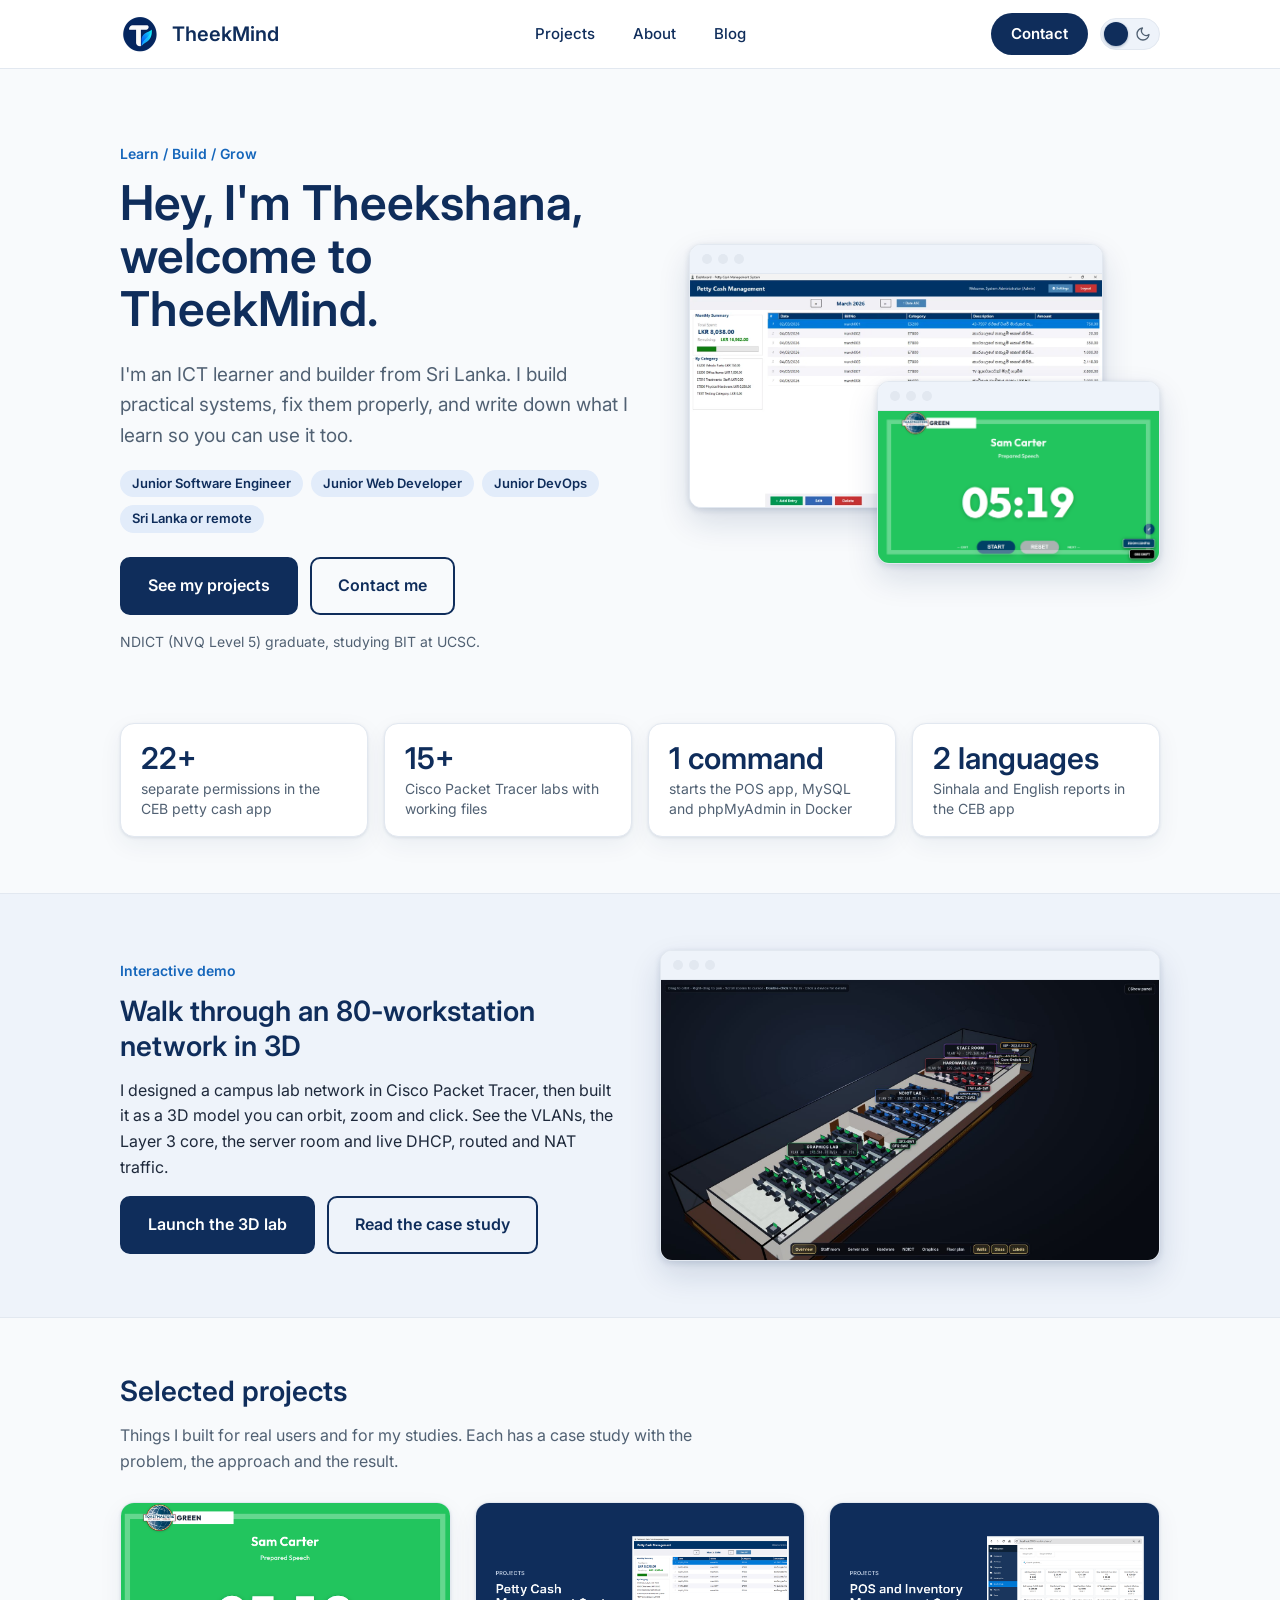
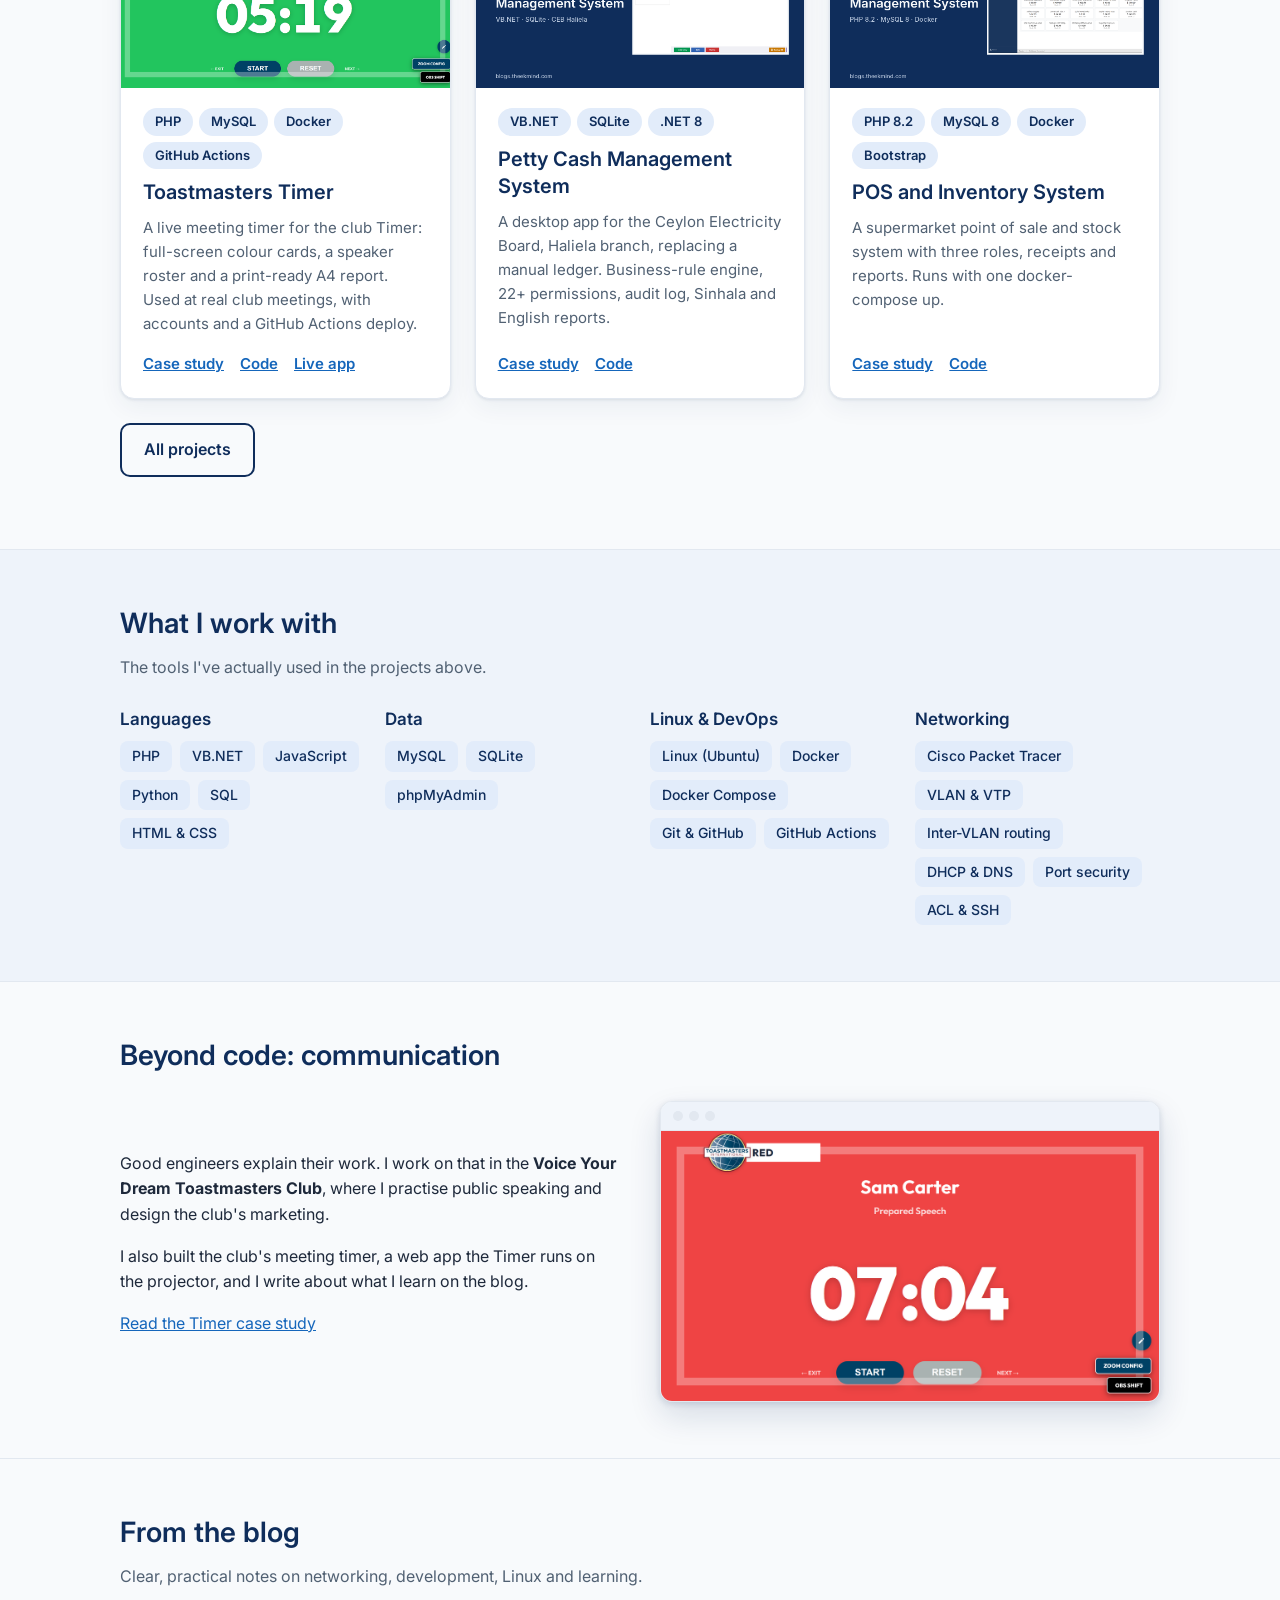
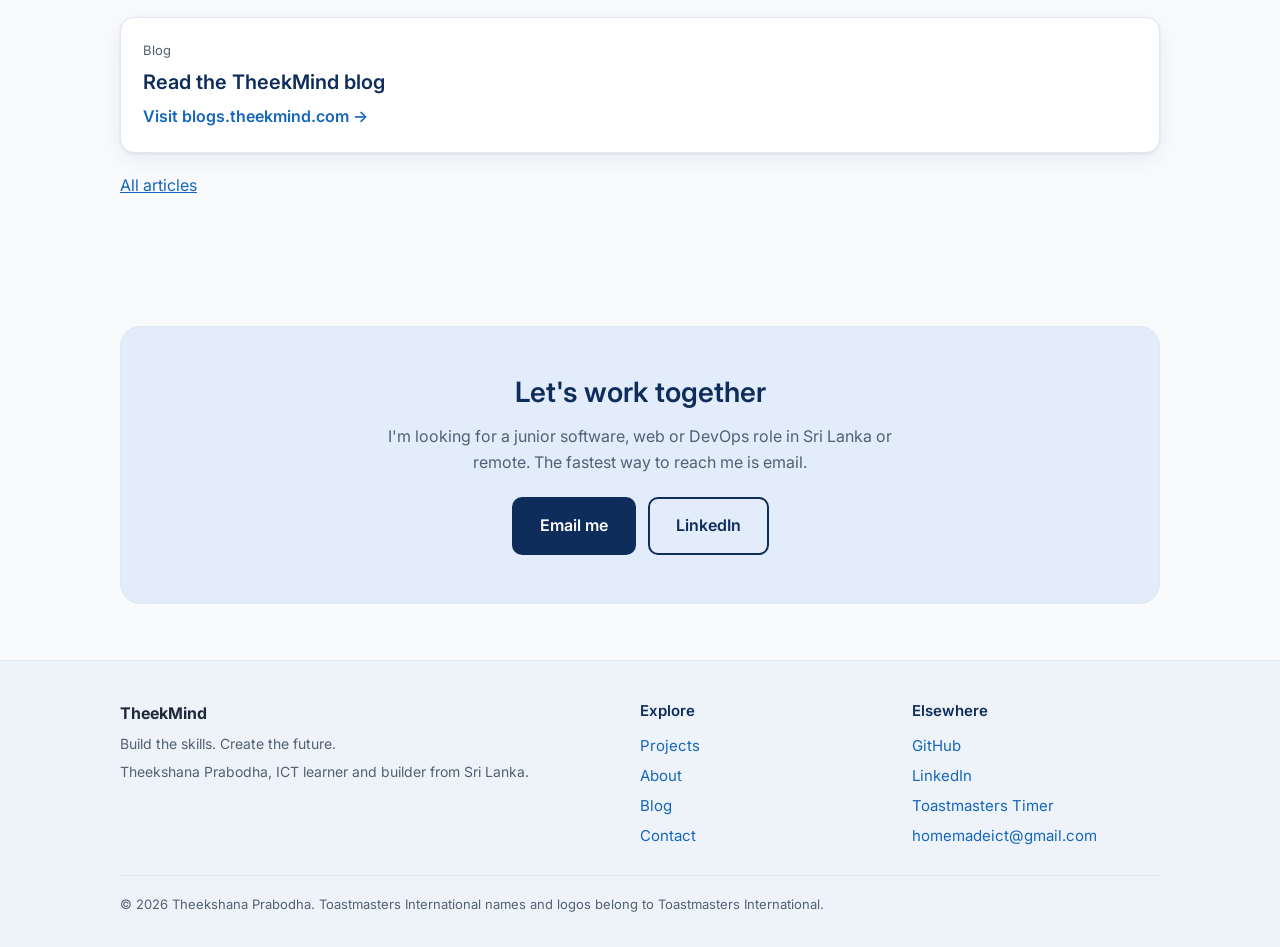
<file: docs/index.html>
<!doctype html>
<html lang="en">
<head>
<meta charset="utf-8">
<meta name="viewport" content="width=device-width,initial-scale=1">
<title>Theekshana Prabodha | TheekMind</title>
<meta name="description" content="Portfolio of Theekshana Prabodha, an ICT learner and builder from Sri Lanka: PHP, MySQL, Docker, Linux and networking projects.">
<link rel="canonical" href="https://theekmind.com/">
<link rel="icon" href="assets/favicon.ico" sizes="any">
<link rel="icon" type="image/png" sizes="32x32" href="assets/favicon-32.png">
<link rel="icon" type="image/png" sizes="16x16" href="assets/favicon-16.png">
<link rel="icon" type="image/png" sizes="96x96" href="assets/favicon-96.png">
<link rel="manifest" href="site.webmanifest">
<link rel="apple-touch-icon" href="assets/apple-touch-icon.png">
<meta property="og:type" content="website">
<meta property="og:site_name" content="TheekMind">
<meta property="og:title" content="Theekshana Prabodha | TheekMind">
<meta property="og:description" content="Portfolio of Theekshana Prabodha, an ICT learner and builder from Sri Lanka: PHP, MySQL, Docker, Linux and networking projects.">
<meta property="og:url" content="https://theekmind.com/">
<meta property="og:image" content="https://theekmind.com/assets/og-image.png">
<meta name="twitter:card" content="summary_large_image">
<meta name="theme-color" content="#0F2D5B">
<script>document.documentElement.classList.add('js');try{var t=localStorage.getItem('tm-theme');if(t)document.documentElement.setAttribute('data-theme',t)}catch(e){}</script>
<link rel="preconnect" href="https://fonts.googleapis.com">
<link rel="preconnect" href="https://fonts.gstatic.com" crossorigin>
<link rel="stylesheet" href="https://fonts.googleapis.com/css2?family=Inter:wght@400;500;600&display=swap">
<link rel="stylesheet" href="styles.css">
<script type="application/ld+json">{"@context": "https://schema.org", "@graph": [{"@type": "Person", "@id": "https://theekmind.com/#person", "name": "Theekshana Prabodha", "url": "https://theekmind.com/", "email": "homemadeict@gmail.com", "sameAs": ["https://github.com/HomemadeICT", "https://www.linkedin.com/in/theekshana-prabodha/", "https://blogs.theekmind.com", "https://tmtimer.theekmind.com"], "image": "https://theekmind.com/assets/favicon-512.png", "knowsAbout": ["PHP", "MySQL", "Docker", "Linux", "Cisco networking", "VB.NET"]}, {"@type": "WebSite", "@id": "https://theekmind.com/#website", "name": "TheekMind", "url": "https://theekmind.com/", "inLanguage": "en", "publisher": {"@id": "https://theekmind.com/#person"}}]}</script>
</head>
<body>
<a class="skip" href="#main">Skip to content</a>
<header class="site-header">
  <div class="wrap bar">
    <a class="brand" href="index.html"><img src="assets/logo-80.png" alt="" width="40" height="40">TheekMind</a>
    <nav class="nav" id="nav" aria-label="Main"><a href="projects.html">Projects</a><a href="about.html">About</a><a href="https://blogs.theekmind.com">Blog</a><a class="only-small cta-link" href="contact.html">Contact</a></nav>
    <div class="actions">
      <a class="pill" href="contact.html">Contact</a>
      <button class="switch" id="theme" type="button" role="switch" aria-checked="false" aria-label="Dark mode">
        <svg class="ico sun" viewBox="0 0 24 24" aria-hidden="true"><circle cx="12" cy="12" r="4"/><path d="M12 2v2M12 20v2M4.9 4.9l1.4 1.4M17.7 17.7l1.4 1.4M2 12h2M20 12h2M4.9 19.1l1.4-1.4M17.7 6.3l1.4-1.4"/></svg>
        <svg class="ico moon" viewBox="0 0 24 24" aria-hidden="true"><path d="M21 12.8A9 9 0 1 1 11.2 3a7 7 0 0 0 9.8 9.8z"/></svg>
        <span class="knob"></span>
      </button>
      <button class="menu-btn" id="menu" type="button" aria-label="Menu" aria-controls="nav" aria-expanded="false"><svg viewBox="0 0 24 24" aria-hidden="true"><path d="M4 7h16M4 12h16M4 17h16"/></svg></button>
    </div>
  </div>
</header>
<main id="main">
<div class="wrap"><div class="hero">
  <div>
    <span class="eyebrow">Learn / Build / Grow</span>
    <h1>Hey, I'm Theekshana, welcome to TheekMind.</h1>
    <p class="lead">I'm an ICT learner and builder from Sri Lanka. I build practical systems, fix them properly, and write down what I learn so you can use it too.</p>
    <ul class="roles"><li>Junior Software Engineer</li><li>Junior Web Developer</li><li>Junior DevOps</li><li>Sri Lanka or remote</li></ul>
    <div class="btns"><a class="btn primary lg" href="projects.html">See my projects</a><a class="btn lg" href="contact.html">Contact me</a></div>
    <p class="note">NDICT (NVQ Level 5) graduate, studying BIT at UCSC.</p>
  </div>
  <div class="collage" aria-hidden="true">
    <div class="frame back"><div class="bar"><i></i><i></i><i></i></div><img src="assets/shots/petty-dashboard.webp" alt="" width="1200" height="675"></div>
    <div class="frame front"><div class="bar"><i></i><i></i><i></i></div><img src="assets/timer/timer-green.png" alt="" width="1200" height="649"></div>
  </div>
</div></div>
<div class="wrap"><div class="stats">
  <div class="stat"><b>22+</b><span>separate permissions in the CEB petty cash app</span></div>
  <div class="stat"><b>15+</b><span>Cisco Packet Tracer labs with working files</span></div>
  <div class="stat"><b>1 command</b><span>starts the POS app, MySQL and phpMyAdmin in Docker</span></div>
  <div class="stat"><b>2 languages</b><span>Sinhala and English reports in the CEB app</span></div>
</div></div><section class="block reveal alt"><div class="wrap"><div class="split">
<div class="prose"><span class="eyebrow">Interactive demo</span><h2>Walk through an 80-workstation network in 3D</h2>
<p>I designed a campus lab network in Cisco Packet Tracer, then built it as a 3D model you can orbit, zoom and click. See the VLANs, the Layer 3 core, the server room and live DHCP, routed and NAT traffic.</p>
<div class="btns"><a class="btn primary lg" href="network-lab-80/">Launch the 3D lab</a><a class="btn lg" href="network-lab.html">Read the case study</a></div></div>
<a class="frame" href="network-lab-80/" aria-label="Launch the 3D network lab"><div class="bar"><i></i><i></i><i></i></div><img src="assets/shots/lab80-overview.jpg" alt="3D model of the 80-workstation lab network with its VLAN-coloured labs" width="1600" height="900" loading="lazy"></a>
</div></div></section><section class="block reveal"><div class="wrap"><div class="section-head"><h2>Selected projects</h2><p>Things I built for real users and for my studies. Each has a case study with the problem, the approach and the result.</p></div><div class="projects"><article class="pcard reveal" data-cats="software devops"><img src="assets/timer/timer-green.png" alt="" width="1200" height="649" loading="lazy"><div class="body"><div class="tags"><span class="chip">PHP</span><span class="chip">MySQL</span><span class="chip">Docker</span><span class="chip">GitHub Actions</span></div><h3>Toastmasters Timer</h3><p>A live meeting timer for the club Timer: full-screen colour cards, a speaker roster and a print-ready A4 report. Used at real club meetings, with accounts and a GitHub Actions deploy.</p><div class="links"><a href="timer.html">Case study</a><a href="https://github.com/HomemadeICT/toastmasters-timer">Code</a><a href="https://tmtimer.theekmind.com">Live app</a></div></div></article><article class="pcard reveal" data-cats="software"><img src="assets/covers/cover-petty-cash.png" alt="" width="1200" height="675" loading="lazy"><div class="body"><div class="tags"><span class="chip">VB.NET</span><span class="chip">SQLite</span><span class="chip">.NET 8</span></div><h3>Petty Cash Management System</h3><p>A desktop app for the Ceylon Electricity Board, Haliela branch, replacing a manual ledger. Business-rule engine, 22+ permissions, audit log, Sinhala and English reports.</p><div class="links"><a href="petty-cash.html">Case study</a><a href="https://github.com/HomemadeICT/Petty-Cash-Management-System-Standalone-Deployable-Desktop-App-">Code</a></div></div></article><article class="pcard reveal" data-cats="software devops"><img src="assets/covers/cover-pos-ims.png" alt="" width="1200" height="675" loading="lazy"><div class="body"><div class="tags"><span class="chip">PHP 8.2</span><span class="chip">MySQL 8</span><span class="chip">Docker</span><span class="chip">Bootstrap</span></div><h3>POS and Inventory System</h3><p>A supermarket point of sale and stock system with three roles, receipts and reports. Runs with one docker-compose up.</p><div class="links"><a href="pos-inventory.html">Case study</a><a href="https://github.com/HomemadeICT/NVQ-Level-5-POS-IMS">Code</a></div></div></article></div><p style="margin-top:24px"><a class="btn" href="projects.html">All projects</a></p></div></section><section class="block reveal alt"><div class="wrap"><div class="section-head"><h2>What I work with</h2><p>The tools I've actually used in the projects above.</p></div><div class="skills"><div class="skill"><h3>Languages</h3><ul><li>PHP</li><li>VB.NET</li><li>JavaScript</li><li>Python</li><li>SQL</li><li>HTML &amp; CSS</li></ul></div><div class="skill"><h3>Data</h3><ul><li>MySQL</li><li>SQLite</li><li>phpMyAdmin</li></ul></div><div class="skill"><h3>Linux & DevOps</h3><ul><li>Linux (Ubuntu)</li><li>Docker</li><li>Docker Compose</li><li>Git &amp; GitHub</li><li>GitHub Actions</li></ul></div><div class="skill"><h3>Networking</h3><ul><li>Cisco Packet Tracer</li><li>VLAN &amp; VTP</li><li>Inter-VLAN routing</li><li>DHCP &amp; DNS</li><li>Port security</li><li>ACL &amp; SSH</li></ul></div></div></div></section><section class="block reveal"><div class="wrap"><div class="section-head"><h2>Beyond code: communication</h2></div><div class="split"><div class="prose">
<p>Good engineers explain their work. I work on that in the <strong>Voice Your Dream Toastmasters Club</strong>, where I practise public speaking and design the club's marketing.</p>
<p>I also built the club's meeting timer, a web app the Timer runs on the projector, and I write about what I learn on the blog.</p>
<p><a href="timer.html">Read the Timer case study</a></p></div>
<div class="frame"><div class="bar"><i></i><i></i><i></i></div><img src="assets/timer/timer-red.png" alt="Full-screen red timer card from the Toastmasters Timer app" width="1200" height="649" loading="lazy"></div></div></div></section><section class="block reveal"><div class="wrap"><div class="section-head"><h2>From the blog</h2><p>Clear, practical notes on networking, development, Linux and learning.</p></div><div class="posts" id="latest-posts"><a class="post" href="https://blogs.theekmind.com"><span class="meta">Blog</span><h3>Read the TheekMind blog</h3><span style="color:var(--link);font-weight:600">Visit blogs.theekmind.com &rarr;</span></a></div>
<p style="margin-top:20px"><a href="https://blogs.theekmind.com">All articles</a></p></div></section><div class="wrap"><div class="cta reveal"><h2>Let's work together</h2><p>I'm looking for a junior software, web or DevOps role in Sri Lanka or remote. The fastest way to reach me is email.</p><div class="btns"><a class="btn primary lg" href="mailto:homemadeict@gmail.com">Email me</a><a class="btn lg" href="https://www.linkedin.com/in/theekshana-prabodha/">LinkedIn</a></div></div></div>
</main>
<footer class="site-footer">
  <div class="wrap">
    <div><strong>TheekMind</strong><p>Build the skills. Create the future.</p><p>Theekshana Prabodha, ICT learner and builder from Sri Lanka.</p></div>
    <div><h3>Explore</h3><a href="projects.html">Projects</a><a href="about.html">About</a><a href="https://blogs.theekmind.com">Blog</a><a href="contact.html">Contact</a></div>
    <div><h3>Elsewhere</h3><a href="https://github.com/HomemadeICT">GitHub</a><a href="https://www.linkedin.com/in/theekshana-prabodha/">LinkedIn</a><a href="https://tmtimer.theekmind.com">Toastmasters Timer</a><a href="mailto:homemadeict@gmail.com">homemadeict@gmail.com</a></div>
    <div class="legal">&copy; 2026 Theekshana Prabodha. Toastmasters International names and logos belong to Toastmasters International.</div>
  </div>
</footer>
<script src="site.js" defer></script>
</body>
</html>
</file>
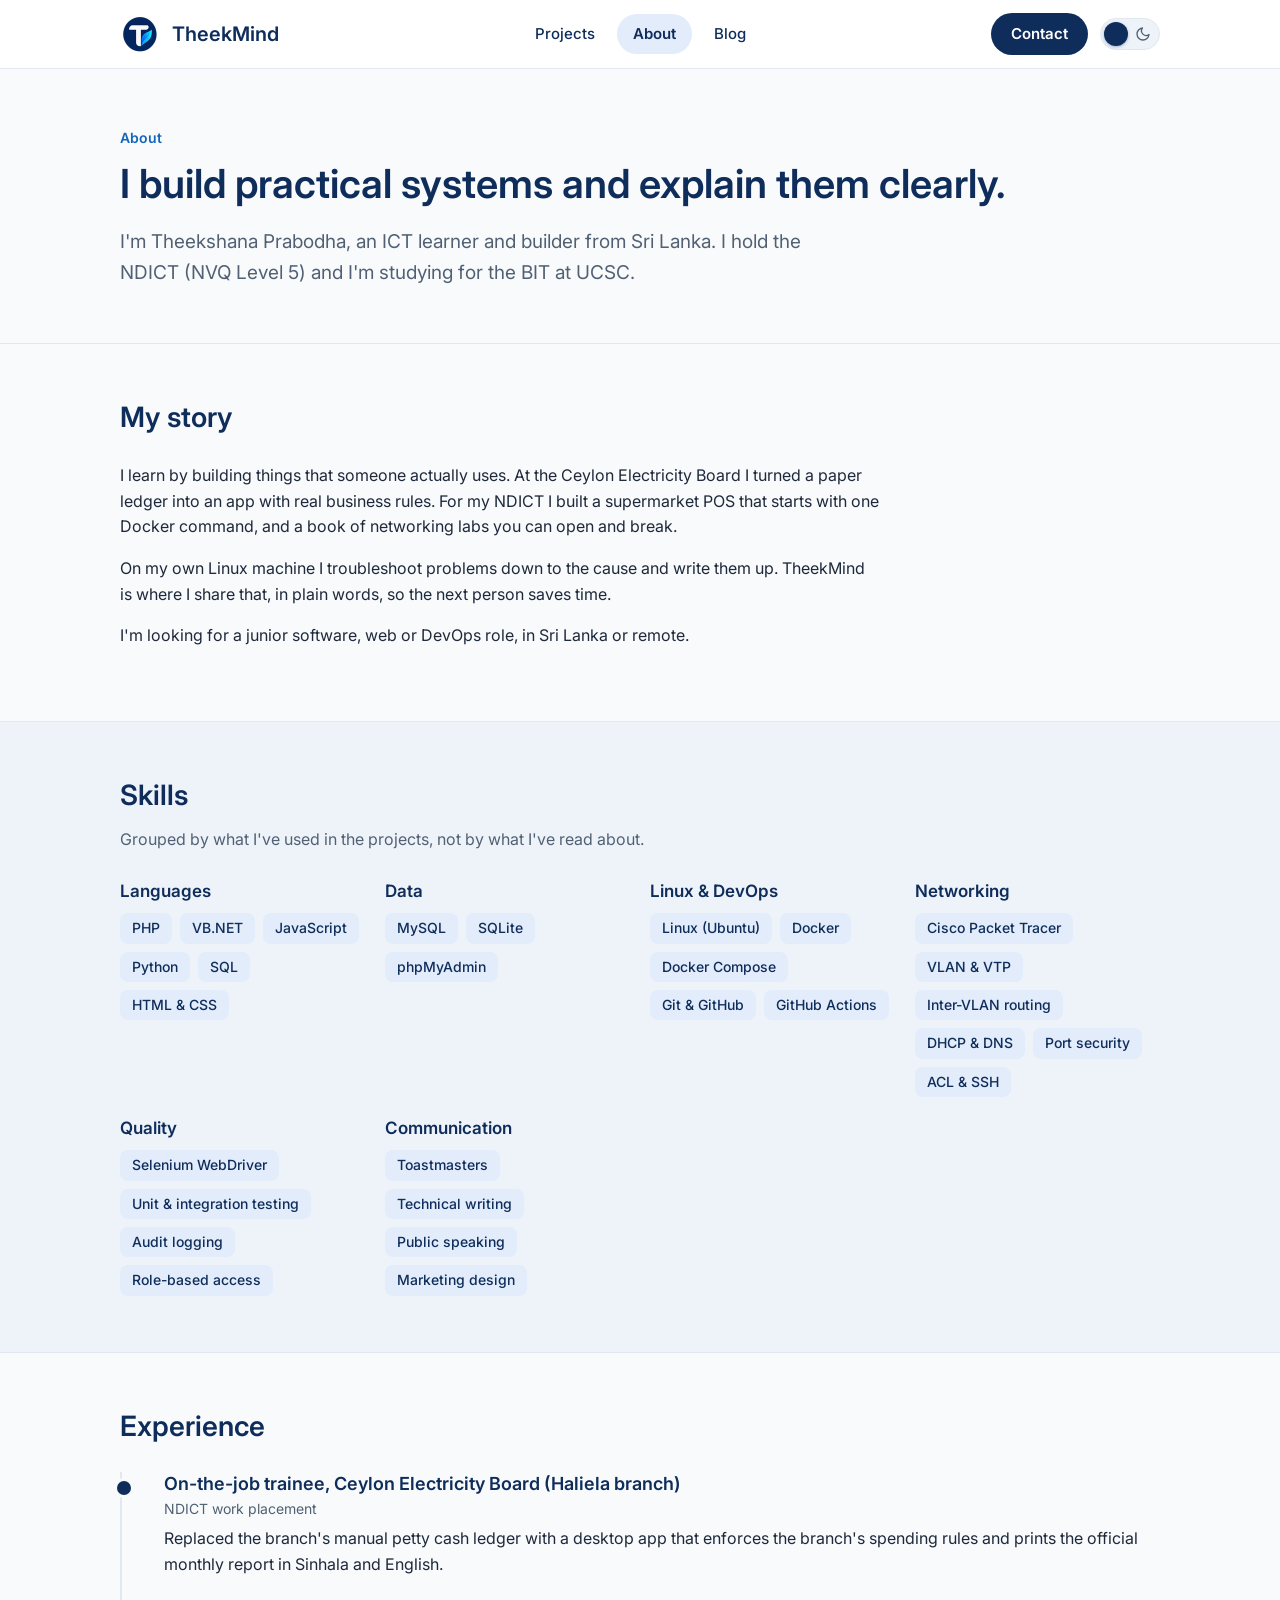
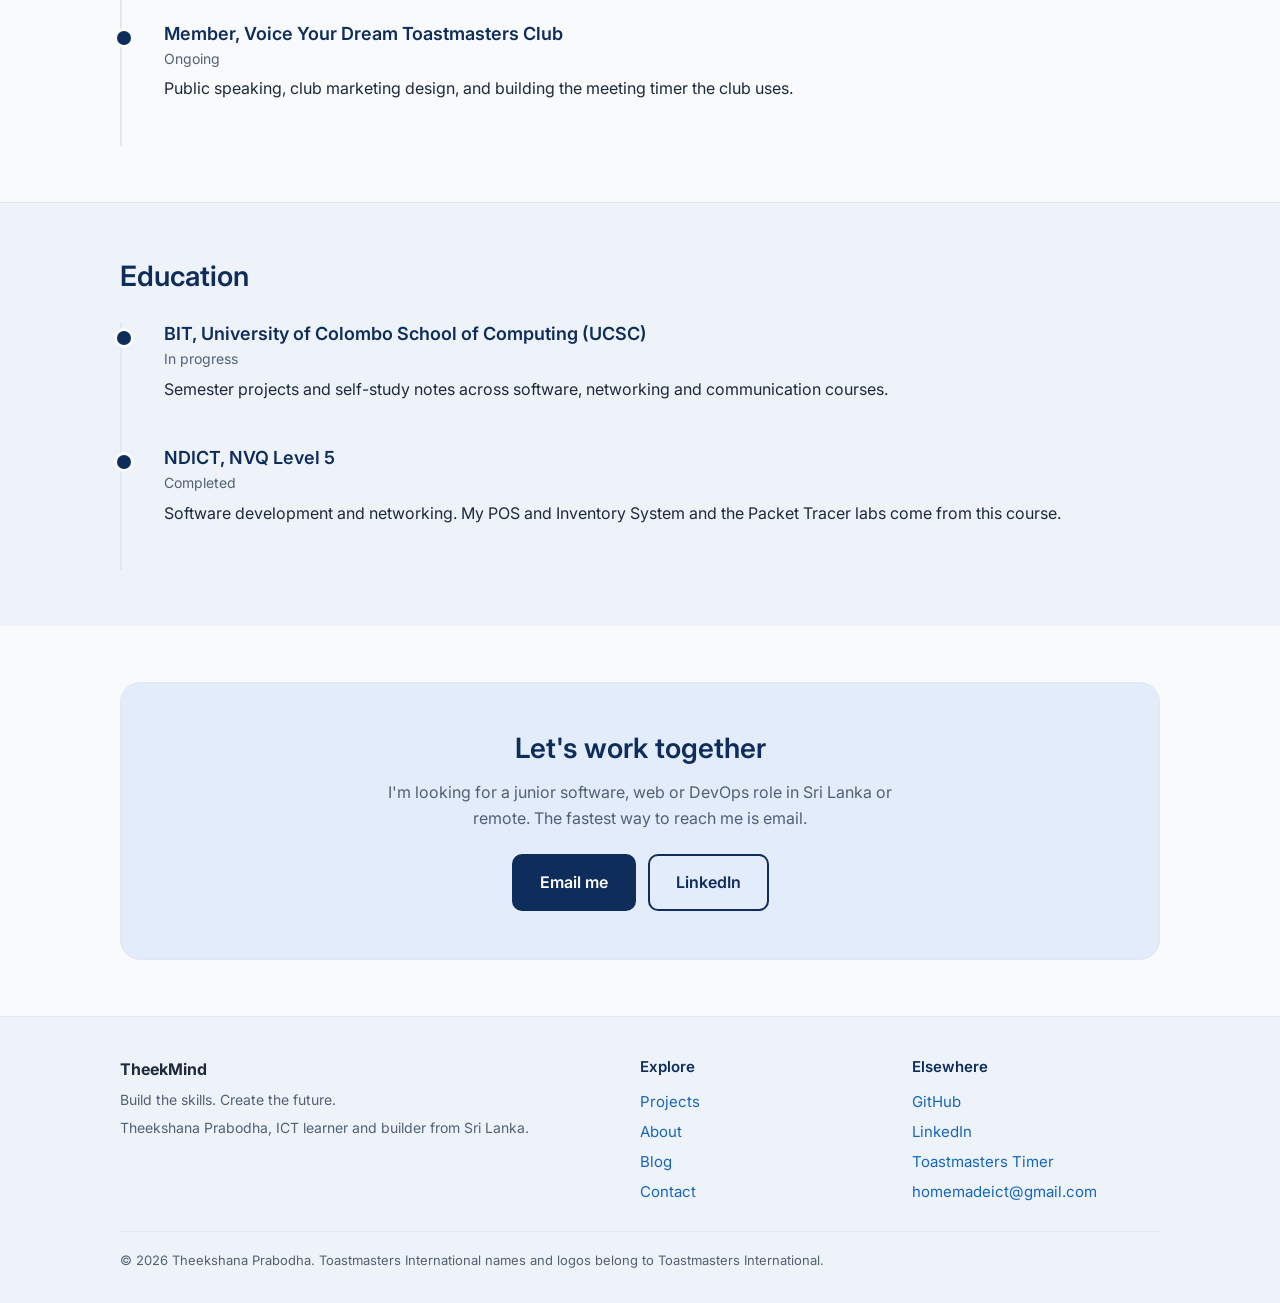
<file: docs/about.html>
<!doctype html>
<html lang="en">
<head>
<meta charset="utf-8">
<meta name="viewport" content="width=device-width,initial-scale=1">
<title>About | TheekMind</title>
<meta name="description" content="About Theekshana Prabodha: NDICT graduate, BIT student at UCSC, builder of practical PHP, VB.NET, Docker and networking projects.">
<link rel="canonical" href="https://theekmind.com/about.html">
<link rel="icon" href="assets/favicon.ico" sizes="any">
<link rel="icon" type="image/png" sizes="32x32" href="assets/favicon-32.png">
<link rel="icon" type="image/png" sizes="16x16" href="assets/favicon-16.png">
<link rel="icon" type="image/png" sizes="96x96" href="assets/favicon-96.png">
<link rel="manifest" href="site.webmanifest">
<link rel="apple-touch-icon" href="assets/apple-touch-icon.png">
<meta property="og:type" content="website">
<meta property="og:site_name" content="TheekMind">
<meta property="og:title" content="About | TheekMind">
<meta property="og:description" content="About Theekshana Prabodha: NDICT graduate, BIT student at UCSC, builder of practical PHP, VB.NET, Docker and networking projects.">
<meta property="og:url" content="https://theekmind.com/about.html">
<meta property="og:image" content="https://theekmind.com/assets/og-image.png">
<meta name="twitter:card" content="summary_large_image">
<meta name="theme-color" content="#0F2D5B">
<script>document.documentElement.classList.add('js');try{var t=localStorage.getItem('tm-theme');if(t)document.documentElement.setAttribute('data-theme',t)}catch(e){}</script>
<link rel="preconnect" href="https://fonts.googleapis.com">
<link rel="preconnect" href="https://fonts.gstatic.com" crossorigin>
<link rel="stylesheet" href="https://fonts.googleapis.com/css2?family=Inter:wght@400;500;600&display=swap">
<link rel="stylesheet" href="styles.css">

</head>
<body>
<a class="skip" href="#main">Skip to content</a>
<header class="site-header">
  <div class="wrap bar">
    <a class="brand" href="index.html"><img src="assets/logo-80.png" alt="" width="40" height="40">TheekMind</a>
    <nav class="nav" id="nav" aria-label="Main"><a href="projects.html">Projects</a><a href="about.html" aria-current="page">About</a><a href="https://blogs.theekmind.com">Blog</a><a class="only-small cta-link" href="contact.html">Contact</a></nav>
    <div class="actions">
      <a class="pill" href="contact.html">Contact</a>
      <button class="switch" id="theme" type="button" role="switch" aria-checked="false" aria-label="Dark mode">
        <svg class="ico sun" viewBox="0 0 24 24" aria-hidden="true"><circle cx="12" cy="12" r="4"/><path d="M12 2v2M12 20v2M4.9 4.9l1.4 1.4M17.7 17.7l1.4 1.4M2 12h2M20 12h2M4.9 19.1l1.4-1.4M17.7 6.3l1.4-1.4"/></svg>
        <svg class="ico moon" viewBox="0 0 24 24" aria-hidden="true"><path d="M21 12.8A9 9 0 1 1 11.2 3a7 7 0 0 0 9.8 9.8z"/></svg>
        <span class="knob"></span>
      </button>
      <button class="menu-btn" id="menu" type="button" aria-label="Menu" aria-controls="nav" aria-expanded="false"><svg viewBox="0 0 24 24" aria-hidden="true"><path d="M4 7h16M4 12h16M4 17h16"/></svg></button>
    </div>
  </div>
</header>
<main id="main">
<div class="wrap"><div class="cs-hero" style="padding-top:56px"><span class="eyebrow">About</span><h1>I build practical systems and explain them clearly.</h1>
<p class="lead">I'm Theekshana Prabodha, an ICT learner and builder from Sri Lanka. I hold the NDICT (NVQ Level 5) and I'm studying for the BIT at UCSC.</p></div></div><section class="block reveal"><div class="wrap"><div class="section-head"><h2>My story</h2></div><div class="prose"><p>I learn by building things that someone actually uses. At the Ceylon Electricity Board I turned a paper ledger into an app with real business rules. For my NDICT I built a supermarket POS that starts with one Docker command, and a book of networking labs you can open and break.</p>
<p>On my own Linux machine I troubleshoot problems down to the cause and write them up. TheekMind is where I share that, in plain words, so the next person saves time.</p>
<p>I'm looking for a junior software, web or DevOps role, in Sri Lanka or remote.</p></div></div></section><section class="block reveal alt"><div class="wrap"><div class="section-head"><h2>Skills</h2><p>Grouped by what I've used in the projects, not by what I've read about.</p></div><div class="skills"><div class="skill"><h3>Languages</h3><ul><li>PHP</li><li>VB.NET</li><li>JavaScript</li><li>Python</li><li>SQL</li><li>HTML &amp; CSS</li></ul></div><div class="skill"><h3>Data</h3><ul><li>MySQL</li><li>SQLite</li><li>phpMyAdmin</li></ul></div><div class="skill"><h3>Linux & DevOps</h3><ul><li>Linux (Ubuntu)</li><li>Docker</li><li>Docker Compose</li><li>Git &amp; GitHub</li><li>GitHub Actions</li></ul></div><div class="skill"><h3>Networking</h3><ul><li>Cisco Packet Tracer</li><li>VLAN &amp; VTP</li><li>Inter-VLAN routing</li><li>DHCP &amp; DNS</li><li>Port security</li><li>ACL &amp; SSH</li></ul></div><div class="skill"><h3>Quality</h3><ul><li>Selenium WebDriver</li><li>Unit &amp; integration testing</li><li>Audit logging</li><li>Role-based access</li></ul></div><div class="skill"><h3>Communication</h3><ul><li>Toastmasters</li><li>Technical writing</li><li>Public speaking</li><li>Marketing design</li></ul></div></div></div></section><section class="block reveal"><div class="wrap"><div class="section-head"><h2>Experience</h2></div><ul class="timeline">
<li><h3>On-the-job trainee, Ceylon Electricity Board (Haliela branch)</h3><span class="when">NDICT work placement</span>
<p>Replaced the branch's manual petty cash ledger with a desktop app that enforces the branch's spending rules and prints the official monthly report in Sinhala and English.</p></li>
<li><h3>Member, Voice Your Dream Toastmasters Club</h3><span class="when">Ongoing</span>
<p>Public speaking, club marketing design, and building the meeting timer the club uses.</p></li>
</ul></div></section><section class="block reveal alt"><div class="wrap"><div class="section-head"><h2>Education</h2></div><ul class="timeline">
<li><h3>BIT, University of Colombo School of Computing (UCSC)</h3><span class="when">In progress</span>
<p>Semester projects and self-study notes across software, networking and communication courses.</p></li>
<li><h3>NDICT, NVQ Level 5</h3><span class="when">Completed</span>
<p>Software development and networking. My POS and Inventory System and the Packet Tracer labs come from this course.</p></li>
</ul></div></section><div class="wrap"><div class="cta reveal"><h2>Let's work together</h2><p>I'm looking for a junior software, web or DevOps role in Sri Lanka or remote. The fastest way to reach me is email.</p><div class="btns"><a class="btn primary lg" href="mailto:homemadeict@gmail.com">Email me</a><a class="btn lg" href="https://www.linkedin.com/in/theekshana-prabodha/">LinkedIn</a></div></div></div>
</main>
<footer class="site-footer">
  <div class="wrap">
    <div><strong>TheekMind</strong><p>Build the skills. Create the future.</p><p>Theekshana Prabodha, ICT learner and builder from Sri Lanka.</p></div>
    <div><h3>Explore</h3><a href="projects.html">Projects</a><a href="about.html">About</a><a href="https://blogs.theekmind.com">Blog</a><a href="contact.html">Contact</a></div>
    <div><h3>Elsewhere</h3><a href="https://github.com/HomemadeICT">GitHub</a><a href="https://www.linkedin.com/in/theekshana-prabodha/">LinkedIn</a><a href="https://tmtimer.theekmind.com">Toastmasters Timer</a><a href="mailto:homemadeict@gmail.com">homemadeict@gmail.com</a></div>
    <div class="legal">&copy; 2026 Theekshana Prabodha. Toastmasters International names and logos belong to Toastmasters International.</div>
  </div>
</footer>
<script src="site.js" defer></script>
</body>
</html>
</file>
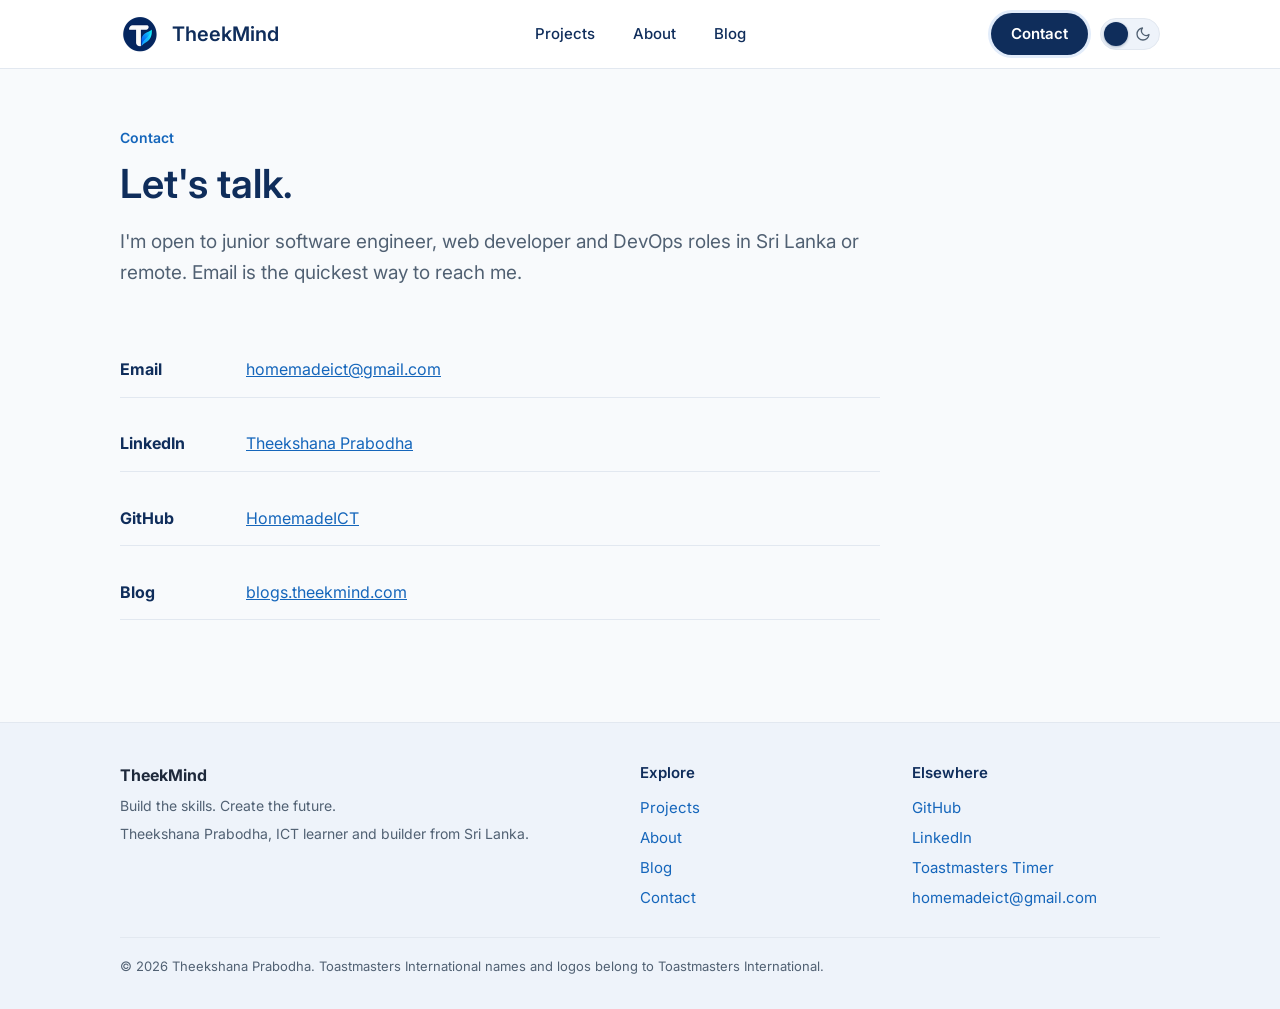
<file: docs/contact.html>
<!doctype html>
<html lang="en">
<head>
<meta charset="utf-8">
<meta name="viewport" content="width=device-width,initial-scale=1">
<title>Contact | TheekMind</title>
<meta name="description" content="Contact Theekshana Prabodha for junior software, web or DevOps roles.">
<link rel="canonical" href="https://theekmind.com/contact.html">
<link rel="icon" href="assets/favicon.ico" sizes="any">
<link rel="icon" type="image/png" sizes="32x32" href="assets/favicon-32.png">
<link rel="icon" type="image/png" sizes="16x16" href="assets/favicon-16.png">
<link rel="icon" type="image/png" sizes="96x96" href="assets/favicon-96.png">
<link rel="manifest" href="site.webmanifest">
<link rel="apple-touch-icon" href="assets/apple-touch-icon.png">
<meta property="og:type" content="website">
<meta property="og:site_name" content="TheekMind">
<meta property="og:title" content="Contact | TheekMind">
<meta property="og:description" content="Contact Theekshana Prabodha for junior software, web or DevOps roles.">
<meta property="og:url" content="https://theekmind.com/contact.html">
<meta property="og:image" content="https://theekmind.com/assets/og-image.png">
<meta name="twitter:card" content="summary_large_image">
<meta name="theme-color" content="#0F2D5B">
<script>document.documentElement.classList.add('js');try{var t=localStorage.getItem('tm-theme');if(t)document.documentElement.setAttribute('data-theme',t)}catch(e){}</script>
<link rel="preconnect" href="https://fonts.googleapis.com">
<link rel="preconnect" href="https://fonts.gstatic.com" crossorigin>
<link rel="stylesheet" href="https://fonts.googleapis.com/css2?family=Inter:wght@400;500;600&display=swap">
<link rel="stylesheet" href="styles.css">

</head>
<body>
<a class="skip" href="#main">Skip to content</a>
<header class="site-header">
  <div class="wrap bar">
    <a class="brand" href="index.html"><img src="assets/logo-80.png" alt="" width="40" height="40">TheekMind</a>
    <nav class="nav" id="nav" aria-label="Main"><a href="projects.html">Projects</a><a href="about.html">About</a><a href="https://blogs.theekmind.com">Blog</a><a class="only-small cta-link" href="contact.html">Contact</a></nav>
    <div class="actions">
      <a class="pill" href="contact.html" aria-current="page">Contact</a>
      <button class="switch" id="theme" type="button" role="switch" aria-checked="false" aria-label="Dark mode">
        <svg class="ico sun" viewBox="0 0 24 24" aria-hidden="true"><circle cx="12" cy="12" r="4"/><path d="M12 2v2M12 20v2M4.9 4.9l1.4 1.4M17.7 17.7l1.4 1.4M2 12h2M20 12h2M4.9 19.1l1.4-1.4M17.7 6.3l1.4-1.4"/></svg>
        <svg class="ico moon" viewBox="0 0 24 24" aria-hidden="true"><path d="M21 12.8A9 9 0 1 1 11.2 3a7 7 0 0 0 9.8 9.8z"/></svg>
        <span class="knob"></span>
      </button>
      <button class="menu-btn" id="menu" type="button" aria-label="Menu" aria-controls="nav" aria-expanded="false"><svg viewBox="0 0 24 24" aria-hidden="true"><path d="M4 7h16M4 12h16M4 17h16"/></svg></button>
    </div>
  </div>
</header>
<main id="main">
<div class="wrap"><div class="cs-hero" style="padding-top:56px"><span class="eyebrow">Contact</span><h1>Let's talk.</h1>
<p class="lead">I'm open to junior software engineer, web developer and DevOps roles in Sri Lanka or remote. Email is the quickest way to reach me.</p></div></div>
<section class="block" style="border-top:0;padding-top:0"><div class="wrap"><div class="prose"><ul class="contact-list">
<li><b>Email</b><a href="mailto:homemadeict@gmail.com">homemadeict@gmail.com</a></li>
<li><b>LinkedIn</b><a href="https://www.linkedin.com/in/theekshana-prabodha/">Theekshana Prabodha</a></li>
<li><b>GitHub</b><a href="https://github.com/HomemadeICT">HomemadeICT</a></li>
<li><b>Blog</b><a href="https://blogs.theekmind.com">blogs.theekmind.com</a></li>
</ul></div></div></section>
</main>
<footer class="site-footer">
  <div class="wrap">
    <div><strong>TheekMind</strong><p>Build the skills. Create the future.</p><p>Theekshana Prabodha, ICT learner and builder from Sri Lanka.</p></div>
    <div><h3>Explore</h3><a href="projects.html">Projects</a><a href="about.html">About</a><a href="https://blogs.theekmind.com">Blog</a><a href="contact.html">Contact</a></div>
    <div><h3>Elsewhere</h3><a href="https://github.com/HomemadeICT">GitHub</a><a href="https://www.linkedin.com/in/theekshana-prabodha/">LinkedIn</a><a href="https://tmtimer.theekmind.com">Toastmasters Timer</a><a href="mailto:homemadeict@gmail.com">homemadeict@gmail.com</a></div>
    <div class="legal">&copy; 2026 Theekshana Prabodha. Toastmasters International names and logos belong to Toastmasters International.</div>
  </div>
</footer>
<script src="site.js" defer></script>
</body>
</html>
</file>
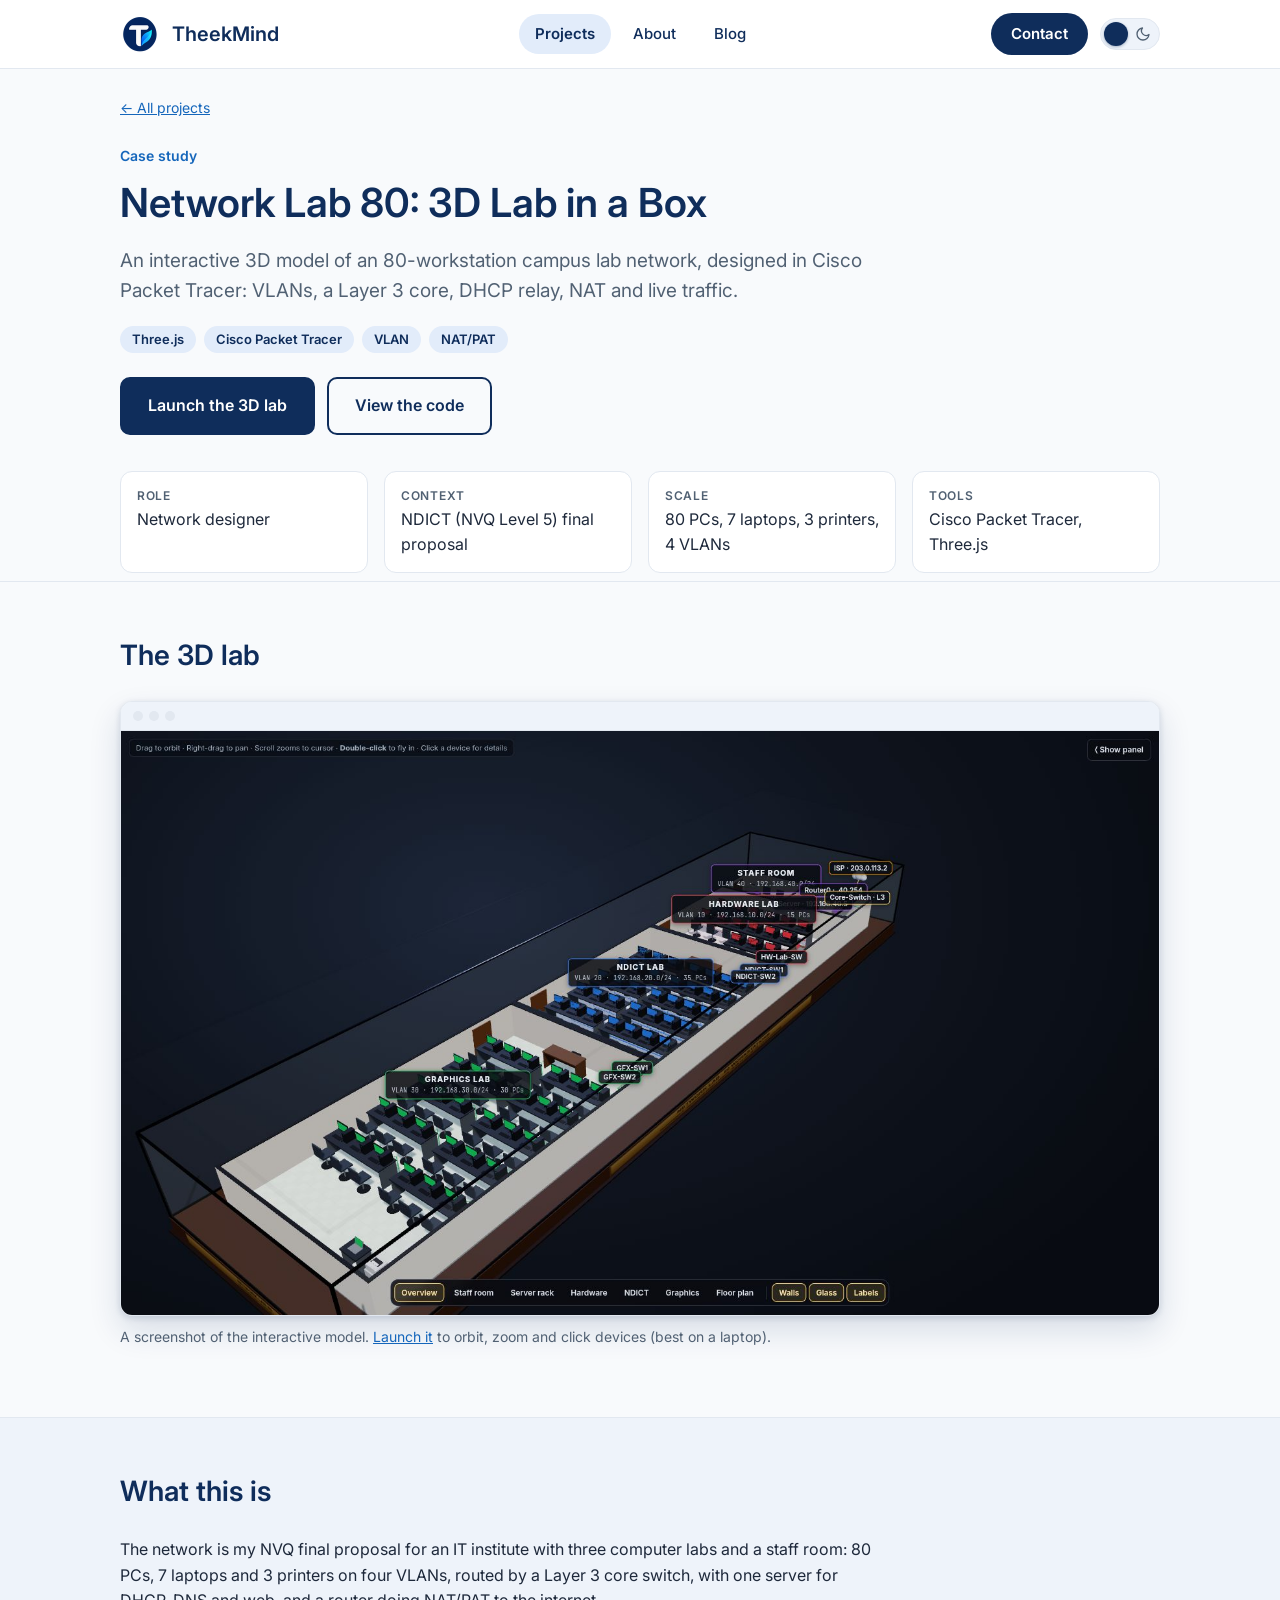
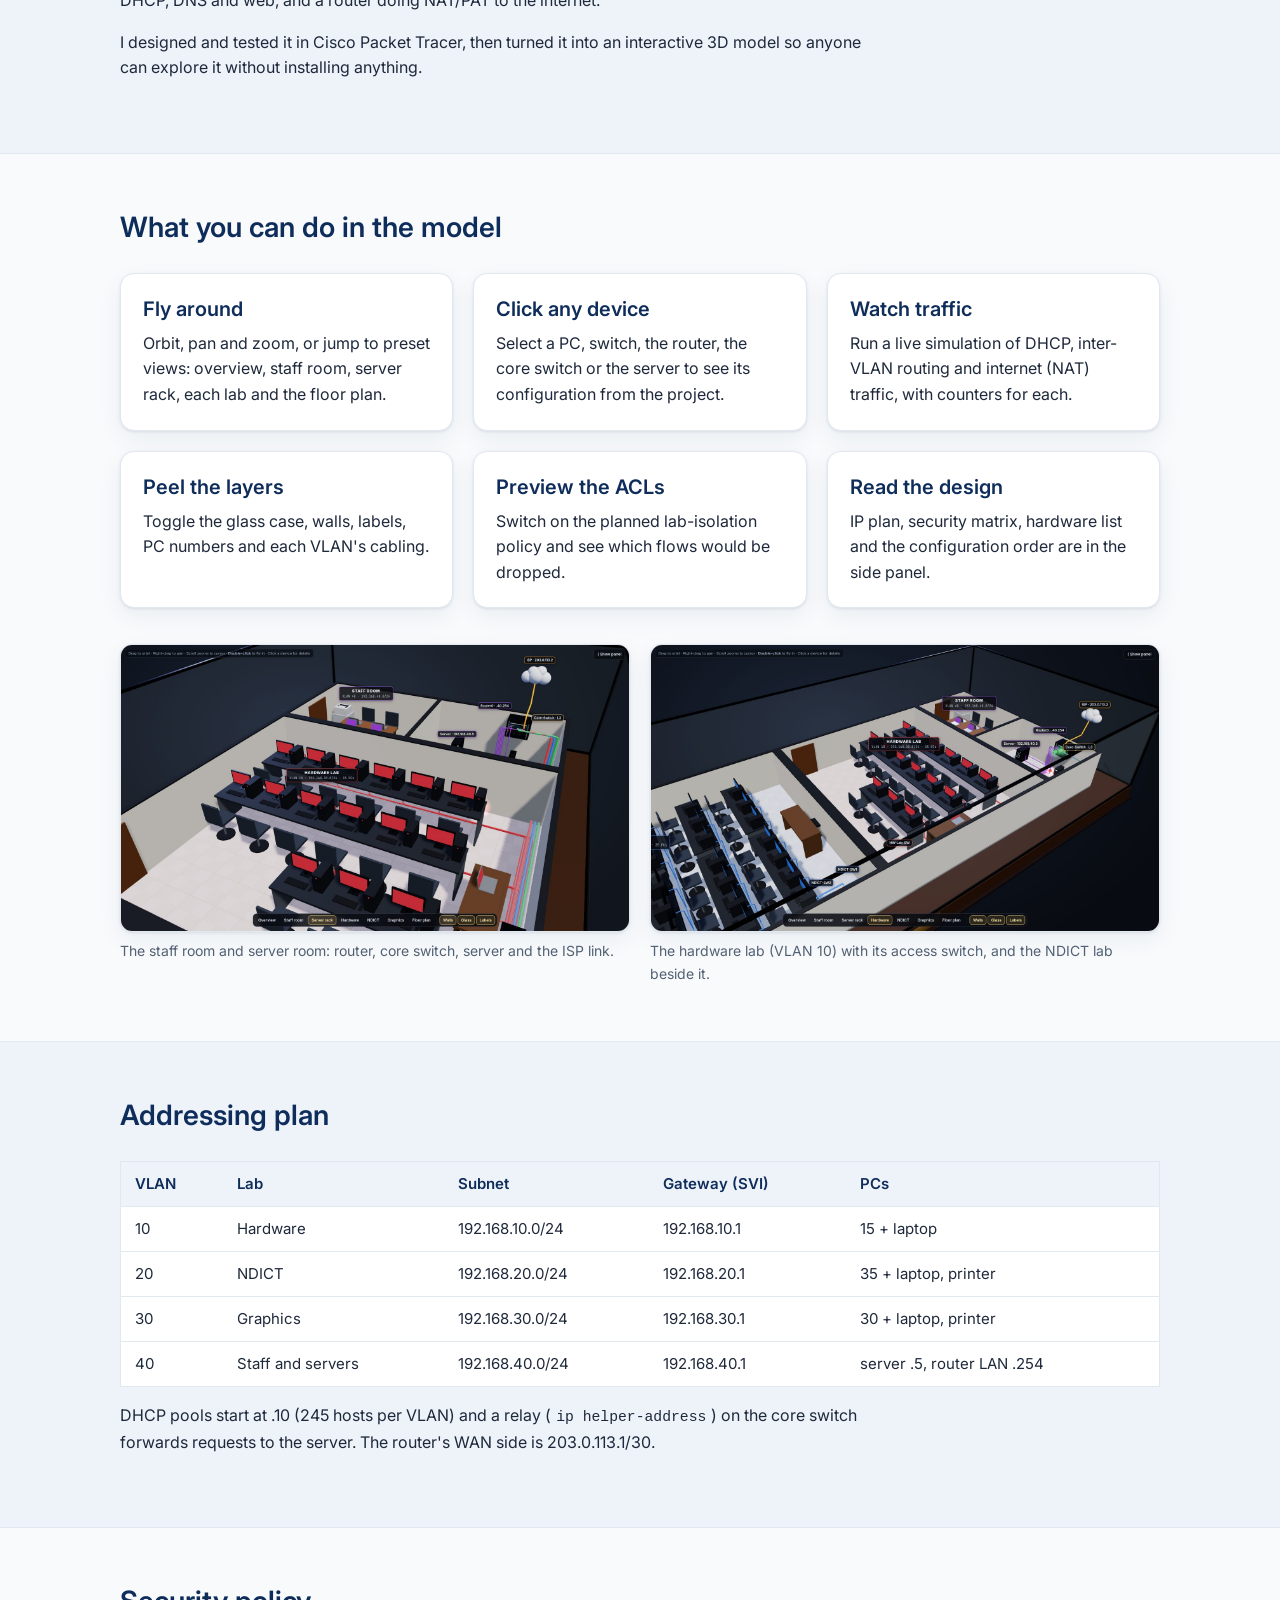
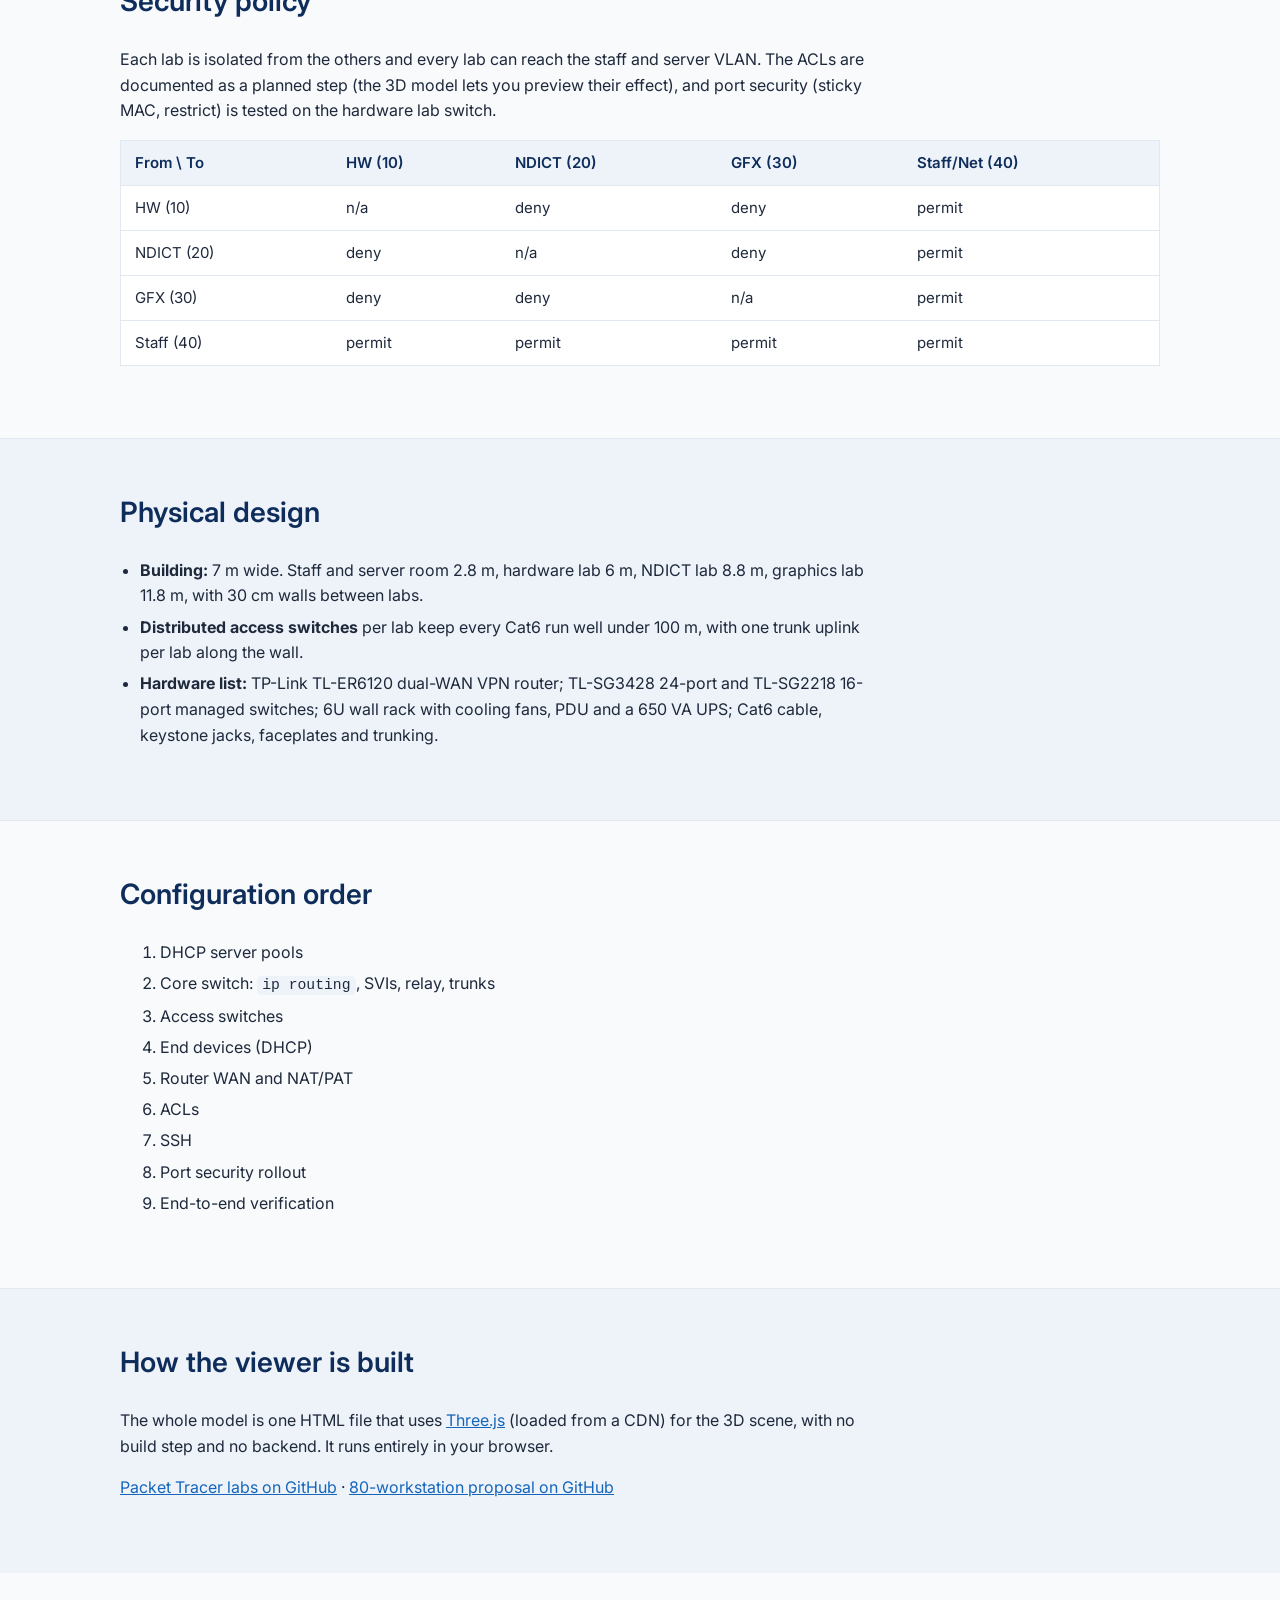
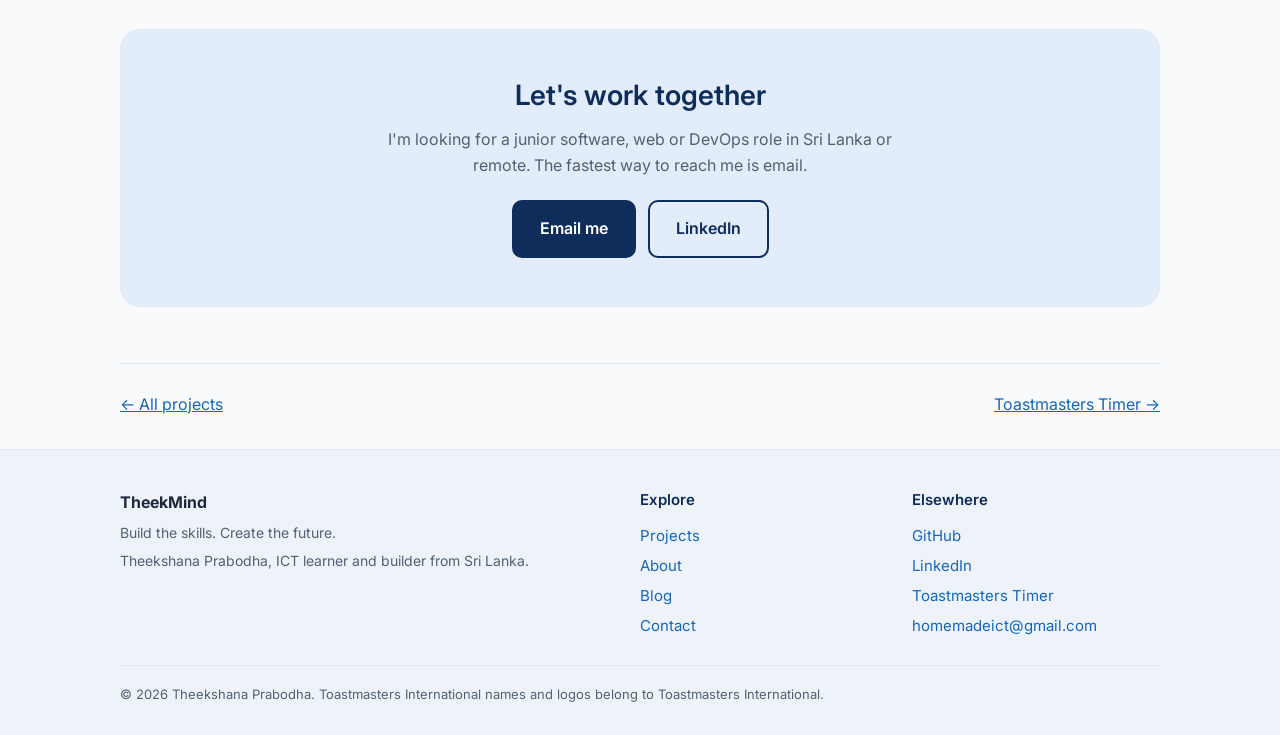
<file: docs/network-lab.html>
<!doctype html>
<html lang="en">
<head>
<meta charset="utf-8">
<meta name="viewport" content="width=device-width,initial-scale=1">
<title>Network Lab 80: 3D Lab in a Box | TheekMind</title>
<meta name="description" content="Interactive 3D model of an 80-workstation campus lab network: VLANs, Layer 3 core switching, DHCP relay, NAT and live packet animation.">
<link rel="canonical" href="https://theekmind.com/network-lab.html">
<link rel="icon" href="assets/favicon.ico" sizes="any">
<link rel="icon" type="image/png" sizes="32x32" href="assets/favicon-32.png">
<link rel="icon" type="image/png" sizes="16x16" href="assets/favicon-16.png">
<link rel="icon" type="image/png" sizes="96x96" href="assets/favicon-96.png">
<link rel="manifest" href="site.webmanifest">
<link rel="apple-touch-icon" href="assets/apple-touch-icon.png">
<meta property="og:type" content="website">
<meta property="og:site_name" content="TheekMind">
<meta property="og:title" content="Network Lab 80: 3D Lab in a Box | TheekMind">
<meta property="og:description" content="Interactive 3D model of an 80-workstation campus lab network: VLANs, Layer 3 core switching, DHCP relay, NAT and live packet animation.">
<meta property="og:url" content="https://theekmind.com/network-lab.html">
<meta property="og:image" content="https://theekmind.com/assets/og-image.png">
<meta name="twitter:card" content="summary_large_image">
<meta name="theme-color" content="#0F2D5B">
<script>document.documentElement.classList.add('js');try{var t=localStorage.getItem('tm-theme');if(t)document.documentElement.setAttribute('data-theme',t)}catch(e){}</script>
<link rel="preconnect" href="https://fonts.googleapis.com">
<link rel="preconnect" href="https://fonts.gstatic.com" crossorigin>
<link rel="stylesheet" href="https://fonts.googleapis.com/css2?family=Inter:wght@400;500;600&display=swap">
<link rel="stylesheet" href="styles.css">

</head>
<body>
<a class="skip" href="#main">Skip to content</a>
<header class="site-header">
  <div class="wrap bar">
    <a class="brand" href="index.html"><img src="assets/logo-80.png" alt="" width="40" height="40">TheekMind</a>
    <nav class="nav" id="nav" aria-label="Main"><a href="projects.html" aria-current="page">Projects</a><a href="about.html">About</a><a href="https://blogs.theekmind.com">Blog</a><a class="only-small cta-link" href="contact.html">Contact</a></nav>
    <div class="actions">
      <a class="pill" href="contact.html">Contact</a>
      <button class="switch" id="theme" type="button" role="switch" aria-checked="false" aria-label="Dark mode">
        <svg class="ico sun" viewBox="0 0 24 24" aria-hidden="true"><circle cx="12" cy="12" r="4"/><path d="M12 2v2M12 20v2M4.9 4.9l1.4 1.4M17.7 17.7l1.4 1.4M2 12h2M20 12h2M4.9 19.1l1.4-1.4M17.7 6.3l1.4-1.4"/></svg>
        <svg class="ico moon" viewBox="0 0 24 24" aria-hidden="true"><path d="M21 12.8A9 9 0 1 1 11.2 3a7 7 0 0 0 9.8 9.8z"/></svg>
        <span class="knob"></span>
      </button>
      <button class="menu-btn" id="menu" type="button" aria-label="Menu" aria-controls="nav" aria-expanded="false"><svg viewBox="0 0 24 24" aria-hidden="true"><path d="M4 7h16M4 12h16M4 17h16"/></svg></button>
    </div>
  </div>
</header>
<main id="main">
<div class="wrap"><p class="crumbs"><a href="projects.html">&larr; All projects</a></p>
<div class="cs-hero"><span class="eyebrow">Case study</span><h1>Network Lab 80: 3D Lab in a Box</h1><p class="lead">An interactive 3D model of an 80-workstation campus lab network, designed in Cisco Packet Tracer: VLANs, a Layer 3 core, DHCP relay, NAT and live traffic.</p><ul class="roles"><li>Three.js</li><li>Cisco Packet Tracer</li><li>VLAN</li><li>NAT/PAT</li></ul>
<div class="btns"><a class="btn primary lg" href="network-lab-80/">Launch the 3D lab</a><a class="btn lg" href="https://github.com/HomemadeICT/LAN-Proposal-Project">View the code</a></div></div>
<ul class="facts"><li><b>Role</b>Network designer</li><li><b>Context</b>NDICT (NVQ Level 5) final proposal</li><li><b>Scale</b>80 PCs, 7 laptops, 3 printers, 4 VLANs</li><li><b>Tools</b>Cisco Packet Tracer, Three.js</li></ul></div><section class="block reveal"><div class="wrap"><div class="section-head"><h2>The 3D lab</h2></div><div class="frame"><div class="bar"><i></i><i></i><i></i></div><img src="assets/shots/lab80-overview.jpg" alt="3D overview of the lab: four rooms, VLAN-coloured PCs and the cabling" width="1600" height="900" loading="lazy"></div>
<p class="small" style="margin-top:10px">A screenshot of the interactive model. <a href="network-lab-80/">Launch it</a> to orbit, zoom and click devices (best on a laptop).</p></div></section><section class="block reveal alt"><div class="wrap"><div class="section-head"><h2>What this is</h2></div><div class="prose"><p>The network is my NVQ final proposal for an IT institute with three computer labs and a staff room: 80 PCs, 7 laptops and 3 printers on four VLANs, routed by a Layer 3 core switch, with one server for DHCP, DNS and web, and a router doing NAT/PAT to the internet.</p>
<p>I designed and tested it in Cisco Packet Tracer, then turned it into an interactive 3D model so anyone can explore it without installing anything.</p></div></div></section><section class="block reveal"><div class="wrap"><div class="section-head"><h2>What you can do in the model</h2></div><div class="grid cols-3">
<div class="card"><h3>Fly around</h3><p>Orbit, pan and zoom, or jump to preset views: overview, staff room, server rack, each lab and the floor plan.</p></div>
<div class="card"><h3>Click any device</h3><p>Select a PC, switch, the router, the core switch or the server to see its configuration from the project.</p></div>
<div class="card"><h3>Watch traffic</h3><p>Run a live simulation of DHCP, inter-VLAN routing and internet (NAT) traffic, with counters for each.</p></div>
<div class="card"><h3>Peel the layers</h3><p>Toggle the glass case, walls, labels, PC numbers and each VLAN's cabling.</p></div>
<div class="card"><h3>Preview the ACLs</h3><p>Switch on the planned lab-isolation policy and see which flows would be dropped.</p></div>
<div class="card"><h3>Read the design</h3><p>IP plan, security matrix, hardware list and the configuration order are in the side panel.</p></div></div><div style="height:28px"></div><div class="gallery"><figure><img src="assets/shots/lab80-staff-server.jpg" alt="Staff room and server room" width="1600" height="900" loading="lazy"><figcaption>The staff room and server room: router, core switch, server and the ISP link.</figcaption></figure><figure><img src="assets/shots/lab80-hardware.jpg" alt="Hardware lab and NDICT lab" width="1600" height="900" loading="lazy"><figcaption>The hardware lab (VLAN 10) with its access switch, and the NDICT lab beside it.</figcaption></figure></div></div></section><section class="block reveal alt"><div class="wrap"><div class="section-head"><h2>Addressing plan</h2></div><div class="tablewrap"><table><thead><tr><th>VLAN</th><th>Lab</th><th>Subnet</th><th>Gateway (SVI)</th><th>PCs</th></tr></thead><tbody><tr><td>10</td><td>Hardware</td><td>192.168.10.0/24</td><td>192.168.10.1</td><td>15 + laptop</td></tr><tr><td>20</td><td>NDICT</td><td>192.168.20.0/24</td><td>192.168.20.1</td><td>35 + laptop, printer</td></tr><tr><td>30</td><td>Graphics</td><td>192.168.30.0/24</td><td>192.168.30.1</td><td>30 + laptop, printer</td></tr><tr><td>40</td><td>Staff and servers</td><td>192.168.40.0/24</td><td>192.168.40.1</td><td>server .5, router LAN .254</td></tr></tbody></table></div><div class="prose"><p>DHCP pools start at .10 (245 hosts per VLAN) and a relay (<code>ip helper-address</code>) on the core switch forwards requests to the server. The router's WAN side is 203.0.113.1/30.</p></div></div></section><section class="block reveal"><div class="wrap"><div class="section-head"><h2>Security policy</h2></div><div class="prose"><p>Each lab is isolated from the others and every lab can reach the staff and server VLAN. The ACLs are documented as a planned step (the 3D model lets you preview their effect), and port security (sticky MAC, restrict) is tested on the hardware lab switch.</p></div><div class="tablewrap"><table><thead><tr><th>From \ To</th><th>HW (10)</th><th>NDICT (20)</th><th>GFX (30)</th><th>Staff/Net (40)</th></tr></thead><tbody><tr><td>HW (10)</td><td>n/a</td><td>deny</td><td>deny</td><td>permit</td></tr><tr><td>NDICT (20)</td><td>deny</td><td>n/a</td><td>deny</td><td>permit</td></tr><tr><td>GFX (30)</td><td>deny</td><td>deny</td><td>n/a</td><td>permit</td></tr><tr><td>Staff (40)</td><td>permit</td><td>permit</td><td>permit</td><td>permit</td></tr></tbody></table></div></div></section><section class="block reveal alt"><div class="wrap"><div class="section-head"><h2>Physical design</h2></div><div class="prose"><ul><li><strong>Building:</strong> 7 m wide. Staff and server room 2.8 m, hardware lab 6 m, NDICT lab 8.8 m, graphics lab 11.8 m, with 30 cm walls between labs.</li>
<li><strong>Distributed access switches</strong> per lab keep every Cat6 run well under 100 m, with one trunk uplink per lab along the wall.</li>
<li><strong>Hardware list:</strong> TP-Link TL-ER6120 dual-WAN VPN router; TL-SG3428 24-port and TL-SG2218 16-port managed switches; 6U wall rack with cooling fans, PDU and a 650 VA UPS; Cat6 cable, keystone jacks, faceplates and trunking.</li></ul></div></div></section><section class="block reveal"><div class="wrap"><div class="section-head"><h2>Configuration order</h2></div><div class="prose"><ol><li>DHCP server pools</li><li>Core switch: <code>ip routing</code>, SVIs, relay, trunks</li><li>Access switches</li><li>End devices (DHCP)</li><li>Router WAN and NAT/PAT</li><li>ACLs</li><li>SSH</li><li>Port security rollout</li><li>End-to-end verification</li></ol></div></div></section><section class="block reveal alt"><div class="wrap"><div class="section-head"><h2>How the viewer is built</h2></div><div class="prose"><p>The whole model is one HTML file that uses <a href="https://threejs.org">Three.js</a> (loaded from a CDN) for the 3D scene, with no build step and no backend. It runs entirely in your browser.</p>
<p><a href="https://github.com/HomemadeICT/networking-packet-tracer-labs">Packet Tracer labs on GitHub</a> &middot; <a href="https://github.com/HomemadeICT/LAN-Proposal-Project">80-workstation proposal on GitHub</a></p></div></div></section><div class="wrap"><div class="cta reveal"><h2>Let's work together</h2><p>I'm looking for a junior software, web or DevOps role in Sri Lanka or remote. The fastest way to reach me is email.</p><div class="btns"><a class="btn primary lg" href="mailto:homemadeict@gmail.com">Email me</a><a class="btn lg" href="https://www.linkedin.com/in/theekshana-prabodha/">LinkedIn</a></div></div></div><div class="wrap"><div class="next"><a href="projects.html">&larr; All projects</a><a href="timer.html">Toastmasters Timer &rarr;</a></div></div>
</main>
<footer class="site-footer">
  <div class="wrap">
    <div><strong>TheekMind</strong><p>Build the skills. Create the future.</p><p>Theekshana Prabodha, ICT learner and builder from Sri Lanka.</p></div>
    <div><h3>Explore</h3><a href="projects.html">Projects</a><a href="about.html">About</a><a href="https://blogs.theekmind.com">Blog</a><a href="contact.html">Contact</a></div>
    <div><h3>Elsewhere</h3><a href="https://github.com/HomemadeICT">GitHub</a><a href="https://www.linkedin.com/in/theekshana-prabodha/">LinkedIn</a><a href="https://tmtimer.theekmind.com">Toastmasters Timer</a><a href="mailto:homemadeict@gmail.com">homemadeict@gmail.com</a></div>
    <div class="legal">&copy; 2026 Theekshana Prabodha. Toastmasters International names and logos belong to Toastmasters International.</div>
  </div>
</footer>
<script src="site.js" defer></script>
</body>
</html>
</file>
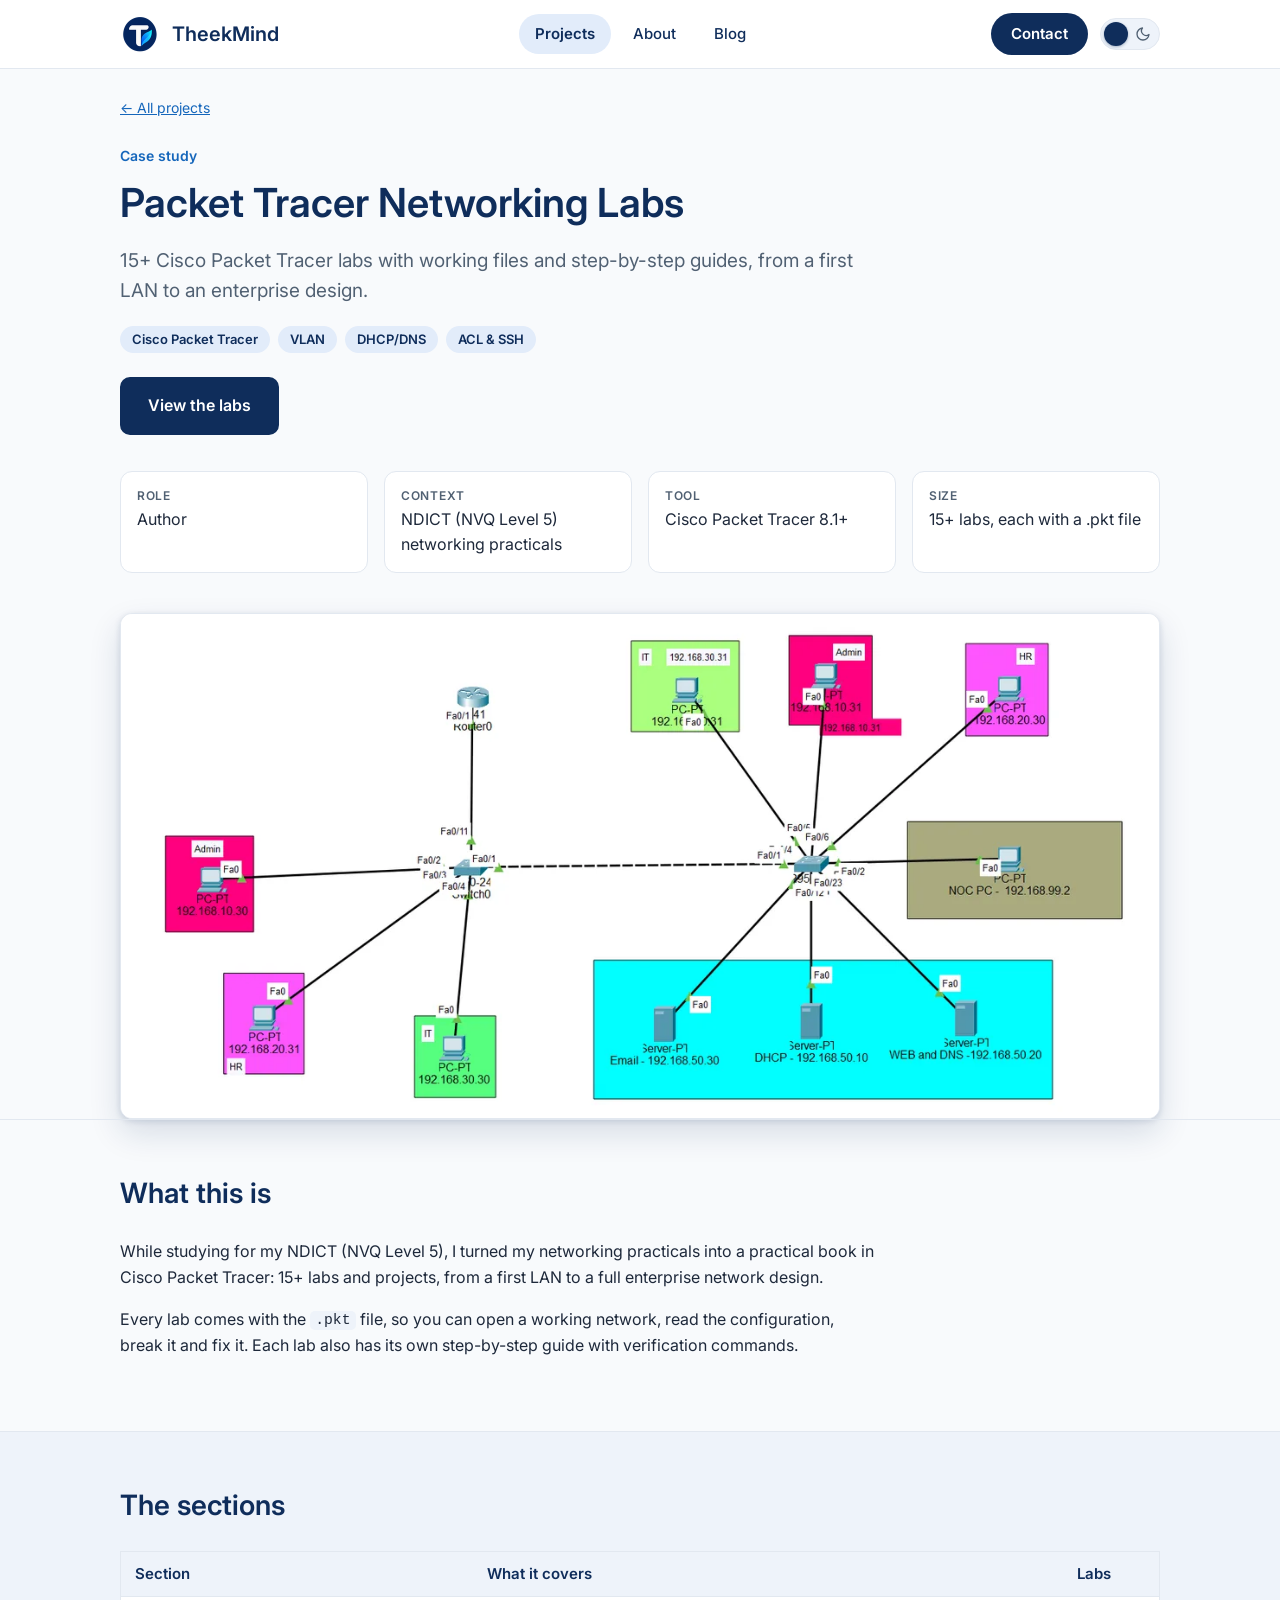
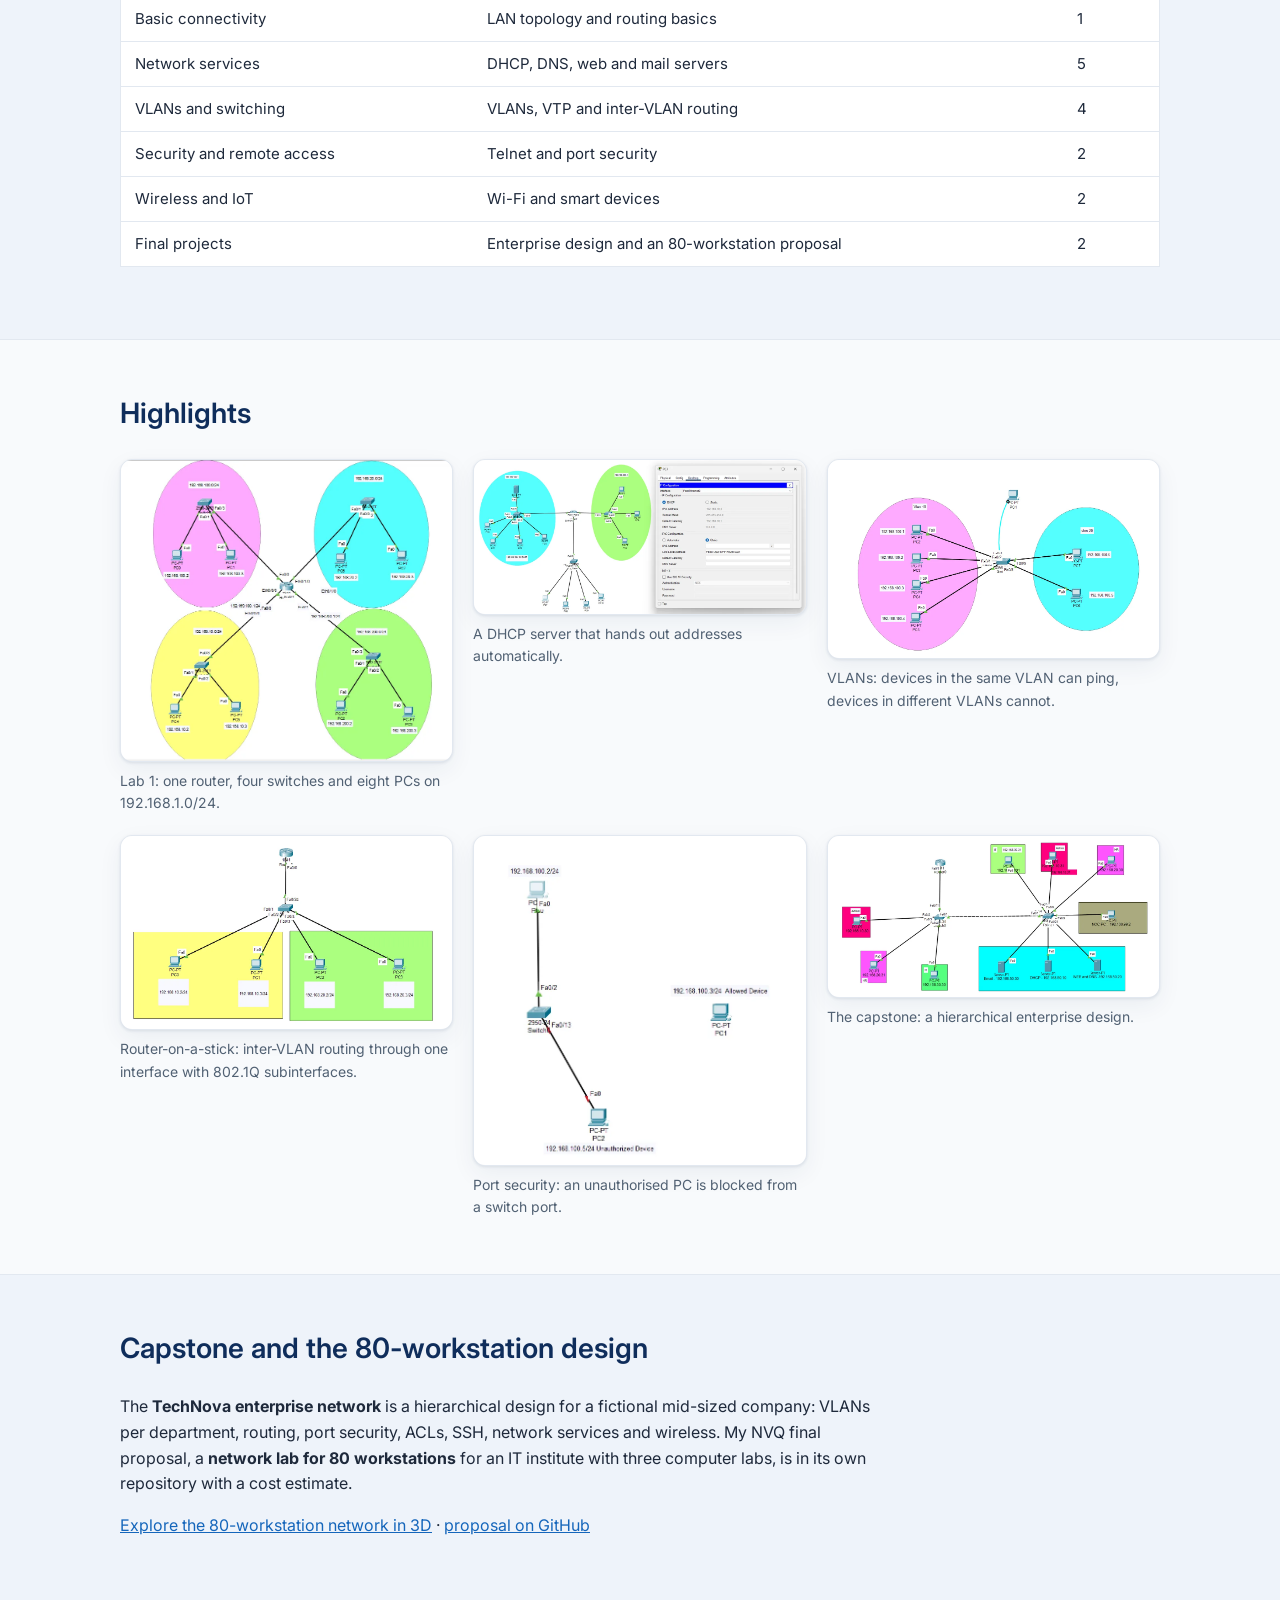
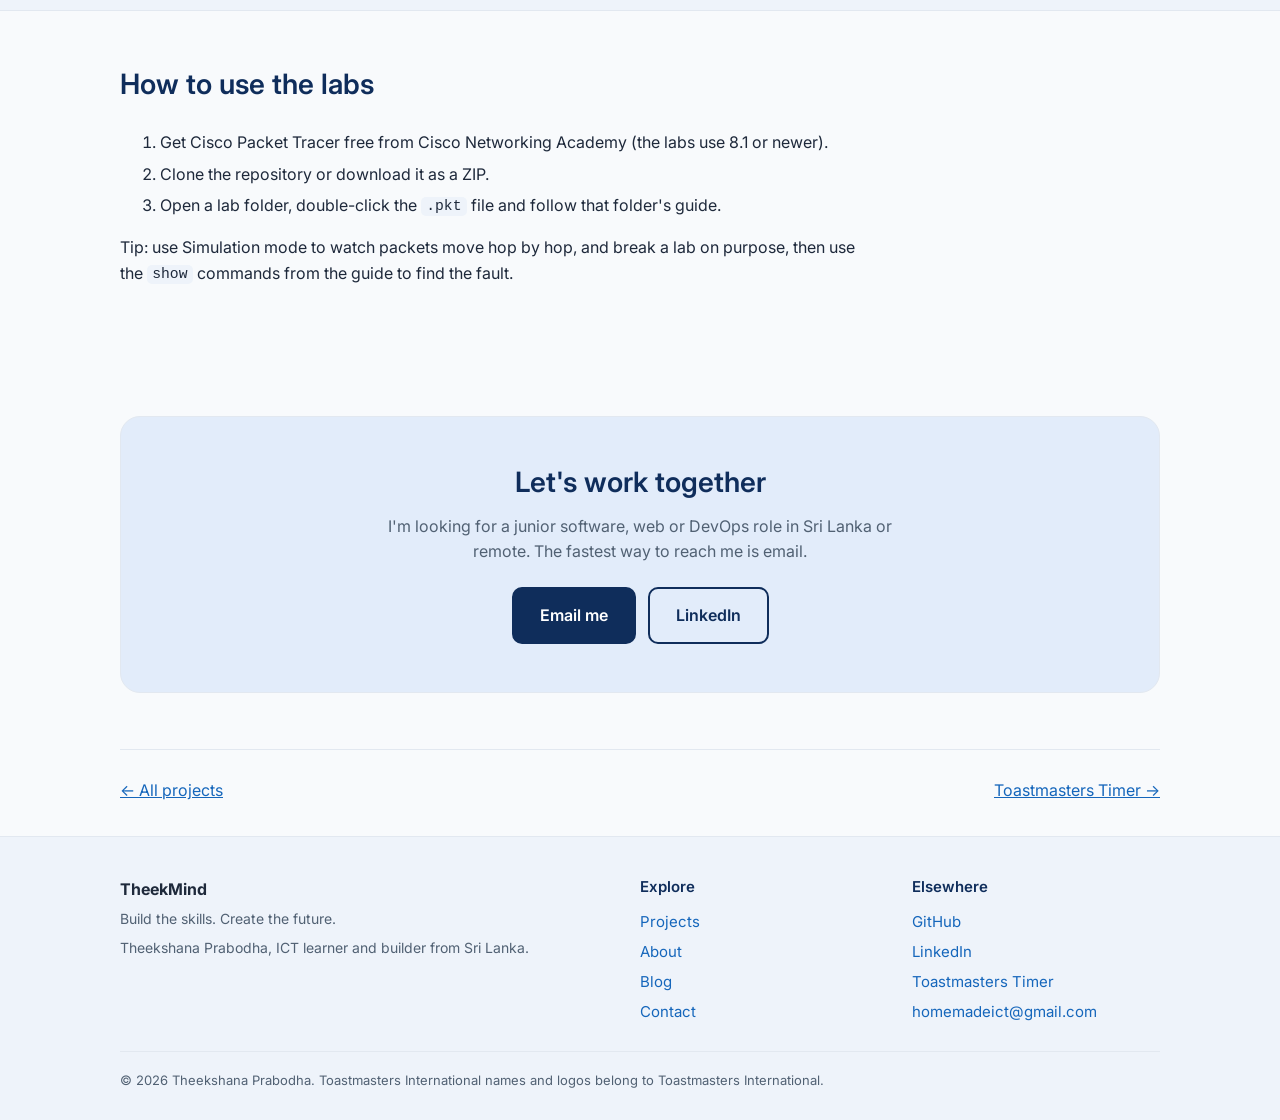
<file: docs/packet-tracer-labs.html>
<!doctype html>
<html lang="en">
<head>
<meta charset="utf-8">
<meta name="viewport" content="width=device-width,initial-scale=1">
<title>Packet Tracer Networking Labs | TheekMind</title>
<meta name="description" content="15+ Cisco Packet Tracer labs covering DHCP, DNS, VLANs, inter-VLAN routing, port security and an enterprise design.">
<link rel="canonical" href="https://theekmind.com/packet-tracer-labs.html">
<link rel="icon" href="assets/favicon.ico" sizes="any">
<link rel="icon" type="image/png" sizes="32x32" href="assets/favicon-32.png">
<link rel="icon" type="image/png" sizes="16x16" href="assets/favicon-16.png">
<link rel="icon" type="image/png" sizes="96x96" href="assets/favicon-96.png">
<link rel="manifest" href="site.webmanifest">
<link rel="apple-touch-icon" href="assets/apple-touch-icon.png">
<meta property="og:type" content="website">
<meta property="og:site_name" content="TheekMind">
<meta property="og:title" content="Packet Tracer Networking Labs | TheekMind">
<meta property="og:description" content="15+ Cisco Packet Tracer labs covering DHCP, DNS, VLANs, inter-VLAN routing, port security and an enterprise design.">
<meta property="og:url" content="https://theekmind.com/packet-tracer-labs.html">
<meta property="og:image" content="https://theekmind.com/assets/og-image.png">
<meta name="twitter:card" content="summary_large_image">
<meta name="theme-color" content="#0F2D5B">
<script>document.documentElement.classList.add('js');try{var t=localStorage.getItem('tm-theme');if(t)document.documentElement.setAttribute('data-theme',t)}catch(e){}</script>
<link rel="preconnect" href="https://fonts.googleapis.com">
<link rel="preconnect" href="https://fonts.gstatic.com" crossorigin>
<link rel="stylesheet" href="https://fonts.googleapis.com/css2?family=Inter:wght@400;500;600&display=swap">
<link rel="stylesheet" href="styles.css">

</head>
<body>
<a class="skip" href="#main">Skip to content</a>
<header class="site-header">
  <div class="wrap bar">
    <a class="brand" href="index.html"><img src="assets/logo-80.png" alt="" width="40" height="40">TheekMind</a>
    <nav class="nav" id="nav" aria-label="Main"><a href="projects.html" aria-current="page">Projects</a><a href="about.html">About</a><a href="https://blogs.theekmind.com">Blog</a><a class="only-small cta-link" href="contact.html">Contact</a></nav>
    <div class="actions">
      <a class="pill" href="contact.html">Contact</a>
      <button class="switch" id="theme" type="button" role="switch" aria-checked="false" aria-label="Dark mode">
        <svg class="ico sun" viewBox="0 0 24 24" aria-hidden="true"><circle cx="12" cy="12" r="4"/><path d="M12 2v2M12 20v2M4.9 4.9l1.4 1.4M17.7 17.7l1.4 1.4M2 12h2M20 12h2M4.9 19.1l1.4-1.4M17.7 6.3l1.4-1.4"/></svg>
        <svg class="ico moon" viewBox="0 0 24 24" aria-hidden="true"><path d="M21 12.8A9 9 0 1 1 11.2 3a7 7 0 0 0 9.8 9.8z"/></svg>
        <span class="knob"></span>
      </button>
      <button class="menu-btn" id="menu" type="button" aria-label="Menu" aria-controls="nav" aria-expanded="false"><svg viewBox="0 0 24 24" aria-hidden="true"><path d="M4 7h16M4 12h16M4 17h16"/></svg></button>
    </div>
  </div>
</header>
<main id="main">
<div class="wrap"><p class="crumbs"><a href="projects.html">&larr; All projects</a></p>
<div class="cs-hero"><span class="eyebrow">Case study</span><h1>Packet Tracer Networking Labs</h1><p class="lead">15+ Cisco Packet Tracer labs with working files and step-by-step guides, from a first LAN to an enterprise design.</p><ul class="roles"><li>Cisco Packet Tracer</li><li>VLAN</li><li>DHCP/DNS</li><li>ACL &amp; SSH</li></ul>
<div class="btns"><a class="btn primary lg" href="https://github.com/HomemadeICT/networking-packet-tracer-labs">View the labs</a></div></div>
<ul class="facts"><li><b>Role</b>Author</li><li><b>Context</b>NDICT (NVQ Level 5) networking practicals</li><li><b>Tool</b>Cisco Packet Tracer 8.1+</li><li><b>Size</b>15+ labs, each with a .pkt file</li></ul></div><div class="wrap" style="padding-top:32px"><div class="frame"><img src="assets/shots/lab-capstone.webp" alt="TechNova enterprise network in Packet Tracer" width="1200" height="583"></div></div><section class="block reveal"><div class="wrap"><div class="section-head"><h2>What this is</h2></div><div class="prose"><p>While studying for my NDICT (NVQ Level 5), I turned my networking practicals into a practical book in Cisco Packet Tracer: 15+ labs and projects, from a first LAN to a full enterprise network design.</p>
<p>Every lab comes with the <code>.pkt</code> file, so you can open a working network, read the configuration, break it and fix it. Each lab also has its own step-by-step guide with verification commands.</p></div></div></section><section class="block reveal alt"><div class="wrap"><div class="section-head"><h2>The sections</h2></div><div class="tablewrap"><table><thead><tr><th>Section</th><th>What it covers</th><th>Labs</th></tr></thead><tbody><tr><td>Basic connectivity</td><td>LAN topology and routing basics</td><td>1</td></tr><tr><td>Network services</td><td>DHCP, DNS, web and mail servers</td><td>5</td></tr><tr><td>VLANs and switching</td><td>VLANs, VTP and inter-VLAN routing</td><td>4</td></tr><tr><td>Security and remote access</td><td>Telnet and port security</td><td>2</td></tr><tr><td>Wireless and IoT</td><td>Wi-Fi and smart devices</td><td>2</td></tr><tr><td>Final projects</td><td>Enterprise design and an 80-workstation proposal</td><td>2</td></tr></tbody></table></div></div></section><section class="block reveal"><div class="wrap"><div class="section-head"><h2>Highlights</h2></div><div class="gallery"><figure><img src="assets/shots/lab-basic.webp" alt="One router, four switches and eight PCs" width="852" height="775" loading="lazy"><figcaption>Lab 1: one router, four switches and eight PCs on 192.168.1.0/24.</figcaption></figure><figure><img src="assets/shots/lab-dhcp.webp" alt="DHCP server lab" width="1200" height="559" loading="lazy"><figcaption>A DHCP server that hands out addresses automatically.</figcaption></figure><figure><img src="assets/shots/lab-vlan.webp" alt="VLANs on a managed switch" width="1180" height="707" loading="lazy"><figcaption>VLANs: devices in the same VLAN can ping, devices in different VLANs cannot.</figcaption></figure><figure><img src="assets/shots/lab-rots.webp" alt="Router on a stick" width="1094" height="639" loading="lazy"><figcaption>Router-on-a-stick: inter-VLAN routing through one interface with 802.1Q subinterfaces.</figcaption></figure><figure><img src="assets/shots/lab-portsec.webp" alt="Port security" width="681" height="676" loading="lazy"><figcaption>Port security: an unauthorised PC is blocked from a switch port.</figcaption></figure><figure><img src="assets/shots/lab-capstone.webp" alt="TechNova enterprise network" width="1200" height="583" loading="lazy"><figcaption>The capstone: a hierarchical enterprise design.</figcaption></figure></div></div></section><section class="block reveal alt"><div class="wrap"><div class="section-head"><h2>Capstone and the 80-workstation design</h2></div><div class="prose"><p>The <strong>TechNova enterprise network</strong> is a hierarchical design for a fictional mid-sized company: VLANs per department, routing, port security, ACLs, SSH, network services and wireless. My NVQ final proposal, a <strong>network lab for 80 workstations</strong> for an IT institute with three computer labs, is in its own repository with a cost estimate.</p>
<p><a href="network-lab.html">Explore the 80-workstation network in 3D</a> &middot; <a href="https://github.com/HomemadeICT/LAN-Proposal-Project">proposal on GitHub</a></p></div></div></section><section class="block reveal"><div class="wrap"><div class="section-head"><h2>How to use the labs</h2></div><div class="prose"><ol><li>Get Cisco Packet Tracer free from Cisco Networking Academy (the labs use 8.1 or newer).</li>
<li>Clone the repository or download it as a ZIP.</li><li>Open a lab folder, double-click the <code>.pkt</code> file and follow that folder's guide.</li></ol>
<p>Tip: use Simulation mode to watch packets move hop by hop, and break a lab on purpose, then use the <code>show</code> commands from the guide to find the fault.</p></div></div></section><div class="wrap"><div class="cta reveal"><h2>Let's work together</h2><p>I'm looking for a junior software, web or DevOps role in Sri Lanka or remote. The fastest way to reach me is email.</p><div class="btns"><a class="btn primary lg" href="mailto:homemadeict@gmail.com">Email me</a><a class="btn lg" href="https://www.linkedin.com/in/theekshana-prabodha/">LinkedIn</a></div></div></div><div class="wrap"><div class="next"><a href="projects.html">&larr; All projects</a><a href="timer.html">Toastmasters Timer &rarr;</a></div></div>
</main>
<footer class="site-footer">
  <div class="wrap">
    <div><strong>TheekMind</strong><p>Build the skills. Create the future.</p><p>Theekshana Prabodha, ICT learner and builder from Sri Lanka.</p></div>
    <div><h3>Explore</h3><a href="projects.html">Projects</a><a href="about.html">About</a><a href="https://blogs.theekmind.com">Blog</a><a href="contact.html">Contact</a></div>
    <div><h3>Elsewhere</h3><a href="https://github.com/HomemadeICT">GitHub</a><a href="https://www.linkedin.com/in/theekshana-prabodha/">LinkedIn</a><a href="https://tmtimer.theekmind.com">Toastmasters Timer</a><a href="mailto:homemadeict@gmail.com">homemadeict@gmail.com</a></div>
    <div class="legal">&copy; 2026 Theekshana Prabodha. Toastmasters International names and logos belong to Toastmasters International.</div>
  </div>
</footer>
<script src="site.js" defer></script>
</body>
</html>
</file>
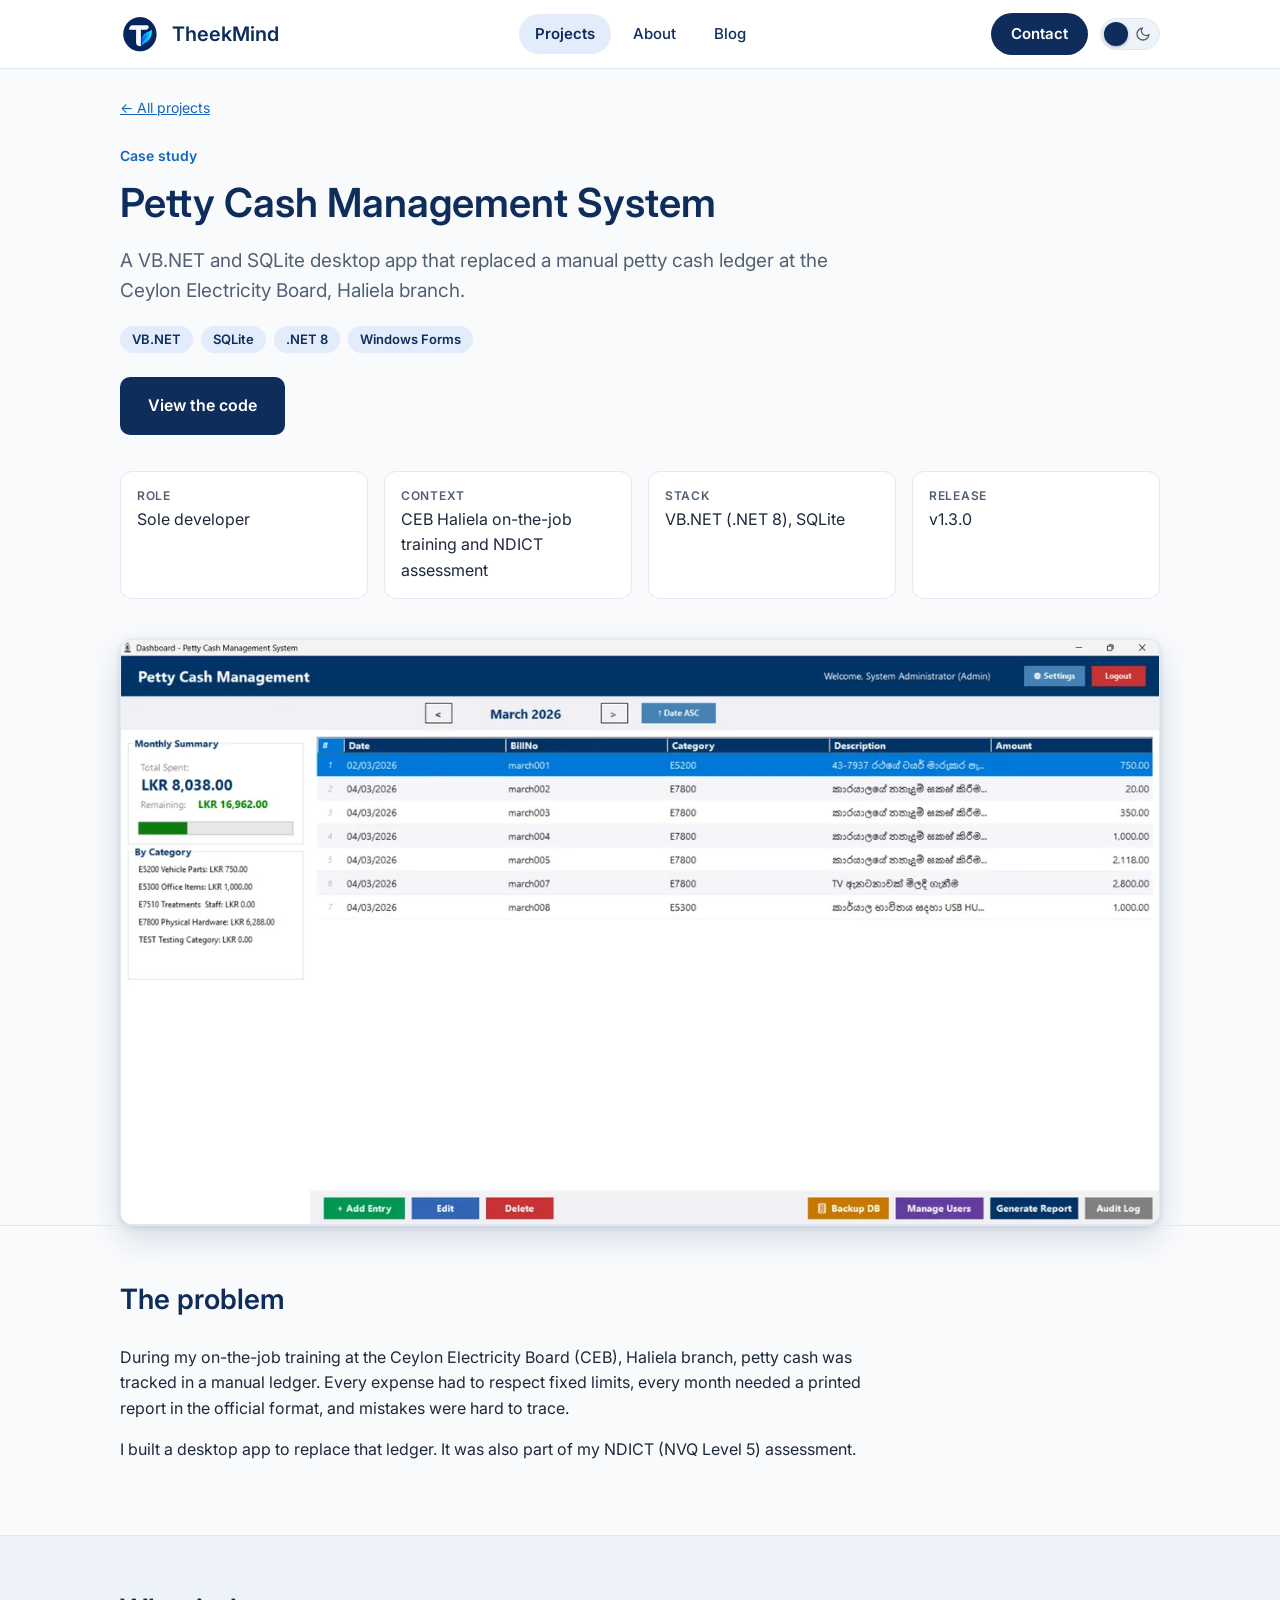
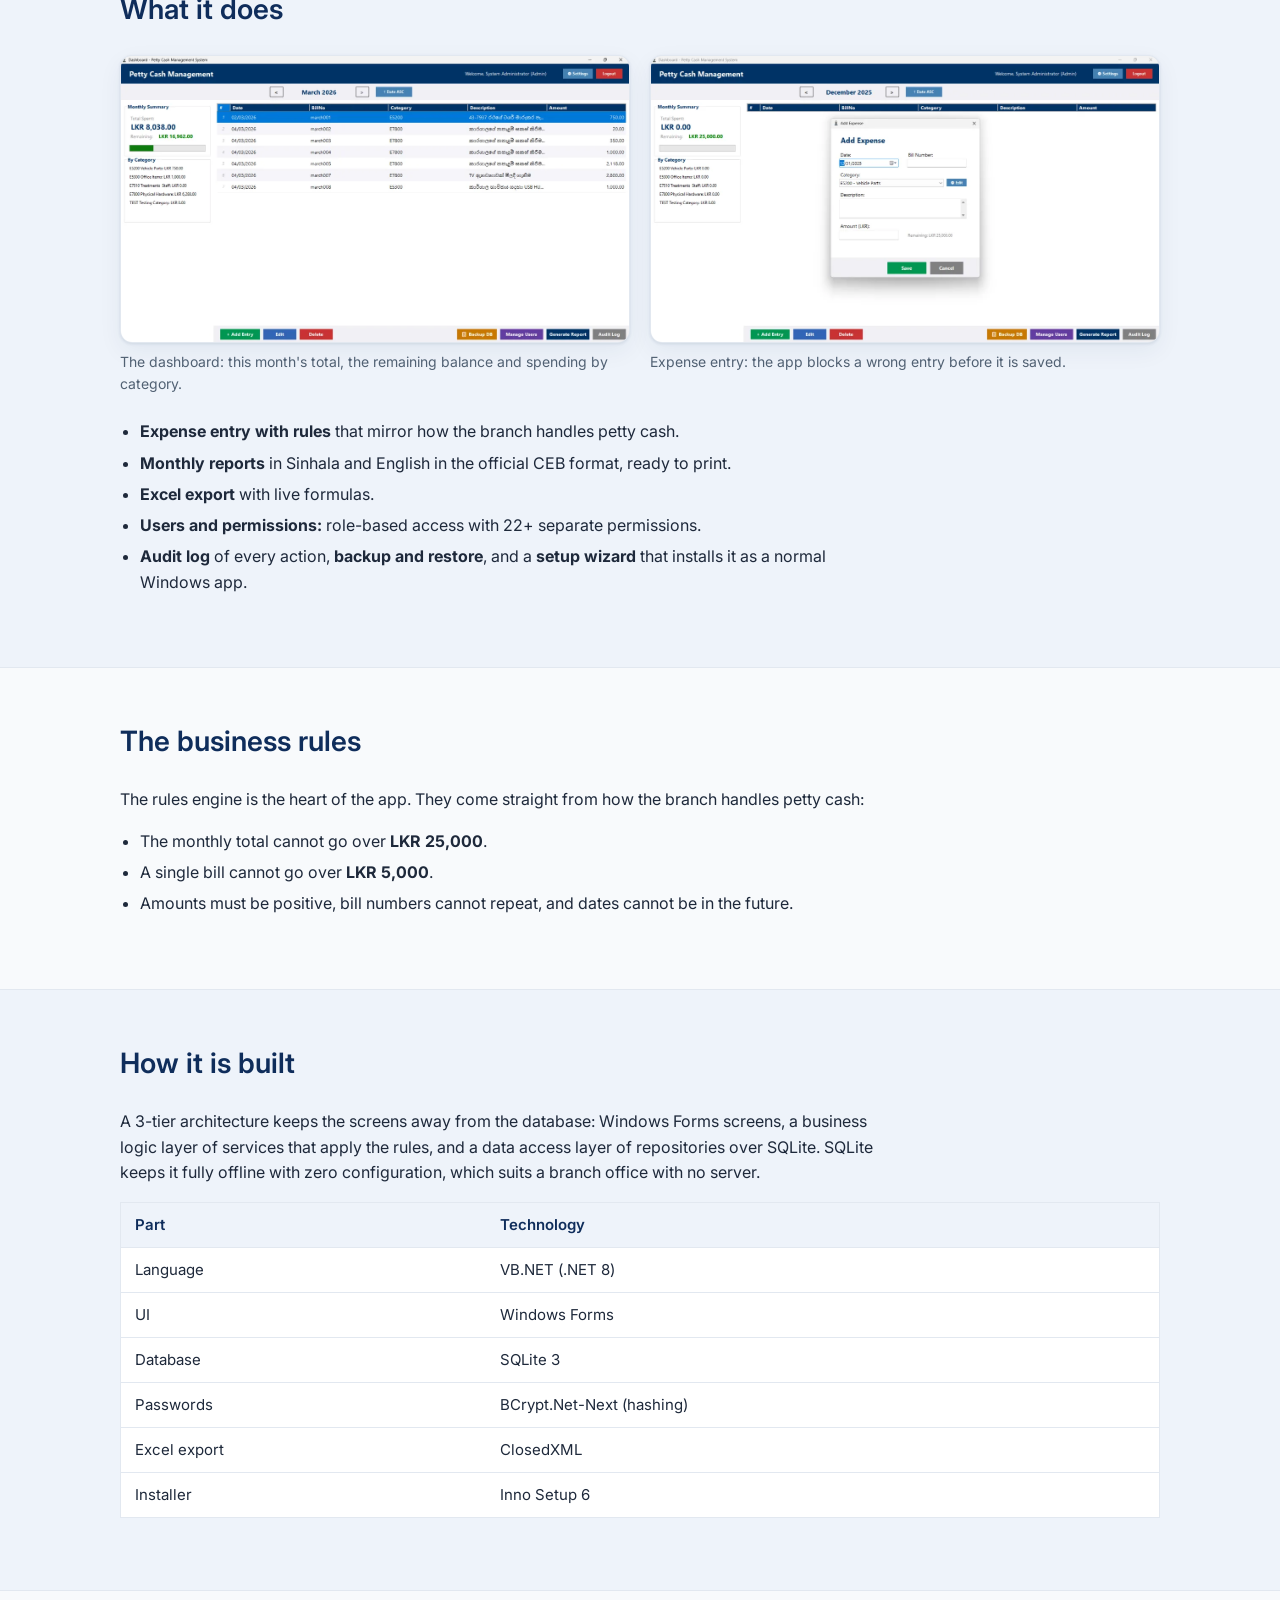
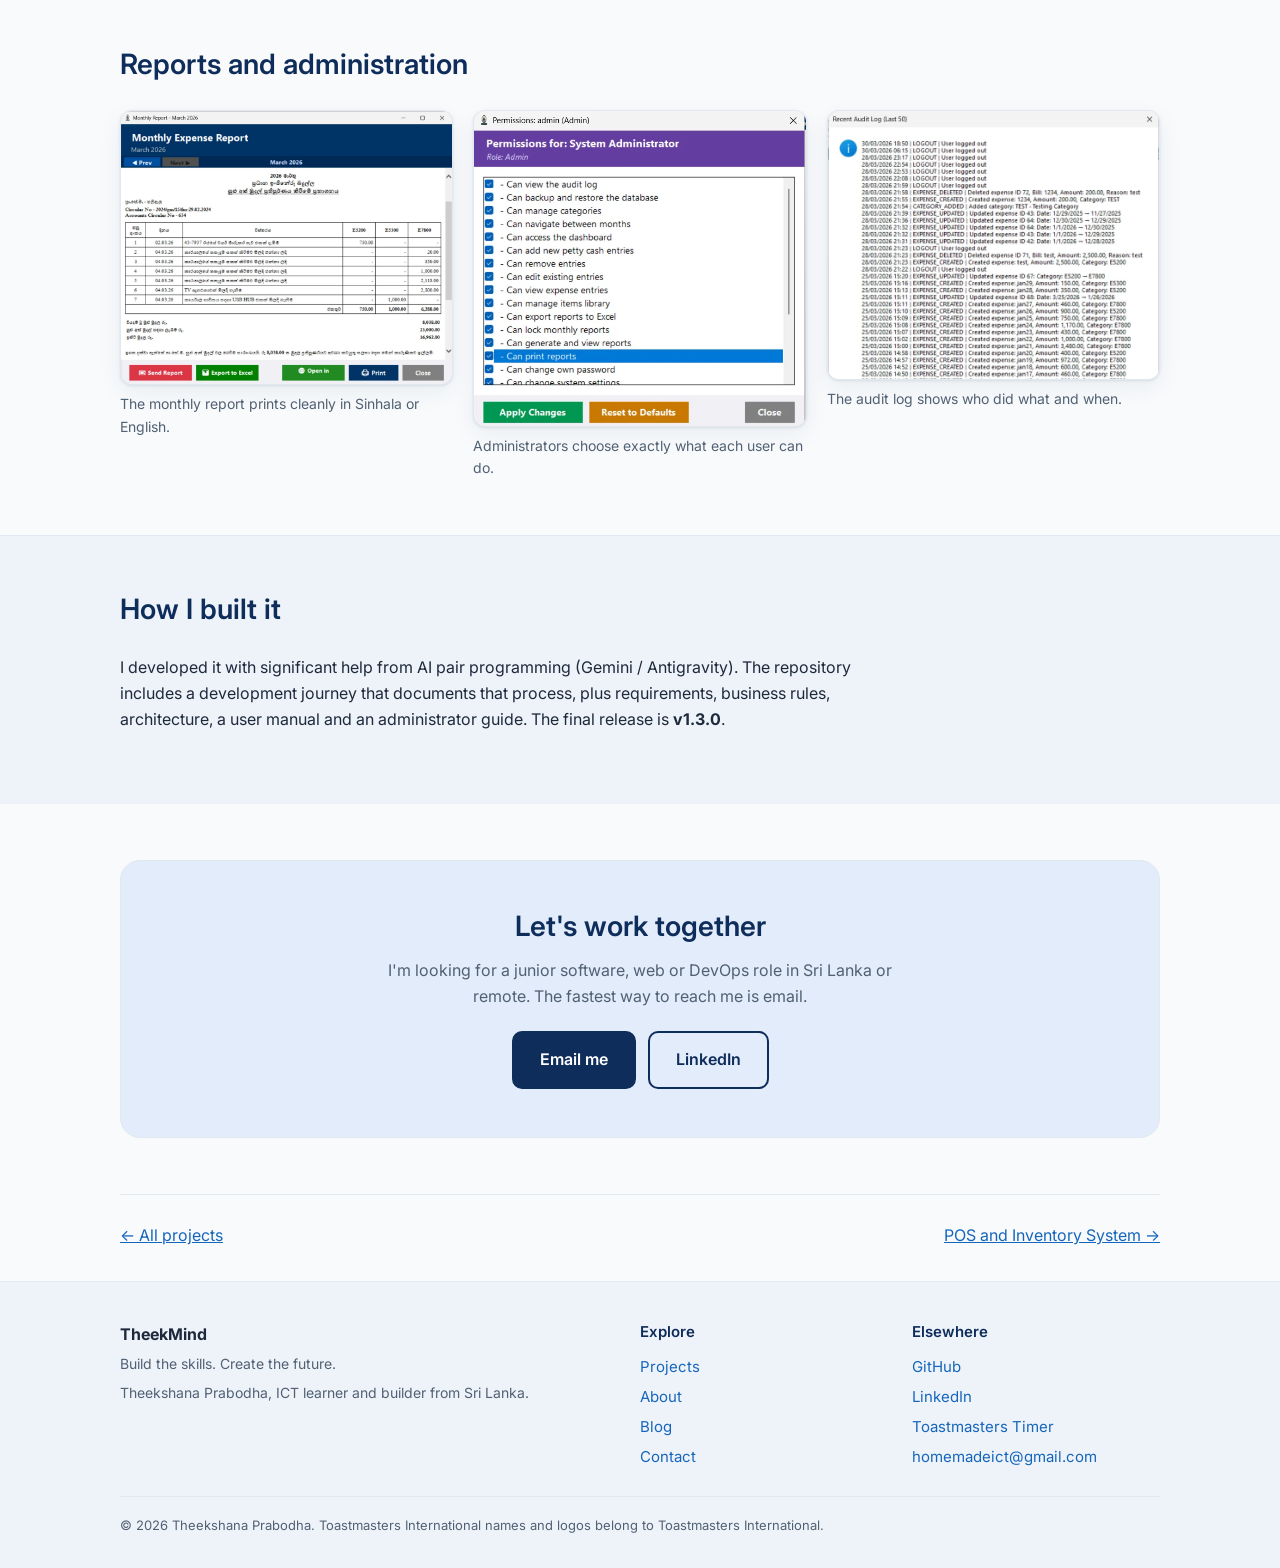
<file: docs/petty-cash.html>
<!doctype html>
<html lang="en">
<head>
<meta charset="utf-8">
<meta name="viewport" content="width=device-width,initial-scale=1">
<title>Petty Cash Management System | TheekMind</title>
<meta name="description" content="A VB.NET and SQLite desktop app that replaced a manual petty cash ledger at the Ceylon Electricity Board, Haliela branch.">
<link rel="canonical" href="https://theekmind.com/petty-cash.html">
<link rel="icon" href="assets/favicon.ico" sizes="any">
<link rel="icon" type="image/png" sizes="32x32" href="assets/favicon-32.png">
<link rel="icon" type="image/png" sizes="16x16" href="assets/favicon-16.png">
<link rel="icon" type="image/png" sizes="96x96" href="assets/favicon-96.png">
<link rel="manifest" href="site.webmanifest">
<link rel="apple-touch-icon" href="assets/apple-touch-icon.png">
<meta property="og:type" content="website">
<meta property="og:site_name" content="TheekMind">
<meta property="og:title" content="Petty Cash Management System | TheekMind">
<meta property="og:description" content="A VB.NET and SQLite desktop app that replaced a manual petty cash ledger at the Ceylon Electricity Board, Haliela branch.">
<meta property="og:url" content="https://theekmind.com/petty-cash.html">
<meta property="og:image" content="https://theekmind.com/assets/og-image.png">
<meta name="twitter:card" content="summary_large_image">
<meta name="theme-color" content="#0F2D5B">
<script>document.documentElement.classList.add('js');try{var t=localStorage.getItem('tm-theme');if(t)document.documentElement.setAttribute('data-theme',t)}catch(e){}</script>
<link rel="preconnect" href="https://fonts.googleapis.com">
<link rel="preconnect" href="https://fonts.gstatic.com" crossorigin>
<link rel="stylesheet" href="https://fonts.googleapis.com/css2?family=Inter:wght@400;500;600&display=swap">
<link rel="stylesheet" href="styles.css">

</head>
<body>
<a class="skip" href="#main">Skip to content</a>
<header class="site-header">
  <div class="wrap bar">
    <a class="brand" href="index.html"><img src="assets/logo-80.png" alt="" width="40" height="40">TheekMind</a>
    <nav class="nav" id="nav" aria-label="Main"><a href="projects.html" aria-current="page">Projects</a><a href="about.html">About</a><a href="https://blogs.theekmind.com">Blog</a><a class="only-small cta-link" href="contact.html">Contact</a></nav>
    <div class="actions">
      <a class="pill" href="contact.html">Contact</a>
      <button class="switch" id="theme" type="button" role="switch" aria-checked="false" aria-label="Dark mode">
        <svg class="ico sun" viewBox="0 0 24 24" aria-hidden="true"><circle cx="12" cy="12" r="4"/><path d="M12 2v2M12 20v2M4.9 4.9l1.4 1.4M17.7 17.7l1.4 1.4M2 12h2M20 12h2M4.9 19.1l1.4-1.4M17.7 6.3l1.4-1.4"/></svg>
        <svg class="ico moon" viewBox="0 0 24 24" aria-hidden="true"><path d="M21 12.8A9 9 0 1 1 11.2 3a7 7 0 0 0 9.8 9.8z"/></svg>
        <span class="knob"></span>
      </button>
      <button class="menu-btn" id="menu" type="button" aria-label="Menu" aria-controls="nav" aria-expanded="false"><svg viewBox="0 0 24 24" aria-hidden="true"><path d="M4 7h16M4 12h16M4 17h16"/></svg></button>
    </div>
  </div>
</header>
<main id="main">
<div class="wrap"><p class="crumbs"><a href="projects.html">&larr; All projects</a></p>
<div class="cs-hero"><span class="eyebrow">Case study</span><h1>Petty Cash Management System</h1><p class="lead">A VB.NET and SQLite desktop app that replaced a manual petty cash ledger at the Ceylon Electricity Board, Haliela branch.</p><ul class="roles"><li>VB.NET</li><li>SQLite</li><li>.NET 8</li><li>Windows Forms</li></ul>
<div class="btns"><a class="btn primary lg" href="https://github.com/HomemadeICT/Petty-Cash-Management-System-Standalone-Deployable-Desktop-App-">View the code</a></div></div>
<ul class="facts"><li><b>Role</b>Sole developer</li><li><b>Context</b>CEB Haliela on-the-job training and NDICT assessment</li><li><b>Stack</b>VB.NET (.NET 8), SQLite</li><li><b>Release</b>v1.3.0</li></ul></div><div class="wrap" style="padding-top:32px"><div class="frame"><img src="assets/shots/petty-dashboard.webp" alt="Petty Cash Management dashboard" width="1200" height="675"></div></div><section class="block reveal"><div class="wrap"><div class="section-head"><h2>The problem</h2></div><div class="prose"><p>During my on-the-job training at the Ceylon Electricity Board (CEB), Haliela branch, petty cash was tracked in a manual ledger. Every expense had to respect fixed limits, every month needed a printed report in the official format, and mistakes were hard to trace.</p>
<p>I built a desktop app to replace that ledger. It was also part of my NDICT (NVQ Level 5) assessment.</p></div></div></section><section class="block reveal alt"><div class="wrap"><div class="section-head"><h2>What it does</h2></div><div class="gallery"><figure><img src="assets/shots/petty-dashboard.webp" alt="Petty cash dashboard" width="1200" height="675" loading="lazy"><figcaption>The dashboard: this month's total, the remaining balance and spending by category.</figcaption></figure><figure><img src="assets/shots/petty-add-expense.webp" alt="Adding an expense" width="1200" height="675" loading="lazy"><figcaption>Expense entry: the app blocks a wrong entry before it is saved.</figcaption></figure></div><div class="prose"><ul style="margin-top:24px"><li><strong>Expense entry with rules</strong> that mirror how the branch handles petty cash.</li>
<li><strong>Monthly reports</strong> in Sinhala and English in the official CEB format, ready to print.</li>
<li><strong>Excel export</strong> with live formulas.</li>
<li><strong>Users and permissions:</strong> role-based access with 22+ separate permissions.</li>
<li><strong>Audit log</strong> of every action, <strong>backup and restore</strong>, and a <strong>setup wizard</strong> that installs it as a normal Windows app.</li></ul></div></div></section><section class="block reveal"><div class="wrap"><div class="section-head"><h2>The business rules</h2></div><div class="prose"><p>The rules engine is the heart of the app. They come straight from how the branch handles petty cash:</p>
<ul><li>The monthly total cannot go over <strong>LKR 25,000</strong>.</li><li>A single bill cannot go over <strong>LKR 5,000</strong>.</li>
<li>Amounts must be positive, bill numbers cannot repeat, and dates cannot be in the future.</li></ul></div></div></section><section class="block reveal alt"><div class="wrap"><div class="section-head"><h2>How it is built</h2></div><div class="prose"><p>A 3-tier architecture keeps the screens away from the database: Windows Forms screens, a business logic layer of services that apply the rules, and a data access layer of repositories over SQLite. SQLite keeps it fully offline with zero configuration, which suits a branch office with no server.</p></div><div class="tablewrap"><table><thead><tr><th>Part</th><th>Technology</th></tr></thead><tbody><tr><td>Language</td><td>VB.NET (.NET 8)</td></tr><tr><td>UI</td><td>Windows Forms</td></tr><tr><td>Database</td><td>SQLite 3</td></tr><tr><td>Passwords</td><td>BCrypt.Net-Next (hashing)</td></tr><tr><td>Excel export</td><td>ClosedXML</td></tr><tr><td>Installer</td><td>Inno Setup 6</td></tr></tbody></table></div></div></section><section class="block reveal"><div class="wrap"><div class="section-head"><h2>Reports and administration</h2></div><div class="gallery"><figure><img src="assets/shots/petty-report.webp" alt="Monthly report" width="1000" height="826" loading="lazy"><figcaption>The monthly report prints cleanly in Sinhala or English.</figcaption></figure><figure><img src="assets/shots/petty-permissions.webp" alt="Permissions manager" width="627" height="596" loading="lazy"><figcaption>Administrators choose exactly what each user can do.</figcaption></figure><figure><img src="assets/shots/petty-audit.webp" alt="Audit log" width="770" height="624" loading="lazy"><figcaption>The audit log shows who did what and when.</figcaption></figure></div></div></section><section class="block reveal alt"><div class="wrap"><div class="section-head"><h2>How I built it</h2></div><div class="prose"><p>I developed it with significant help from AI pair programming (Gemini / Antigravity). The repository includes a development journey that documents that process, plus requirements, business rules, architecture, a user manual and an administrator guide. The final release is <strong>v1.3.0</strong>.</p></div></div></section><div class="wrap"><div class="cta reveal"><h2>Let's work together</h2><p>I'm looking for a junior software, web or DevOps role in Sri Lanka or remote. The fastest way to reach me is email.</p><div class="btns"><a class="btn primary lg" href="mailto:homemadeict@gmail.com">Email me</a><a class="btn lg" href="https://www.linkedin.com/in/theekshana-prabodha/">LinkedIn</a></div></div></div><div class="wrap"><div class="next"><a href="projects.html">&larr; All projects</a><a href="pos-inventory.html">POS and Inventory System &rarr;</a></div></div>
</main>
<footer class="site-footer">
  <div class="wrap">
    <div><strong>TheekMind</strong><p>Build the skills. Create the future.</p><p>Theekshana Prabodha, ICT learner and builder from Sri Lanka.</p></div>
    <div><h3>Explore</h3><a href="projects.html">Projects</a><a href="about.html">About</a><a href="https://blogs.theekmind.com">Blog</a><a href="contact.html">Contact</a></div>
    <div><h3>Elsewhere</h3><a href="https://github.com/HomemadeICT">GitHub</a><a href="https://www.linkedin.com/in/theekshana-prabodha/">LinkedIn</a><a href="https://tmtimer.theekmind.com">Toastmasters Timer</a><a href="mailto:homemadeict@gmail.com">homemadeict@gmail.com</a></div>
    <div class="legal">&copy; 2026 Theekshana Prabodha. Toastmasters International names and logos belong to Toastmasters International.</div>
  </div>
</footer>
<script src="site.js" defer></script>
</body>
</html>
</file>
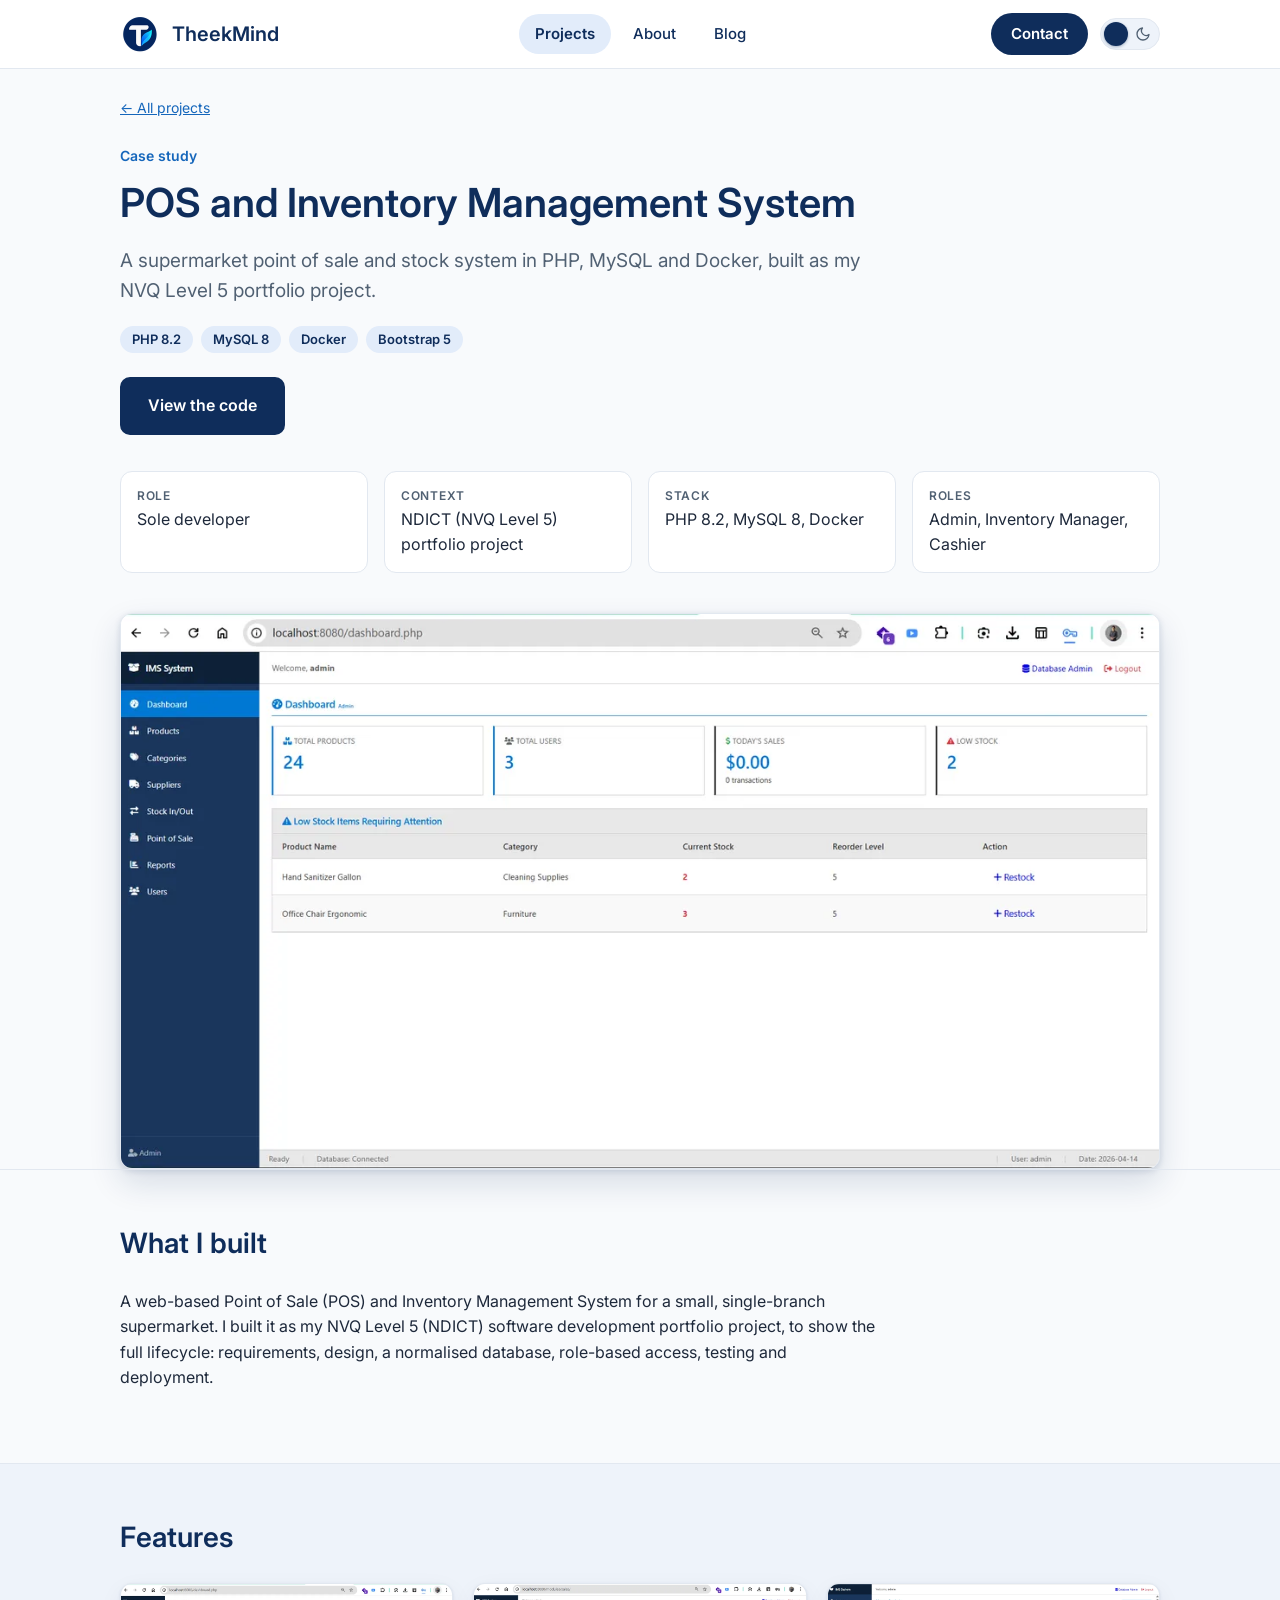
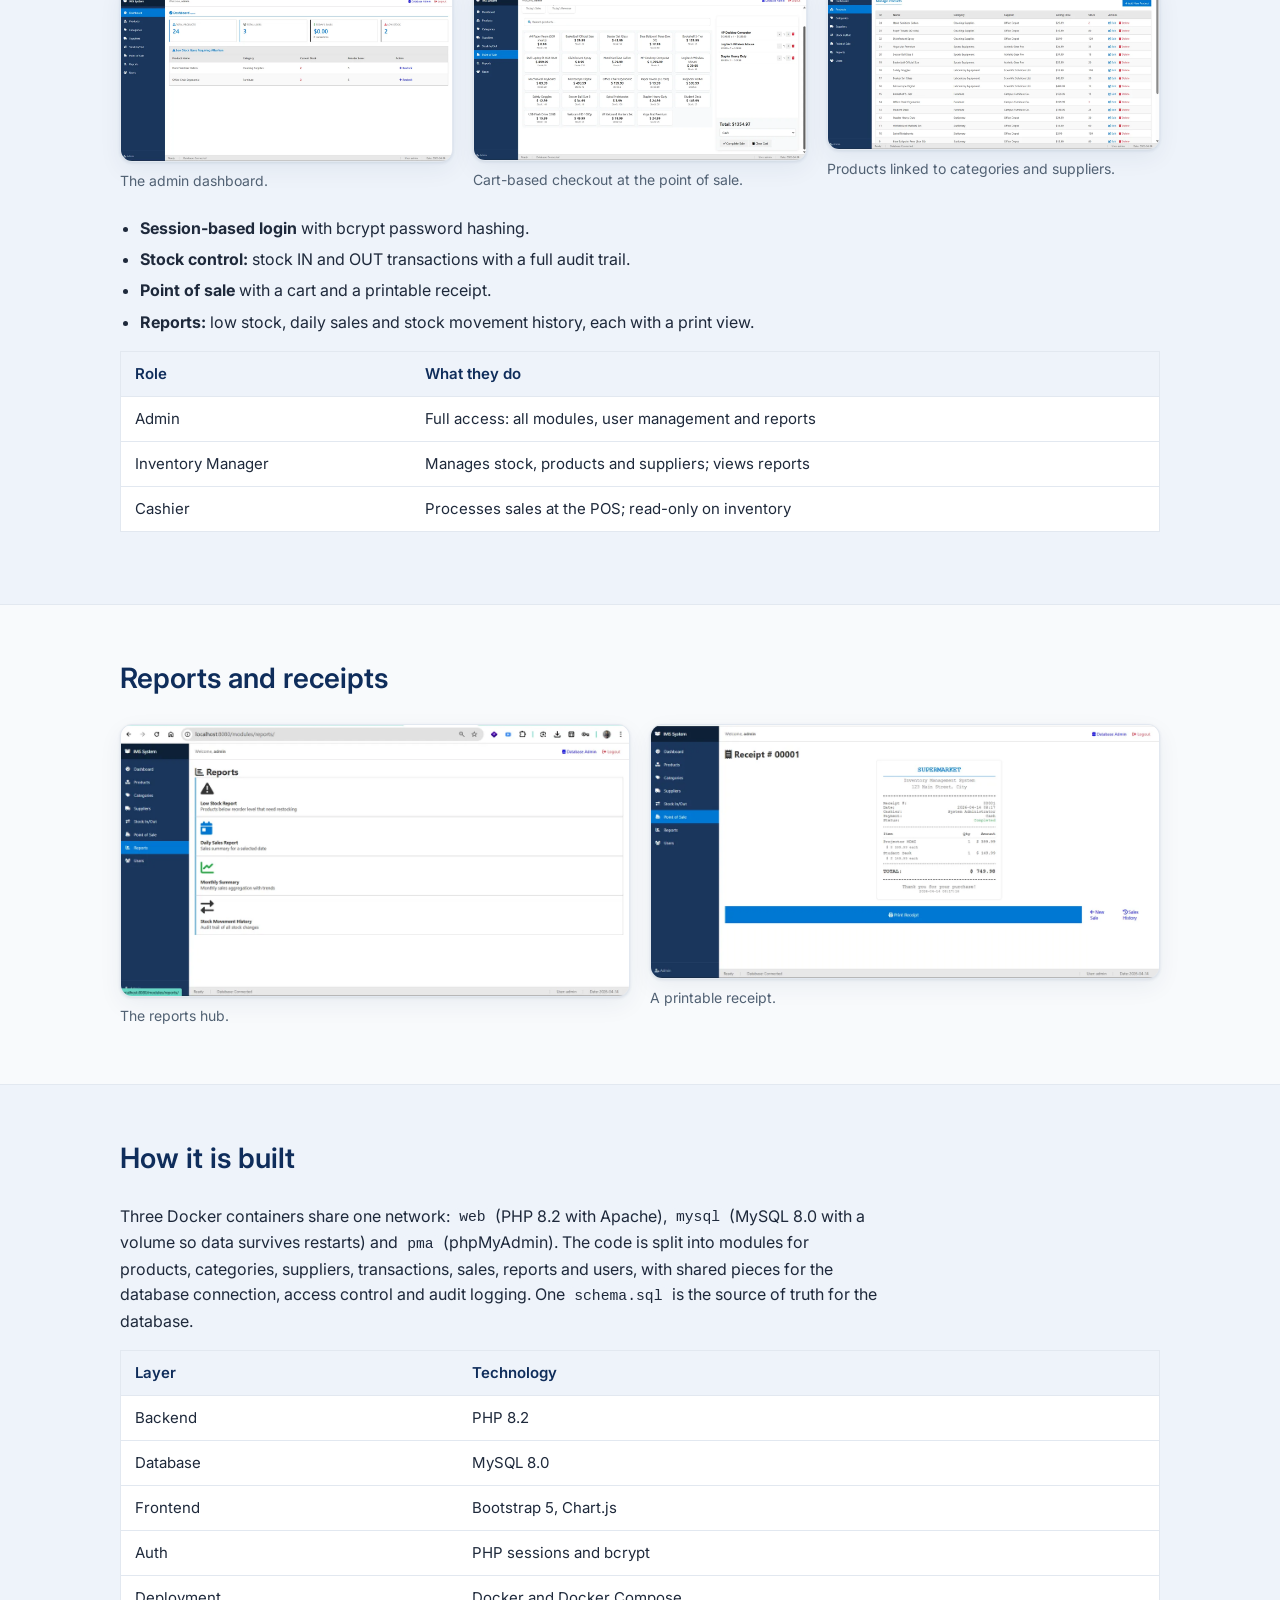
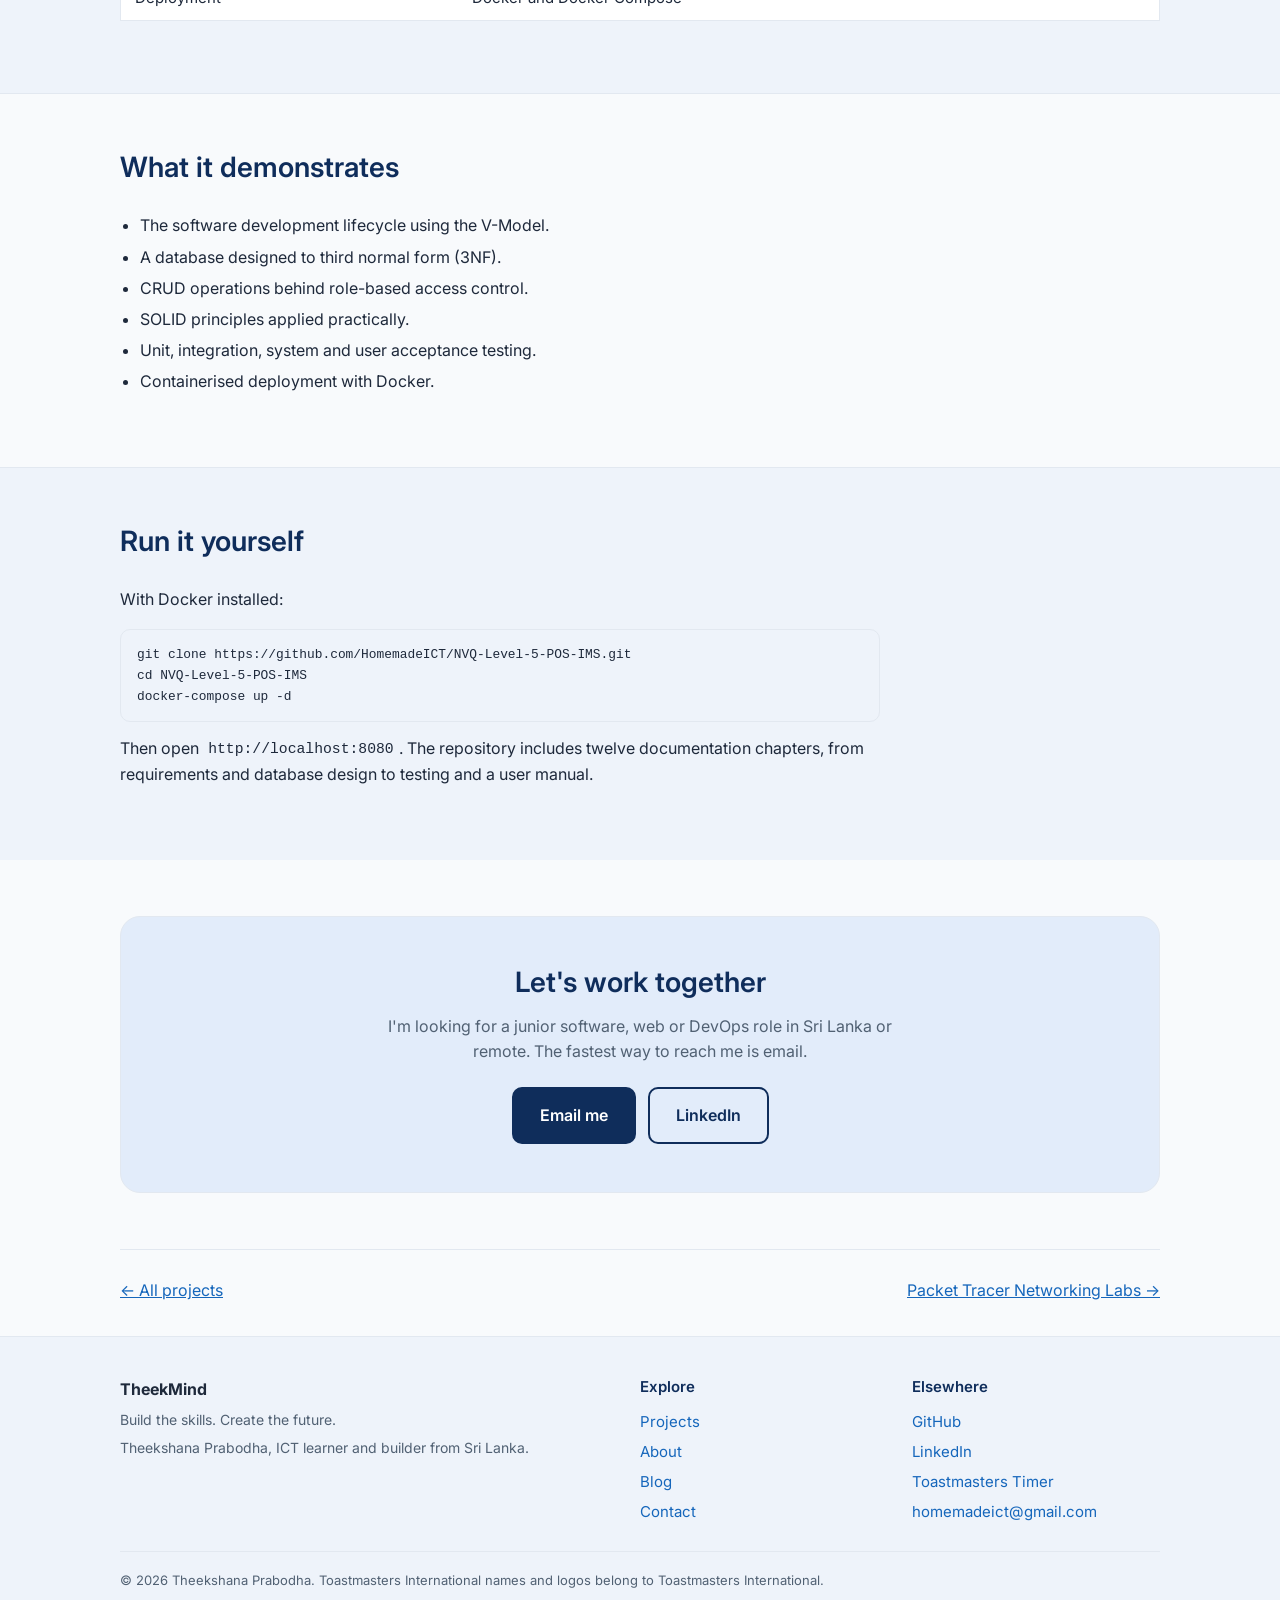
<file: docs/pos-inventory.html>
<!doctype html>
<html lang="en">
<head>
<meta charset="utf-8">
<meta name="viewport" content="width=device-width,initial-scale=1">
<title>POS and Inventory Management System | TheekMind</title>
<meta name="description" content="A supermarket POS and inventory system in PHP, MySQL and Docker with role-based access, receipts and reports.">
<link rel="canonical" href="https://theekmind.com/pos-inventory.html">
<link rel="icon" href="assets/favicon.ico" sizes="any">
<link rel="icon" type="image/png" sizes="32x32" href="assets/favicon-32.png">
<link rel="icon" type="image/png" sizes="16x16" href="assets/favicon-16.png">
<link rel="icon" type="image/png" sizes="96x96" href="assets/favicon-96.png">
<link rel="manifest" href="site.webmanifest">
<link rel="apple-touch-icon" href="assets/apple-touch-icon.png">
<meta property="og:type" content="website">
<meta property="og:site_name" content="TheekMind">
<meta property="og:title" content="POS and Inventory Management System | TheekMind">
<meta property="og:description" content="A supermarket POS and inventory system in PHP, MySQL and Docker with role-based access, receipts and reports.">
<meta property="og:url" content="https://theekmind.com/pos-inventory.html">
<meta property="og:image" content="https://theekmind.com/assets/og-image.png">
<meta name="twitter:card" content="summary_large_image">
<meta name="theme-color" content="#0F2D5B">
<script>document.documentElement.classList.add('js');try{var t=localStorage.getItem('tm-theme');if(t)document.documentElement.setAttribute('data-theme',t)}catch(e){}</script>
<link rel="preconnect" href="https://fonts.googleapis.com">
<link rel="preconnect" href="https://fonts.gstatic.com" crossorigin>
<link rel="stylesheet" href="https://fonts.googleapis.com/css2?family=Inter:wght@400;500;600&display=swap">
<link rel="stylesheet" href="styles.css">

</head>
<body>
<a class="skip" href="#main">Skip to content</a>
<header class="site-header">
  <div class="wrap bar">
    <a class="brand" href="index.html"><img src="assets/logo-80.png" alt="" width="40" height="40">TheekMind</a>
    <nav class="nav" id="nav" aria-label="Main"><a href="projects.html" aria-current="page">Projects</a><a href="about.html">About</a><a href="https://blogs.theekmind.com">Blog</a><a class="only-small cta-link" href="contact.html">Contact</a></nav>
    <div class="actions">
      <a class="pill" href="contact.html">Contact</a>
      <button class="switch" id="theme" type="button" role="switch" aria-checked="false" aria-label="Dark mode">
        <svg class="ico sun" viewBox="0 0 24 24" aria-hidden="true"><circle cx="12" cy="12" r="4"/><path d="M12 2v2M12 20v2M4.9 4.9l1.4 1.4M17.7 17.7l1.4 1.4M2 12h2M20 12h2M4.9 19.1l1.4-1.4M17.7 6.3l1.4-1.4"/></svg>
        <svg class="ico moon" viewBox="0 0 24 24" aria-hidden="true"><path d="M21 12.8A9 9 0 1 1 11.2 3a7 7 0 0 0 9.8 9.8z"/></svg>
        <span class="knob"></span>
      </button>
      <button class="menu-btn" id="menu" type="button" aria-label="Menu" aria-controls="nav" aria-expanded="false"><svg viewBox="0 0 24 24" aria-hidden="true"><path d="M4 7h16M4 12h16M4 17h16"/></svg></button>
    </div>
  </div>
</header>
<main id="main">
<div class="wrap"><p class="crumbs"><a href="projects.html">&larr; All projects</a></p>
<div class="cs-hero"><span class="eyebrow">Case study</span><h1>POS and Inventory Management System</h1><p class="lead">A supermarket point of sale and stock system in PHP, MySQL and Docker, built as my NVQ Level 5 portfolio project.</p><ul class="roles"><li>PHP 8.2</li><li>MySQL 8</li><li>Docker</li><li>Bootstrap 5</li></ul>
<div class="btns"><a class="btn primary lg" href="https://github.com/HomemadeICT/NVQ-Level-5-POS-IMS">View the code</a></div></div>
<ul class="facts"><li><b>Role</b>Sole developer</li><li><b>Context</b>NDICT (NVQ Level 5) portfolio project</li><li><b>Stack</b>PHP 8.2, MySQL 8, Docker</li><li><b>Roles</b>Admin, Inventory Manager, Cashier</li></ul></div><div class="wrap" style="padding-top:32px"><div class="frame"><img src="assets/shots/pos-dashboard.webp" alt="POS admin dashboard" width="1200" height="640"></div></div><section class="block reveal"><div class="wrap"><div class="section-head"><h2>What I built</h2></div><div class="prose"><p>A web-based Point of Sale (POS) and Inventory Management System for a small, single-branch supermarket. I built it as my NVQ Level 5 (NDICT) software development portfolio project, to show the full lifecycle: requirements, design, a normalised database, role-based access, testing and deployment.</p></div></div></section><section class="block reveal alt"><div class="wrap"><div class="section-head"><h2>Features</h2></div><div class="gallery"><figure><img src="assets/shots/pos-dashboard.webp" alt="Admin dashboard" width="1200" height="640" loading="lazy"><figcaption>The admin dashboard.</figcaption></figure><figure><img src="assets/shots/pos-checkout.webp" alt="POS checkout" width="1200" height="637" loading="lazy"><figcaption>Cart-based checkout at the point of sale.</figcaption></figure><figure><img src="assets/shots/pos-products.webp" alt="Products list" width="1200" height="598" loading="lazy"><figcaption>Products linked to categories and suppliers.</figcaption></figure></div><div class="prose"><ul style="margin-top:24px"><li><strong>Session-based login</strong> with bcrypt password hashing.</li>
<li><strong>Stock control:</strong> stock IN and OUT transactions with a full audit trail.</li>
<li><strong>Point of sale</strong> with a cart and a printable receipt.</li>
<li><strong>Reports:</strong> low stock, daily sales and stock movement history, each with a print view.</li></ul></div><div class="tablewrap"><table><thead><tr><th>Role</th><th>What they do</th></tr></thead><tbody><tr><td>Admin</td><td>Full access: all modules, user management and reports</td></tr><tr><td>Inventory Manager</td><td>Manages stock, products and suppliers; views reports</td></tr><tr><td>Cashier</td><td>Processes sales at the POS; read-only on inventory</td></tr></tbody></table></div></div></section><section class="block reveal"><div class="wrap"><div class="section-head"><h2>Reports and receipts</h2></div><div class="gallery"><figure><img src="assets/shots/pos-reports.webp" alt="Reports hub" width="1200" height="640" loading="lazy"><figcaption>The reports hub.</figcaption></figure><figure><img src="assets/shots/pos-receipt.webp" alt="Receipt" width="1200" height="598" loading="lazy"><figcaption>A printable receipt.</figcaption></figure></div></div></section><section class="block reveal alt"><div class="wrap"><div class="section-head"><h2>How it is built</h2></div><div class="prose"><p>Three Docker containers share one network: <code>web</code> (PHP 8.2 with Apache), <code>mysql</code> (MySQL 8.0 with a volume so data survives restarts) and <code>pma</code> (phpMyAdmin). The code is split into modules for products, categories, suppliers, transactions, sales, reports and users, with shared pieces for the database connection, access control and audit logging. One <code>schema.sql</code> is the source of truth for the database.</p></div><div class="tablewrap"><table><thead><tr><th>Layer</th><th>Technology</th></tr></thead><tbody><tr><td>Backend</td><td>PHP 8.2</td></tr><tr><td>Database</td><td>MySQL 8.0</td></tr><tr><td>Frontend</td><td>Bootstrap 5, Chart.js</td></tr><tr><td>Auth</td><td>PHP sessions and bcrypt</td></tr><tr><td>Deployment</td><td>Docker and Docker Compose</td></tr></tbody></table></div></div></section><section class="block reveal"><div class="wrap"><div class="section-head"><h2>What it demonstrates</h2></div><div class="prose"><ul><li>The software development lifecycle using the V-Model.</li><li>A database designed to third normal form (3NF).</li>
<li>CRUD operations behind role-based access control.</li><li>SOLID principles applied practically.</li>
<li>Unit, integration, system and user acceptance testing.</li><li>Containerised deployment with Docker.</li></ul></div></div></section><section class="block reveal alt"><div class="wrap"><div class="section-head"><h2>Run it yourself</h2></div><div class="prose"><p>With Docker installed:</p><pre><code>git clone https://github.com/HomemadeICT/NVQ-Level-5-POS-IMS.git
cd NVQ-Level-5-POS-IMS
docker-compose up -d</code></pre><p>Then open <code>http://localhost:8080</code>. The repository includes twelve documentation chapters, from requirements and database design to testing and a user manual.</p></div></div></section><div class="wrap"><div class="cta reveal"><h2>Let's work together</h2><p>I'm looking for a junior software, web or DevOps role in Sri Lanka or remote. The fastest way to reach me is email.</p><div class="btns"><a class="btn primary lg" href="mailto:homemadeict@gmail.com">Email me</a><a class="btn lg" href="https://www.linkedin.com/in/theekshana-prabodha/">LinkedIn</a></div></div></div><div class="wrap"><div class="next"><a href="projects.html">&larr; All projects</a><a href="packet-tracer-labs.html">Packet Tracer Networking Labs &rarr;</a></div></div>
</main>
<footer class="site-footer">
  <div class="wrap">
    <div><strong>TheekMind</strong><p>Build the skills. Create the future.</p><p>Theekshana Prabodha, ICT learner and builder from Sri Lanka.</p></div>
    <div><h3>Explore</h3><a href="projects.html">Projects</a><a href="about.html">About</a><a href="https://blogs.theekmind.com">Blog</a><a href="contact.html">Contact</a></div>
    <div><h3>Elsewhere</h3><a href="https://github.com/HomemadeICT">GitHub</a><a href="https://www.linkedin.com/in/theekshana-prabodha/">LinkedIn</a><a href="https://tmtimer.theekmind.com">Toastmasters Timer</a><a href="mailto:homemadeict@gmail.com">homemadeict@gmail.com</a></div>
    <div class="legal">&copy; 2026 Theekshana Prabodha. Toastmasters International names and logos belong to Toastmasters International.</div>
  </div>
</footer>
<script src="site.js" defer></script>
</body>
</html>
</file>
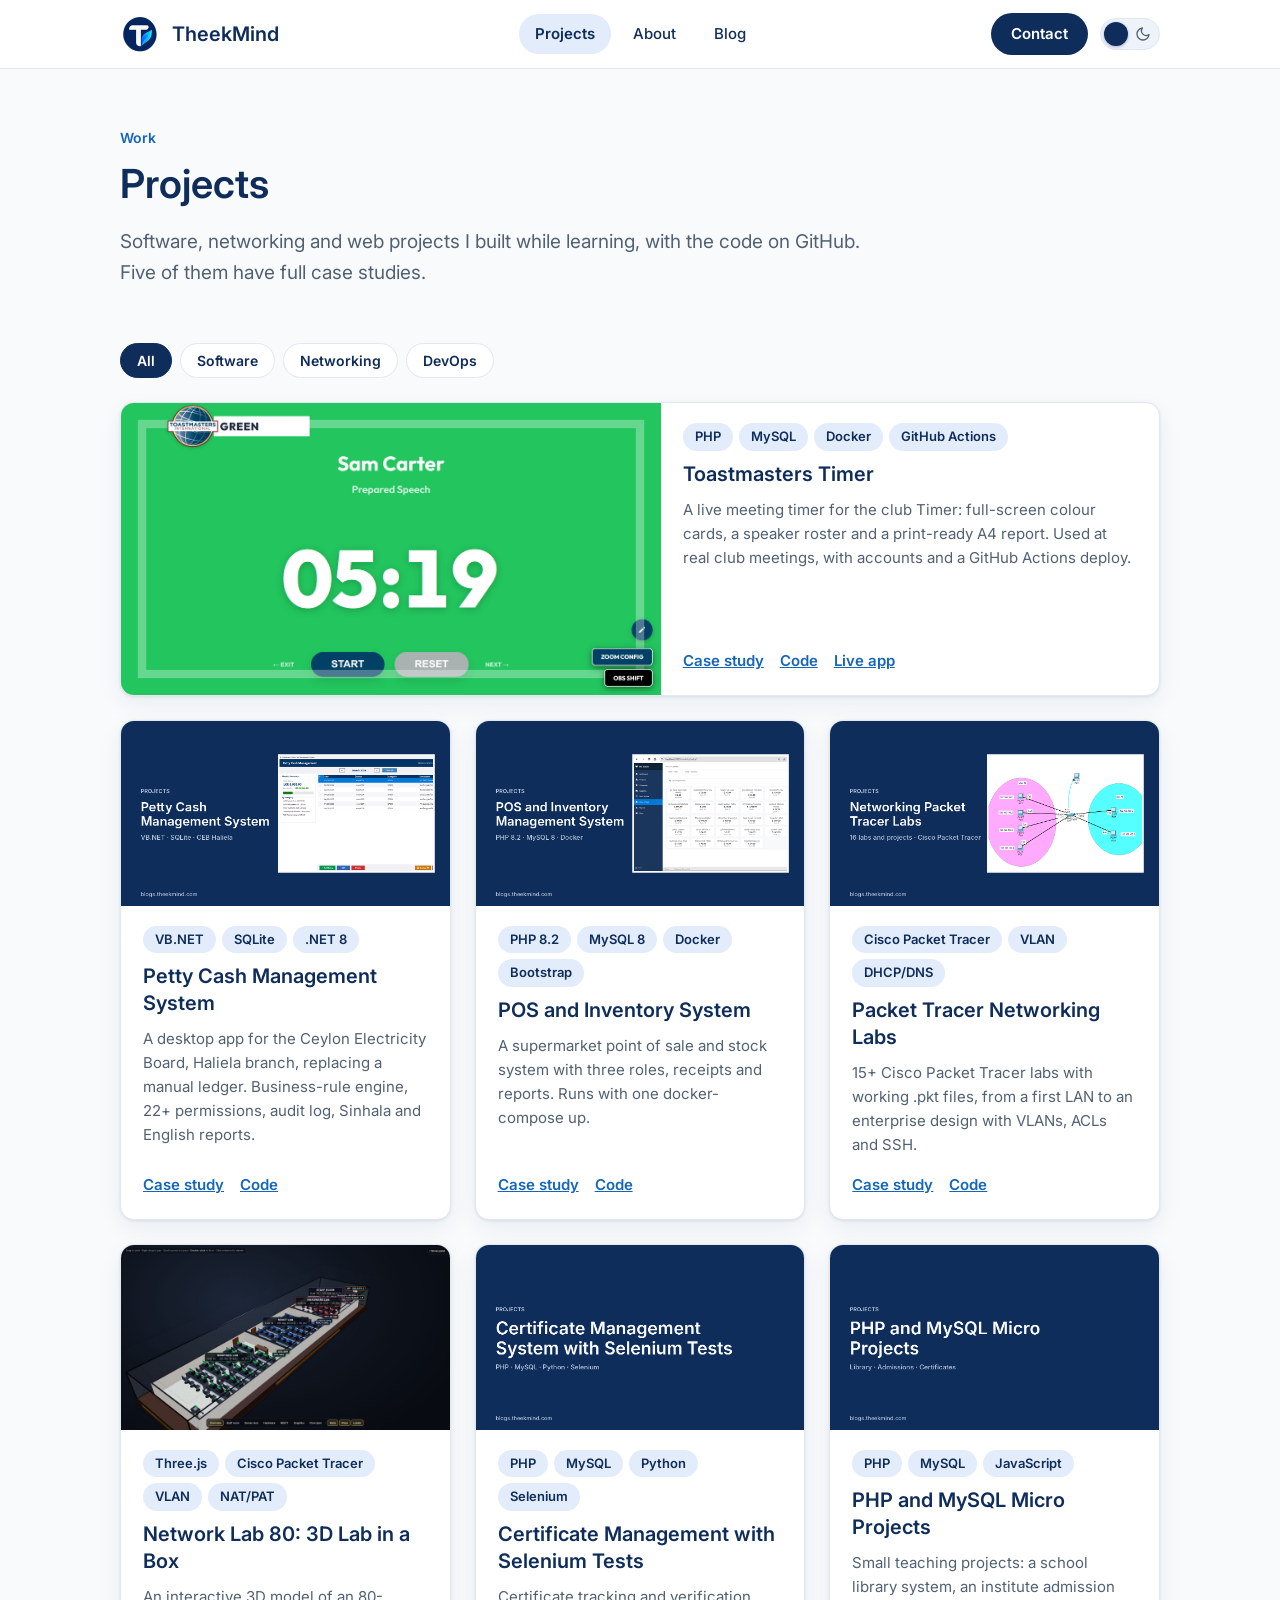
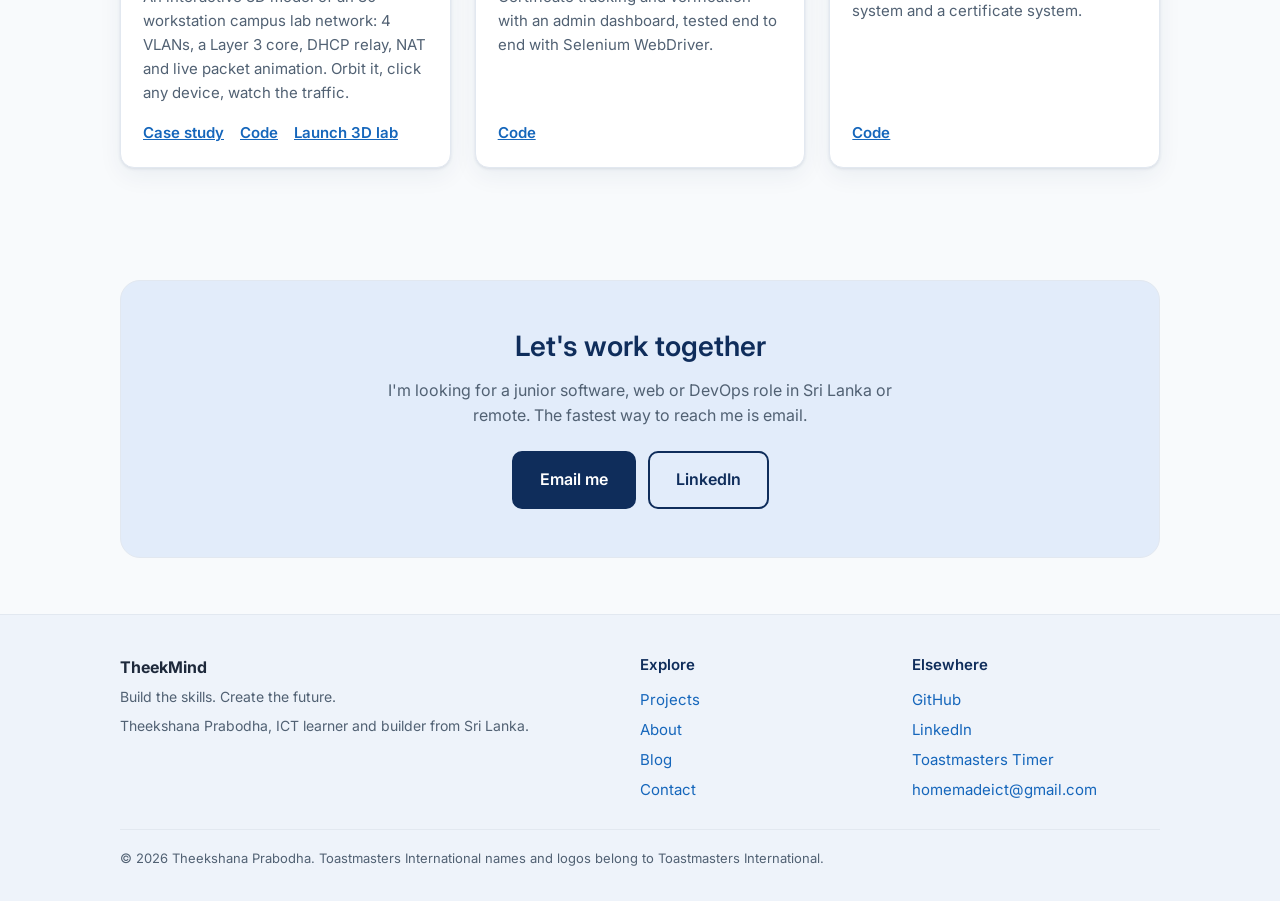
<file: docs/projects.html>
<!doctype html>
<html lang="en">
<head>
<meta charset="utf-8">
<meta name="viewport" content="width=device-width,initial-scale=1">
<title>Projects | TheekMind</title>
<meta name="description" content="Software, networking and DevOps projects by Theekshana Prabodha, with case studies and code.">
<link rel="canonical" href="https://theekmind.com/projects.html">
<link rel="icon" href="assets/favicon.ico" sizes="any">
<link rel="icon" type="image/png" sizes="32x32" href="assets/favicon-32.png">
<link rel="icon" type="image/png" sizes="16x16" href="assets/favicon-16.png">
<link rel="icon" type="image/png" sizes="96x96" href="assets/favicon-96.png">
<link rel="manifest" href="site.webmanifest">
<link rel="apple-touch-icon" href="assets/apple-touch-icon.png">
<meta property="og:type" content="website">
<meta property="og:site_name" content="TheekMind">
<meta property="og:title" content="Projects | TheekMind">
<meta property="og:description" content="Software, networking and DevOps projects by Theekshana Prabodha, with case studies and code.">
<meta property="og:url" content="https://theekmind.com/projects.html">
<meta property="og:image" content="https://theekmind.com/assets/og-image.png">
<meta name="twitter:card" content="summary_large_image">
<meta name="theme-color" content="#0F2D5B">
<script>document.documentElement.classList.add('js');try{var t=localStorage.getItem('tm-theme');if(t)document.documentElement.setAttribute('data-theme',t)}catch(e){}</script>
<link rel="preconnect" href="https://fonts.googleapis.com">
<link rel="preconnect" href="https://fonts.gstatic.com" crossorigin>
<link rel="stylesheet" href="https://fonts.googleapis.com/css2?family=Inter:wght@400;500;600&display=swap">
<link rel="stylesheet" href="styles.css">

</head>
<body>
<a class="skip" href="#main">Skip to content</a>
<header class="site-header">
  <div class="wrap bar">
    <a class="brand" href="index.html"><img src="assets/logo-80.png" alt="" width="40" height="40">TheekMind</a>
    <nav class="nav" id="nav" aria-label="Main"><a href="projects.html" aria-current="page">Projects</a><a href="about.html">About</a><a href="https://blogs.theekmind.com">Blog</a><a class="only-small cta-link" href="contact.html">Contact</a></nav>
    <div class="actions">
      <a class="pill" href="contact.html">Contact</a>
      <button class="switch" id="theme" type="button" role="switch" aria-checked="false" aria-label="Dark mode">
        <svg class="ico sun" viewBox="0 0 24 24" aria-hidden="true"><circle cx="12" cy="12" r="4"/><path d="M12 2v2M12 20v2M4.9 4.9l1.4 1.4M17.7 17.7l1.4 1.4M2 12h2M20 12h2M4.9 19.1l1.4-1.4M17.7 6.3l1.4-1.4"/></svg>
        <svg class="ico moon" viewBox="0 0 24 24" aria-hidden="true"><path d="M21 12.8A9 9 0 1 1 11.2 3a7 7 0 0 0 9.8 9.8z"/></svg>
        <span class="knob"></span>
      </button>
      <button class="menu-btn" id="menu" type="button" aria-label="Menu" aria-controls="nav" aria-expanded="false"><svg viewBox="0 0 24 24" aria-hidden="true"><path d="M4 7h16M4 12h16M4 17h16"/></svg></button>
    </div>
  </div>
</header>
<main id="main">
<div class="wrap"><div class="cs-hero" style="padding-top:56px"><span class="eyebrow">Work</span><h1>Projects</h1>
<p class="lead">Software, networking and web projects I built while learning, with the code on GitHub. Five of them have full case studies.</p></div></div>
<section class="block" style="border-top:0;padding-top:0"><div class="wrap"><div class="filters" id="filters" hidden role="group" aria-label="Filter projects"><button type="button" data-filter="all" aria-pressed="true">All</button><button type="button" data-filter="software" aria-pressed="false">Software</button><button type="button" data-filter="networking" aria-pressed="false">Networking</button><button type="button" data-filter="devops" aria-pressed="false">DevOps</button></div><div class="projects"><article class="pcard feature reveal" data-cats="software devops"><img src="assets/timer/timer-green.png" alt="" width="1200" height="649" loading="lazy"><div class="body"><div class="tags"><span class="chip">PHP</span><span class="chip">MySQL</span><span class="chip">Docker</span><span class="chip">GitHub Actions</span></div><h3>Toastmasters Timer</h3><p>A live meeting timer for the club Timer: full-screen colour cards, a speaker roster and a print-ready A4 report. Used at real club meetings, with accounts and a GitHub Actions deploy.</p><div class="links"><a href="timer.html">Case study</a><a href="https://github.com/HomemadeICT/toastmasters-timer">Code</a><a href="https://tmtimer.theekmind.com">Live app</a></div></div></article><article class="pcard reveal" data-cats="software"><img src="assets/covers/cover-petty-cash.png" alt="" width="1200" height="675" loading="lazy"><div class="body"><div class="tags"><span class="chip">VB.NET</span><span class="chip">SQLite</span><span class="chip">.NET 8</span></div><h3>Petty Cash Management System</h3><p>A desktop app for the Ceylon Electricity Board, Haliela branch, replacing a manual ledger. Business-rule engine, 22+ permissions, audit log, Sinhala and English reports.</p><div class="links"><a href="petty-cash.html">Case study</a><a href="https://github.com/HomemadeICT/Petty-Cash-Management-System-Standalone-Deployable-Desktop-App-">Code</a></div></div></article><article class="pcard reveal" data-cats="software devops"><img src="assets/covers/cover-pos-ims.png" alt="" width="1200" height="675" loading="lazy"><div class="body"><div class="tags"><span class="chip">PHP 8.2</span><span class="chip">MySQL 8</span><span class="chip">Docker</span><span class="chip">Bootstrap</span></div><h3>POS and Inventory System</h3><p>A supermarket point of sale and stock system with three roles, receipts and reports. Runs with one docker-compose up.</p><div class="links"><a href="pos-inventory.html">Case study</a><a href="https://github.com/HomemadeICT/NVQ-Level-5-POS-IMS">Code</a></div></div></article><article class="pcard reveal" data-cats="networking"><img src="assets/covers/cover-packet-tracer-labs.png" alt="" width="1200" height="675" loading="lazy"><div class="body"><div class="tags"><span class="chip">Cisco Packet Tracer</span><span class="chip">VLAN</span><span class="chip">DHCP/DNS</span></div><h3>Packet Tracer Networking Labs</h3><p>15+ Cisco Packet Tracer labs with working .pkt files, from a first LAN to an enterprise design with VLANs, ACLs and SSH.</p><div class="links"><a href="packet-tracer-labs.html">Case study</a><a href="https://github.com/HomemadeICT/networking-packet-tracer-labs">Code</a></div></div></article><article class="pcard reveal" data-cats="networking"><img src="assets/shots/lab80-overview.jpg" alt="" width="1600" height="900" loading="lazy"><div class="body"><div class="tags"><span class="chip">Three.js</span><span class="chip">Cisco Packet Tracer</span><span class="chip">VLAN</span><span class="chip">NAT/PAT</span></div><h3>Network Lab 80: 3D Lab in a Box</h3><p>An interactive 3D model of an 80-workstation campus lab network: 4 VLANs, a Layer 3 core, DHCP relay, NAT and live packet animation. Orbit it, click any device, watch the traffic.</p><div class="links"><a href="network-lab.html">Case study</a><a href="https://github.com/HomemadeICT/LAN-Proposal-Project">Code</a><a href="network-lab-80/">Launch 3D lab</a></div></div></article><article class="pcard reveal" data-cats="software"><img src="assets/covers/cover-selenium-certificates.png" alt="" width="1200" height="675" loading="lazy"><div class="body"><div class="tags"><span class="chip">PHP</span><span class="chip">MySQL</span><span class="chip">Python</span><span class="chip">Selenium</span></div><h3>Certificate Management with Selenium Tests</h3><p>Certificate tracking and verification with an admin dashboard, tested end to end with Selenium WebDriver.</p><div class="links"><a href="https://github.com/HomemadeICT/Selenium-Automation-Mini-Project-PHP-Mysql-Project-Certificate-Management-System">Code</a></div></div></article><article class="pcard reveal" data-cats="software"><img src="assets/covers/cover-php-micro-projects.png" alt="" width="1200" height="675" loading="lazy"><div class="body"><div class="tags"><span class="chip">PHP</span><span class="chip">MySQL</span><span class="chip">JavaScript</span></div><h3>PHP and MySQL Micro Projects</h3><p>Small teaching projects: a school library system, an institute admission system and a certificate system.</p><div class="links"><a href="https://github.com/HomemadeICT/PHP-MySQL-Micro-Projects">Code</a></div></div></article></div></div></section><div class="wrap"><div class="cta reveal"><h2>Let's work together</h2><p>I'm looking for a junior software, web or DevOps role in Sri Lanka or remote. The fastest way to reach me is email.</p><div class="btns"><a class="btn primary lg" href="mailto:homemadeict@gmail.com">Email me</a><a class="btn lg" href="https://www.linkedin.com/in/theekshana-prabodha/">LinkedIn</a></div></div></div>
</main>
<footer class="site-footer">
  <div class="wrap">
    <div><strong>TheekMind</strong><p>Build the skills. Create the future.</p><p>Theekshana Prabodha, ICT learner and builder from Sri Lanka.</p></div>
    <div><h3>Explore</h3><a href="projects.html">Projects</a><a href="about.html">About</a><a href="https://blogs.theekmind.com">Blog</a><a href="contact.html">Contact</a></div>
    <div><h3>Elsewhere</h3><a href="https://github.com/HomemadeICT">GitHub</a><a href="https://www.linkedin.com/in/theekshana-prabodha/">LinkedIn</a><a href="https://tmtimer.theekmind.com">Toastmasters Timer</a><a href="mailto:homemadeict@gmail.com">homemadeict@gmail.com</a></div>
    <div class="legal">&copy; 2026 Theekshana Prabodha. Toastmasters International names and logos belong to Toastmasters International.</div>
  </div>
</footer>
<script src="site.js" defer></script>
</body>
</html>
</file>
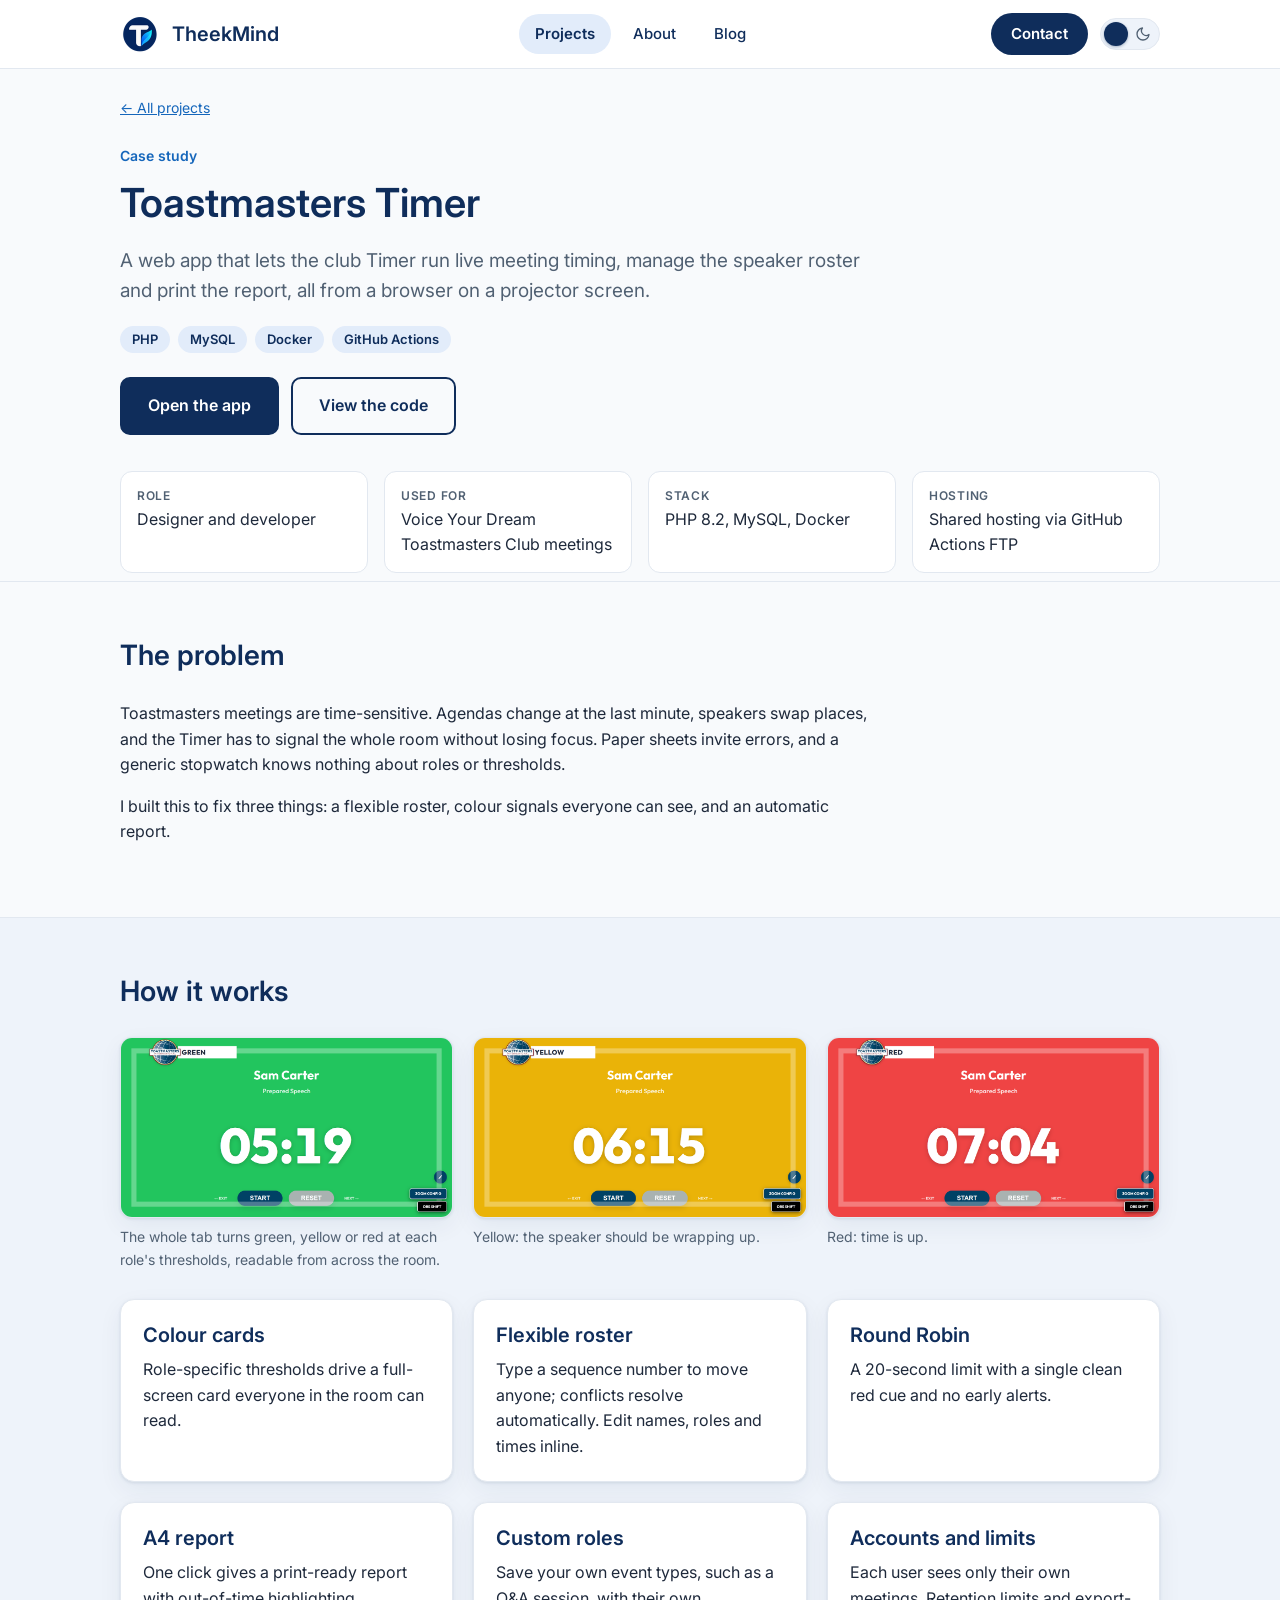
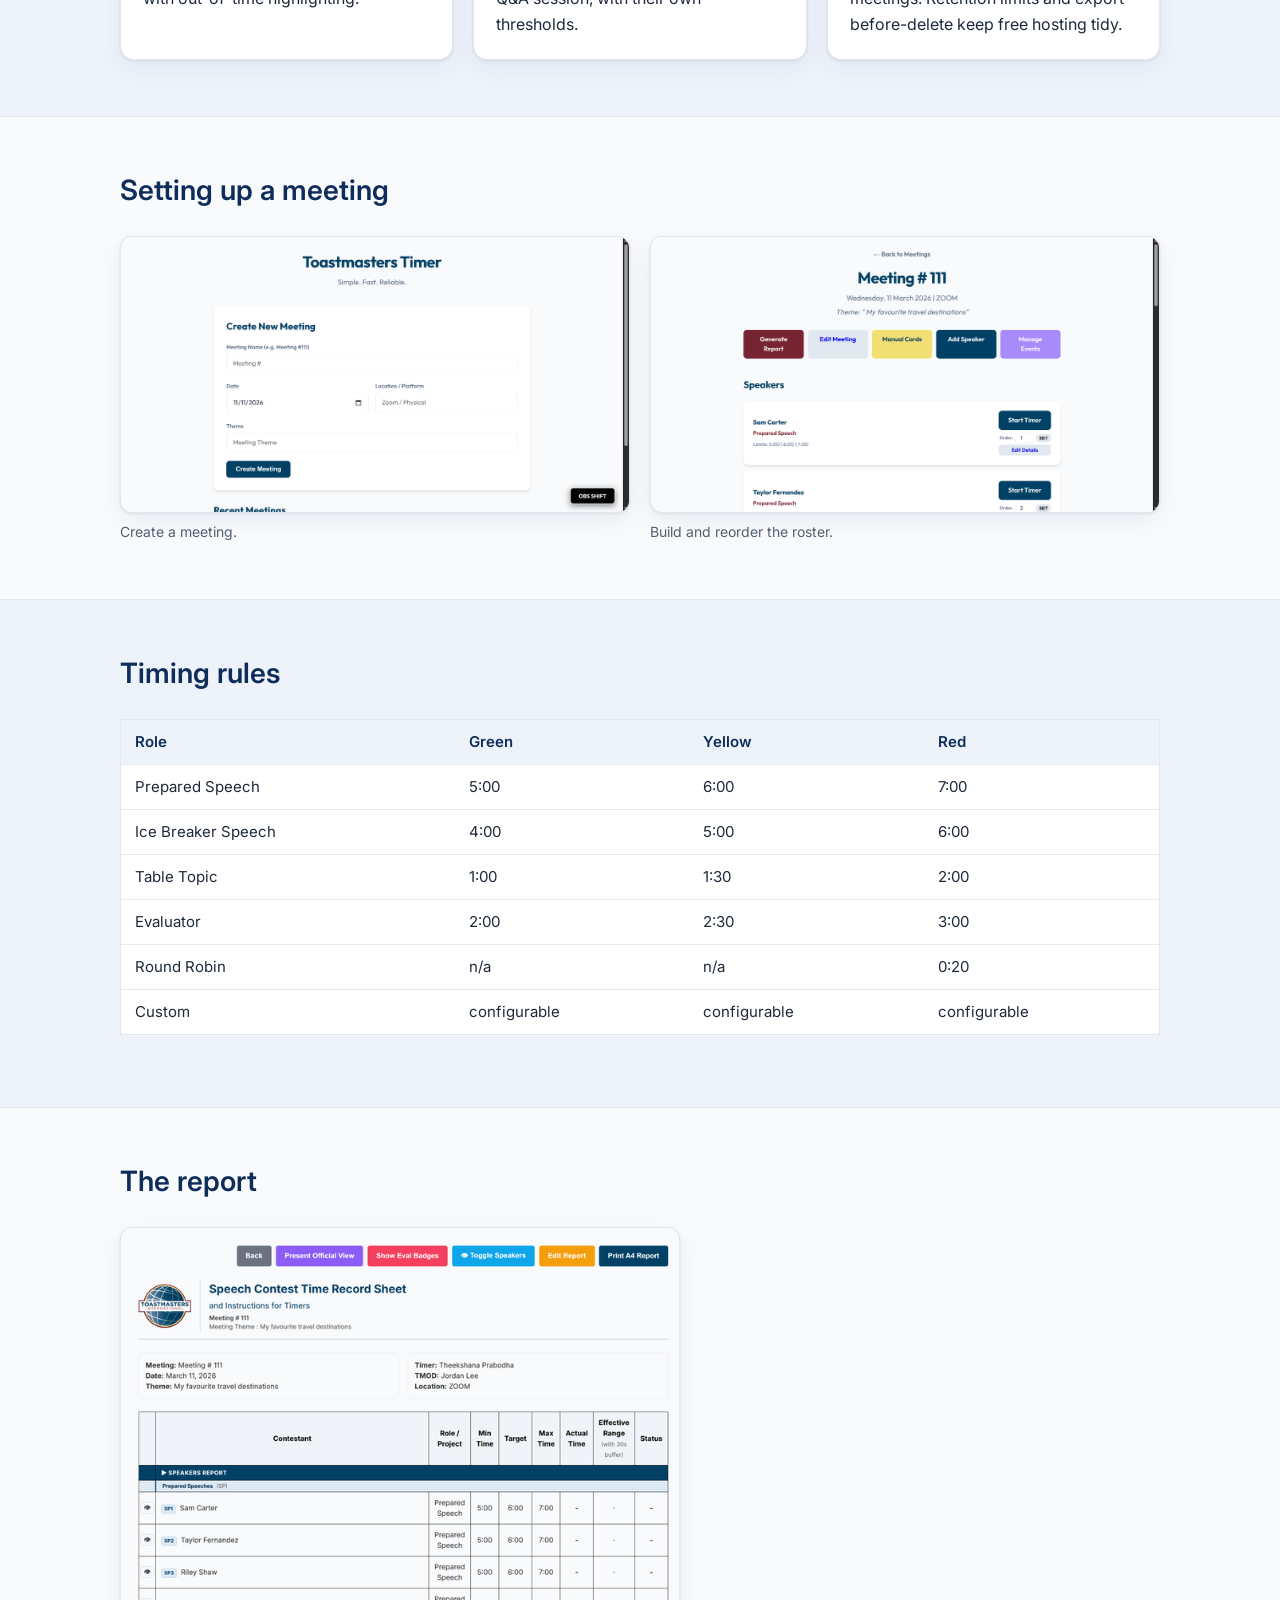
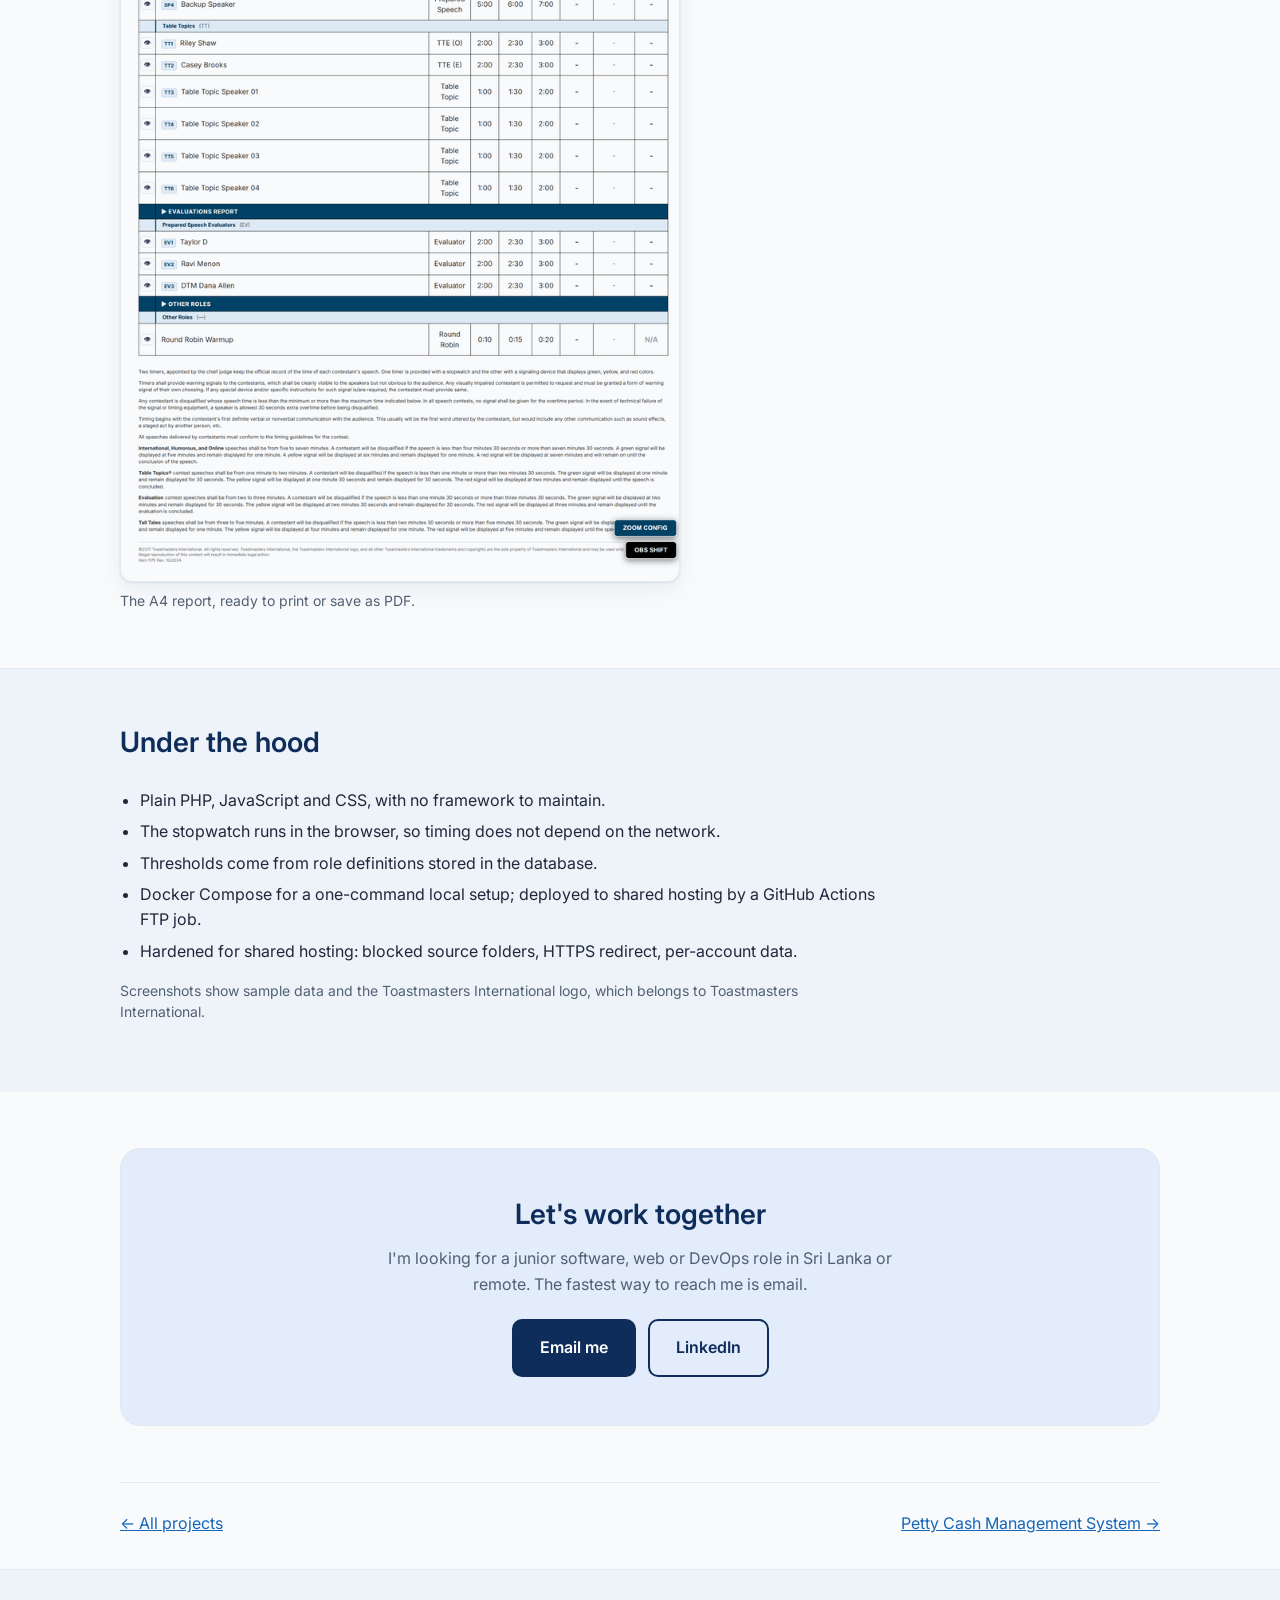
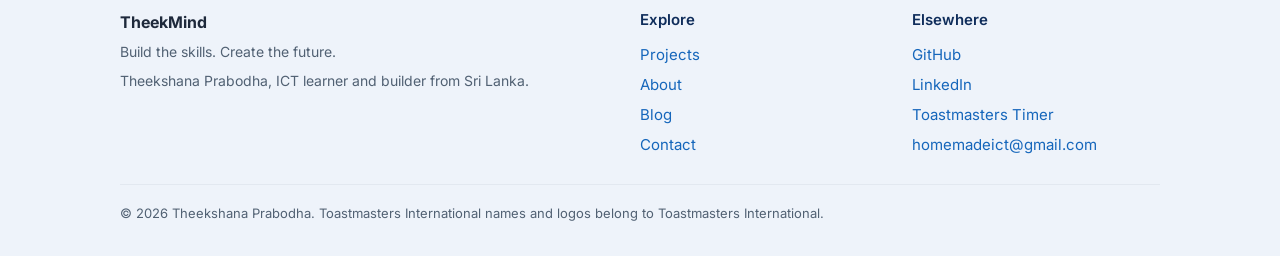
<file: docs/timer.html>
<!doctype html>
<html lang="en">
<head>
<meta charset="utf-8">
<meta name="viewport" content="width=device-width,initial-scale=1">
<title>Toastmasters Timer | TheekMind</title>
<meta name="description" content="A web app for live Toastmasters meeting timing: colour cards, speaker roster and A4 reports.">
<link rel="canonical" href="https://theekmind.com/timer.html">
<link rel="icon" href="assets/favicon.ico" sizes="any">
<link rel="icon" type="image/png" sizes="32x32" href="assets/favicon-32.png">
<link rel="icon" type="image/png" sizes="16x16" href="assets/favicon-16.png">
<link rel="icon" type="image/png" sizes="96x96" href="assets/favicon-96.png">
<link rel="manifest" href="site.webmanifest">
<link rel="apple-touch-icon" href="assets/apple-touch-icon.png">
<meta property="og:type" content="website">
<meta property="og:site_name" content="TheekMind">
<meta property="og:title" content="Toastmasters Timer | TheekMind">
<meta property="og:description" content="A web app for live Toastmasters meeting timing: colour cards, speaker roster and A4 reports.">
<meta property="og:url" content="https://theekmind.com/timer.html">
<meta property="og:image" content="https://theekmind.com/assets/og-image.png">
<meta name="twitter:card" content="summary_large_image">
<meta name="theme-color" content="#0F2D5B">
<script>document.documentElement.classList.add('js');try{var t=localStorage.getItem('tm-theme');if(t)document.documentElement.setAttribute('data-theme',t)}catch(e){}</script>
<link rel="preconnect" href="https://fonts.googleapis.com">
<link rel="preconnect" href="https://fonts.gstatic.com" crossorigin>
<link rel="stylesheet" href="https://fonts.googleapis.com/css2?family=Inter:wght@400;500;600&display=swap">
<link rel="stylesheet" href="styles.css">

</head>
<body>
<a class="skip" href="#main">Skip to content</a>
<header class="site-header">
  <div class="wrap bar">
    <a class="brand" href="index.html"><img src="assets/logo-80.png" alt="" width="40" height="40">TheekMind</a>
    <nav class="nav" id="nav" aria-label="Main"><a href="projects.html" aria-current="page">Projects</a><a href="about.html">About</a><a href="https://blogs.theekmind.com">Blog</a><a class="only-small cta-link" href="contact.html">Contact</a></nav>
    <div class="actions">
      <a class="pill" href="contact.html">Contact</a>
      <button class="switch" id="theme" type="button" role="switch" aria-checked="false" aria-label="Dark mode">
        <svg class="ico sun" viewBox="0 0 24 24" aria-hidden="true"><circle cx="12" cy="12" r="4"/><path d="M12 2v2M12 20v2M4.9 4.9l1.4 1.4M17.7 17.7l1.4 1.4M2 12h2M20 12h2M4.9 19.1l1.4-1.4M17.7 6.3l1.4-1.4"/></svg>
        <svg class="ico moon" viewBox="0 0 24 24" aria-hidden="true"><path d="M21 12.8A9 9 0 1 1 11.2 3a7 7 0 0 0 9.8 9.8z"/></svg>
        <span class="knob"></span>
      </button>
      <button class="menu-btn" id="menu" type="button" aria-label="Menu" aria-controls="nav" aria-expanded="false"><svg viewBox="0 0 24 24" aria-hidden="true"><path d="M4 7h16M4 12h16M4 17h16"/></svg></button>
    </div>
  </div>
</header>
<main id="main">
<div class="wrap"><p class="crumbs"><a href="projects.html">&larr; All projects</a></p>
<div class="cs-hero"><span class="eyebrow">Case study</span><h1>Toastmasters Timer</h1><p class="lead">A web app that lets the club Timer run live meeting timing, manage the speaker roster and print the report, all from a browser on a projector screen.</p><ul class="roles"><li>PHP</li><li>MySQL</li><li>Docker</li><li>GitHub Actions</li></ul>
<div class="btns"><a class="btn primary lg" href="https://tmtimer.theekmind.com">Open the app</a><a class="btn lg" href="https://github.com/HomemadeICT/toastmasters-timer">View the code</a></div></div>
<ul class="facts"><li><b>Role</b>Designer and developer</li><li><b>Used for</b>Voice Your Dream Toastmasters Club meetings</li><li><b>Stack</b>PHP 8.2, MySQL, Docker</li><li><b>Hosting</b>Shared hosting via GitHub Actions FTP</li></ul></div><section class="block reveal"><div class="wrap"><div class="section-head"><h2>The problem</h2></div><div class="prose"><p>Toastmasters meetings are time-sensitive. Agendas change at the last minute, speakers swap places, and the Timer has to signal the whole room without losing focus. Paper sheets invite errors, and a generic stopwatch knows nothing about roles or thresholds.</p>
<p>I built this to fix three things: a flexible roster, colour signals everyone can see, and an automatic report.</p></div></div></section><section class="block reveal alt"><div class="wrap"><div class="section-head"><h2>How it works</h2></div><div class="gallery"><figure><img src="assets/timer/timer-green.png" alt="Full-screen green timer card" width="1200" height="649" loading="lazy"><figcaption>The whole tab turns green, yellow or red at each role's thresholds, readable from across the room.</figcaption></figure><figure><img src="assets/timer/timer-yellow.png" alt="Full-screen yellow timer card" width="1200" height="649" loading="lazy"><figcaption>Yellow: the speaker should be wrapping up.</figcaption></figure><figure><img src="assets/timer/timer-red.png" alt="Full-screen red timer card" width="1200" height="649" loading="lazy"><figcaption>Red: time is up.</figcaption></figure></div><div class="grid cols-3" style="margin-top:28px"><div class="card"><h3>Colour cards</h3><p>Role-specific thresholds drive a full-screen card everyone in the room can read.</p></div><div class="card"><h3>Flexible roster</h3><p>Type a sequence number to move anyone; conflicts resolve automatically. Edit names, roles and times inline.</p></div><div class="card"><h3>Round Robin</h3><p>A 20-second limit with a single clean red cue and no early alerts.</p></div><div class="card"><h3>A4 report</h3><p>One click gives a print-ready report with out-of-time highlighting.</p></div><div class="card"><h3>Custom roles</h3><p>Save your own event types, such as a Q&amp;A session, with their own thresholds.</p></div><div class="card"><h3>Accounts and limits</h3><p>Each user sees only their own meetings. Retention limits and export-before-delete keep free hosting tidy.</p></div></div></div></section><section class="block reveal"><div class="wrap"><div class="section-head"><h2>Setting up a meeting</h2></div><div class="gallery"><figure><img src="assets/timer/meetings.png" alt="Create a meeting" width="1200" height="649" loading="lazy"><figcaption>Create a meeting.</figcaption></figure><figure><img src="assets/timer/roster.png" alt="Speaker roster" width="1200" height="649" loading="lazy"><figcaption>Build and reorder the roster.</figcaption></figure></div></div></section><section class="block reveal alt"><div class="wrap"><div class="section-head"><h2>Timing rules</h2></div><div class="tablewrap"><table><thead><tr><th>Role</th><th>Green</th><th>Yellow</th><th>Red</th></tr></thead><tbody><tr><td>Prepared Speech</td><td>5:00</td><td>6:00</td><td>7:00</td></tr><tr><td>Ice Breaker Speech</td><td>4:00</td><td>5:00</td><td>6:00</td></tr><tr><td>Table Topic</td><td>1:00</td><td>1:30</td><td>2:00</td></tr><tr><td>Evaluator</td><td>2:00</td><td>2:30</td><td>3:00</td></tr><tr><td>Round Robin</td><td>n/a</td><td>n/a</td><td>0:20</td></tr><tr><td>Custom</td><td>configurable</td><td>configurable</td><td>configurable</td></tr></tbody></table></div></div></section><section class="block reveal"><div class="wrap"><div class="section-head"><h2>The report</h2></div><div style="max-width:560px"><figure><img src="assets/timer/report.png" alt="Print-ready A4 timer report" width="700" height="1195" loading="lazy"><figcaption>The A4 report, ready to print or save as PDF.</figcaption></figure></div></div></section><section class="block reveal alt"><div class="wrap"><div class="section-head"><h2>Under the hood</h2></div><div class="prose"><ul><li>Plain PHP, JavaScript and CSS, with no framework to maintain.</li>
<li>The stopwatch runs in the browser, so timing does not depend on the network.</li>
<li>Thresholds come from role definitions stored in the database.</li>
<li>Docker Compose for a one-command local setup; deployed to shared hosting by a GitHub Actions FTP job.</li>
<li>Hardened for shared hosting: blocked source folders, HTTPS redirect, per-account data.</li></ul>
<p class="small">Screenshots show sample data and the Toastmasters International logo, which belongs to Toastmasters International.</p></div></div></section><div class="wrap"><div class="cta reveal"><h2>Let's work together</h2><p>I'm looking for a junior software, web or DevOps role in Sri Lanka or remote. The fastest way to reach me is email.</p><div class="btns"><a class="btn primary lg" href="mailto:homemadeict@gmail.com">Email me</a><a class="btn lg" href="https://www.linkedin.com/in/theekshana-prabodha/">LinkedIn</a></div></div></div><div class="wrap"><div class="next"><a href="projects.html">&larr; All projects</a><a href="petty-cash.html">Petty Cash Management System &rarr;</a></div></div>
</main>
<footer class="site-footer">
  <div class="wrap">
    <div><strong>TheekMind</strong><p>Build the skills. Create the future.</p><p>Theekshana Prabodha, ICT learner and builder from Sri Lanka.</p></div>
    <div><h3>Explore</h3><a href="projects.html">Projects</a><a href="about.html">About</a><a href="https://blogs.theekmind.com">Blog</a><a href="contact.html">Contact</a></div>
    <div><h3>Elsewhere</h3><a href="https://github.com/HomemadeICT">GitHub</a><a href="https://www.linkedin.com/in/theekshana-prabodha/">LinkedIn</a><a href="https://tmtimer.theekmind.com">Toastmasters Timer</a><a href="mailto:homemadeict@gmail.com">homemadeict@gmail.com</a></div>
    <div class="legal">&copy; 2026 Theekshana Prabodha. Toastmasters International names and logos belong to Toastmasters International.</div>
  </div>
</footer>
<script src="site.js" defer></script>
</body>
</html>
</file>
<file: docs/styles.css>
/* TheekMind portfolio. Brand: Navy #0F2D5B, Blue #1E7FE0 (brand only, not body text), Slate #647488, Light #F8FAFC, Link #1566BB. Inter 400/500/600. */
:root{
  --navy:#0F2D5B;--blue:#1E7FE0;
  --bg:#F8FAFC;--surface:#fff;--soft:#EEF3FA;--text:#1E293B;--head:#0F2D5B;--muted:#516173;--line:#E2E8F0;
  --link:#1566BB;--btn:#0F2D5B;--btn-text:#fff;--chip:#E2ECFA;--chip-text:#0F2D5B;
  --shadow:0 1px 3px rgb(15 45 91/.10),0 8px 24px rgb(15 45 91/.06);--shadow-hover:0 2px 6px rgb(15 45 91/.14),0 14px 32px rgb(15 45 91/.14);
  --radius:14px;--ok:#15803d;
}
:root[data-theme="dark"]{color-scheme:dark;
  --bg:#0B1220;--surface:#111B2E;--soft:#0F1A2D;--text:#D9E2EF;--head:#F1F5FB;--muted:#9AA9BF;--line:#22304A;
  --link:#7DB4F5;--btn:#1566BB;--btn-text:#fff;--chip:#1A2A47;--chip-text:#CFE2FA;
  --shadow:0 1px 3px rgb(0 0 0/.4);--shadow-hover:0 10px 28px rgb(0 0 0/.5);--ok:#4ade80;
}
*{box-sizing:border-box}
html{color-scheme:light;scroll-behavior:smooth;scroll-padding-top:76px}
body{margin:0;font:400 16px/1.6 Inter,-apple-system,"Segoe UI",Roboto,sans-serif;color:var(--text);background:var(--bg);-webkit-text-size-adjust:100%}
img{max-width:100%;height:auto}
a{color:var(--link)}
h1,h2,h3{font-weight:600;color:var(--head);margin:0 0 .5em}
h1{font-size:40px;line-height:1.15}
h2{font-size:28px;line-height:1.25}
h3{font-size:20px;line-height:1.35}
p{margin:0 0 1em}
ul{padding-left:1.25em}
code{font-family:ui-monospace,SFMono-Regular,Menlo,monospace;font-size:.92em;background:var(--soft);padding:.1em .35em;border-radius:5px}
.wrap{max-width:1080px;margin:0 auto;padding:0 20px}
.small{font-size:14px;line-height:1.5;color:var(--muted)}
.skip{position:absolute;left:-999px;top:8px;background:#fff;color:var(--navy);padding:8px 14px;border-radius:8px;z-index:100}
.skip:focus{left:8px}
:focus-visible{outline:3px solid var(--blue);outline-offset:3px;border-radius:6px}

/* header */
.site-header{position:sticky;top:0;z-index:50;background:var(--surface);color:var(--head);border-bottom:1px solid var(--line)}
.site-header .bar{display:grid;grid-template-columns:1fr auto 1fr;align-items:center;gap:20px;min-height:68px}
.brand{display:flex;align-items:center;gap:12px;color:var(--head);text-decoration:none;font-weight:600;font-size:20px;justify-self:start}
.brand img{width:40px;height:40px;border-radius:50%}
.nav{display:flex;align-items:center;gap:6px;justify-self:center}
.nav a{color:var(--head);text-decoration:none;font-size:15px;font-weight:500;padding:8px 16px;border-radius:999px;transition:background .15s,color .15s}
.nav a:hover{background:var(--soft)}
.nav a[aria-current="page"]{background:var(--chip);color:var(--chip-text);font-weight:600}
.nav .only-small{display:none}
.actions{display:flex;align-items:center;gap:12px;justify-self:end}
.pill{display:inline-block;background:var(--btn);color:var(--btn-text);padding:9px 20px;border-radius:999px;font-weight:600;font-size:15px;text-decoration:none;transition:box-shadow .15s,transform .15s}
.pill:hover{box-shadow:var(--shadow);transform:translateY(-1px)}
.pill[aria-current="page"]{box-shadow:0 0 0 3px var(--chip)}

/* light / dark switch */
.switch{position:relative;display:none;width:60px;height:32px;padding:0;border-radius:999px;border:1px solid var(--line);background:var(--soft);cursor:pointer;transition:background .25s,border-color .25s}
.js .switch{display:inline-block}
.switch:hover{border-color:var(--link)}
.switch .ico{position:absolute;top:50%;width:16px;height:16px;margin-top:-8px;fill:none;stroke:currentColor;stroke-width:2;stroke-linecap:round;stroke-linejoin:round;color:var(--muted);transition:opacity .25s}
.switch .sun{left:8px}
.switch .moon{right:8px}
.switch .knob{position:absolute;top:3px;left:3px;width:24px;height:24px;border-radius:50%;background:var(--navy);box-shadow:0 1px 3px rgb(15 45 91/.35);transition:transform .25s cubic-bezier(.4,0,.2,1),background .25s}
.switch[aria-checked="true"] .knob{transform:translateX(28px);background:var(--blue)}
.switch[aria-checked="false"] .sun,.switch[aria-checked="true"] .moon{opacity:0}
.switch .ico.on{color:#fff}

.menu-btn{display:none;width:40px;height:40px;border-radius:50%;border:1px solid var(--line);background:var(--surface);color:var(--head);cursor:pointer;place-items:center}
.menu-btn svg{width:20px;height:20px;stroke:currentColor;stroke-width:2;fill:none;stroke-linecap:round}
.menu-btn:hover{background:var(--soft)}
@media (max-width:860px){
  .site-header .bar{grid-template-columns:1fr auto;min-height:64px}
  .actions{gap:10px}
  .actions .pill{display:none}
  .js .menu-btn{display:inline-grid}
  .nav{grid-column:1/-1;grid-row:2;justify-self:stretch;flex-wrap:wrap;padding:0 0 10px}
  .js .nav{display:none;flex-direction:column;align-items:stretch;gap:2px;padding:4px 0 14px;border-top:1px solid var(--line)}
  .js .nav.open{display:flex}
  .nav a{padding:12px 14px}
  .nav .only-small{display:block}
  .nav .only-small.cta-link{background:var(--btn);color:var(--btn-text);text-align:center;margin-top:6px;font-weight:600}
}

/* hero */
.hero{display:grid;grid-template-columns:1.05fr .95fr;gap:48px;align-items:center;padding:72px 0 48px}
.eyebrow{display:inline-block;font-size:14px;font-weight:600;color:var(--link);margin-bottom:12px}
.hero h1{font-size:48px;line-height:1.1}
.hero .lead{font-size:19px;color:var(--muted);max-width:54ch}
.roles{display:flex;flex-wrap:wrap;gap:8px;margin:0 0 24px;padding:0;list-style:none}
.roles li,.chip{background:var(--chip);color:var(--chip-text);font-size:13px;font-weight:600;padding:4px 12px;border-radius:999px;line-height:1.5}
.btns{display:flex;gap:12px;flex-wrap:wrap;margin-top:8px}
.btn{display:inline-flex;align-items:center;gap:8px;padding:12px 22px;border-radius:10px;font-weight:600;text-decoration:none;border:2px solid var(--btn);color:var(--head);background:transparent;font-size:16px}
.btn.primary{background:var(--btn);color:var(--btn-text)}
.btn:hover{transform:translateY(-1px);box-shadow:var(--shadow)}
.btn.lg{padding:14px 26px}
.note{margin-top:16px;font-size:14px;color:var(--muted)}
.collage{position:relative;padding:0 0 56px}
.frame{background:var(--surface);border:1px solid var(--line);border-radius:12px;box-shadow:var(--shadow-hover);overflow:hidden}
.frame .bar{display:flex;gap:6px;padding:9px 12px;background:var(--soft);border-bottom:1px solid var(--line)}
.frame .bar i{width:10px;height:10px;border-radius:50%;background:var(--line);display:block}
.frame img{display:block;width:100%;height:auto}
.collage .frame.back{width:88%}
.collage .frame.front{position:absolute;width:60%;right:0;bottom:0}
@media (max-width:900px){
  .hero{grid-template-columns:1fr;gap:32px;padding:40px 0 32px}
  .hero h1{font-size:34px}
  .collage .frame.front{width:56%}
}

/* generic sections */
section.block{padding:56px 0;border-top:1px solid var(--line)}
section.block.alt{background:var(--soft)}
.section-head{max-width:62ch;margin-bottom:28px}
.section-head p{color:var(--muted);margin:0}
.grid{display:grid;gap:20px;grid-template-columns:repeat(auto-fit,minmax(260px,1fr))}
.grid.cols-3{grid-template-columns:repeat(auto-fit,minmax(280px,1fr))}
.card{background:var(--surface);border:1px solid var(--line);border-radius:var(--radius);padding:22px;box-shadow:var(--shadow)}
.card h3{margin-bottom:.4em}
.card p:last-child{margin-bottom:0}

/* proof stats */
.stats{display:grid;gap:16px;grid-template-columns:repeat(auto-fit,minmax(200px,1fr));padding:8px 0 56px}
.stat{background:var(--surface);border:1px solid var(--line);border-radius:var(--radius);padding:18px 20px;box-shadow:var(--shadow)}
.stat b{display:block;font-size:30px;line-height:1.1;color:var(--head);font-weight:600}
.stat span{font-size:14px;color:var(--muted);line-height:1.4;display:block;margin-top:4px}

/* project cards */
.filters{display:flex;gap:8px;flex-wrap:wrap;margin-bottom:24px}
.filters[hidden]{display:none}
.filters button{font:600 14px Inter,sans-serif;padding:8px 16px;border-radius:999px;border:1px solid var(--line);background:var(--surface);color:var(--head);cursor:pointer}
.filters button[aria-pressed="true"]{background:var(--btn);color:var(--btn-text);border-color:var(--btn)}
.projects{display:grid;gap:24px;grid-template-columns:repeat(auto-fill,minmax(310px,1fr))}
.pcard{display:flex;flex-direction:column;background:var(--surface);border:1px solid var(--line);border-radius:var(--radius);overflow:hidden;box-shadow:var(--shadow);transition:box-shadow .2s,transform .2s}
.pcard:hover{box-shadow:var(--shadow-hover);transform:translateY(-3px)}
.pcard img{width:100%;aspect-ratio:16/9;object-fit:cover;display:block;background:var(--navy)}
.pcard .body{padding:20px 22px 22px;display:flex;flex-direction:column;gap:10px;flex:1}
.pcard h3{margin:0}
.pcard p{margin:0;color:var(--muted);font-size:15px}
.pcard .tags{display:flex;gap:6px;flex-wrap:wrap}
.pcard .links{margin-top:auto;display:flex;gap:16px;flex-wrap:wrap;font-weight:600;font-size:15px;padding-top:6px}
.pcard[hidden]{display:none}
.pcard.feature{grid-column:1/-1;flex-direction:row}
.pcard.feature img{width:52%;aspect-ratio:auto;object-fit:cover}
@media (max-width:760px){.pcard.feature{flex-direction:column}.pcard.feature img{width:100%;aspect-ratio:16/9}}

/* skills */
.skills{display:grid;gap:20px;grid-template-columns:repeat(auto-fit,minmax(240px,1fr))}
.skill h3{font-size:17px;margin-bottom:10px}
.skill ul{list-style:none;padding:0;margin:0;display:flex;flex-wrap:wrap;gap:8px}
.skill li{background:var(--chip);color:var(--chip-text);font-size:14px;font-weight:500;padding:4px 12px;border-radius:8px}

/* timeline */
.timeline{list-style:none;margin:0;padding:0 0 0 22px;border-left:2px solid var(--line)}
.timeline li{position:relative;padding:0 0 28px 20px}
.timeline li::before{content:"";position:absolute;left:-30px;top:6px;width:14px;height:14px;border-radius:50%;background:var(--navy);border:3px solid var(--bg)}
:root[data-theme="dark"] .timeline li::before{background:var(--blue)}
.timeline h3{margin-bottom:2px;font-size:18px}
.timeline .when{font-size:14px;color:var(--muted);margin-bottom:6px;display:block}

/* split */
.split{display:grid;grid-template-columns:1fr 1fr;gap:40px;align-items:center}
@media (max-width:860px){.split{grid-template-columns:1fr;gap:24px}}

/* blog */
.posts{display:grid;gap:20px;grid-template-columns:repeat(auto-fit,minmax(280px,1fr))}
.post{display:flex;flex-direction:column;gap:8px;background:var(--surface);border:1px solid var(--line);border-radius:var(--radius);padding:22px;box-shadow:var(--shadow);text-decoration:none;color:var(--text)}
.post:hover{box-shadow:var(--shadow-hover)}
.post h3{margin:0;color:var(--head)}
.post .meta{font-size:13px;color:var(--muted)}

/* CTA band */
.cta{background:var(--chip);color:var(--text);border:1px solid var(--line);border-radius:20px;padding:48px 28px;text-align:center;margin:56px 0}
.cta h2{color:var(--head)}
.cta p{color:var(--muted);max-width:52ch;margin:0 auto 22px}
.cta .btn.primary{background:var(--btn);color:var(--btn-text)}
.cta .btns{justify-content:center}

/* case study */
.crumbs{font-size:14px;margin:28px 0 0}
.cs-hero{padding:24px 0 36px}
.cs-hero .lead{font-size:19px;color:var(--muted);max-width:62ch}
.facts{display:grid;gap:16px;grid-template-columns:repeat(auto-fit,minmax(190px,1fr));margin:0 0 8px;padding:0;list-style:none}
.facts li{background:var(--surface);border:1px solid var(--line);border-radius:12px;padding:14px 16px}
.facts b{display:block;font-size:12px;letter-spacing:.06em;text-transform:uppercase;color:var(--muted);font-weight:600;margin-bottom:2px}
.prose{max-width:760px}
.prose ul{margin:0 0 1em}
.prose li{margin-bottom:.35em}
.gallery{display:grid;gap:20px;grid-template-columns:repeat(auto-fit,minmax(320px,1fr));margin:8px 0 0}
.gallery.one{grid-template-columns:1fr}
figure{margin:0}
figure img{display:block;width:100%;height:auto;border:1px solid var(--line);border-radius:12px;box-shadow:var(--shadow);background:#fff}
figcaption{font-size:14px;color:var(--muted);margin-top:8px}
.tablewrap{overflow-x:auto;margin:0 0 1em}
table{border-collapse:collapse;width:100%;background:var(--surface);border:1px solid var(--line);font-size:15px}
th,td{padding:10px 14px;text-align:left;border-bottom:1px solid var(--line);vertical-align:top}
th{font-weight:600;background:var(--soft);color:var(--head)}
.next{display:flex;justify-content:space-between;gap:16px;flex-wrap:wrap;padding:28px 0 8px;border-top:1px solid var(--line);margin-top:24px}

/* contact */
.contact-list{list-style:none;padding:0;margin:0;display:grid;gap:14px}
.contact-list li{display:flex;gap:16px;align-items:baseline;flex-wrap:wrap;padding:14px 0;border-bottom:1px solid var(--line)}
.contact-list b{min-width:110px;color:var(--head)}

/* footer */
.site-footer{background:var(--soft);color:var(--text);padding:40px 0 32px;margin-top:24px;border-top:1px solid var(--line)}
.site-footer .wrap{display:grid;gap:24px;grid-template-columns:2fr 1fr 1fr}
.site-footer h3{color:var(--head);font-size:15px;margin-bottom:10px}
.site-footer a{color:var(--link);text-decoration:none;display:block;padding:3px 0;font-size:15px}
.site-footer a:hover{text-decoration:underline}
.site-footer p{color:var(--muted);font-size:14px;margin:6px 0 0}
.site-footer .legal{grid-column:1/-1;border-top:1px solid var(--line);padding-top:18px;font-size:13px;color:var(--muted)}
@media (max-width:700px){.site-footer .wrap{grid-template-columns:1fr}}

/* motion */
.js .reveal{opacity:0;transform:translateY(14px);transition:opacity .5s ease,transform .5s ease}
.js .reveal.in{opacity:1;transform:none}
@media (prefers-reduced-motion:reduce){
  html{scroll-behavior:auto}
  .js .reveal{opacity:1;transform:none;transition:none}
  .pcard,.btn,.switch,.switch .knob,.pill,.nav a{transition:none}
}
@media print{.site-header,.site-footer,.cta,.filters{display:none}.js .reveal{opacity:1;transform:none}}
pre{overflow-x:auto;max-width:100%;background:var(--soft);border:1px solid var(--line);padding:14px 16px;border-radius:10px;font-size:14px;line-height:1.5}
pre code{background:none;padding:0}
a.frame{display:block;text-decoration:none}
</file>
